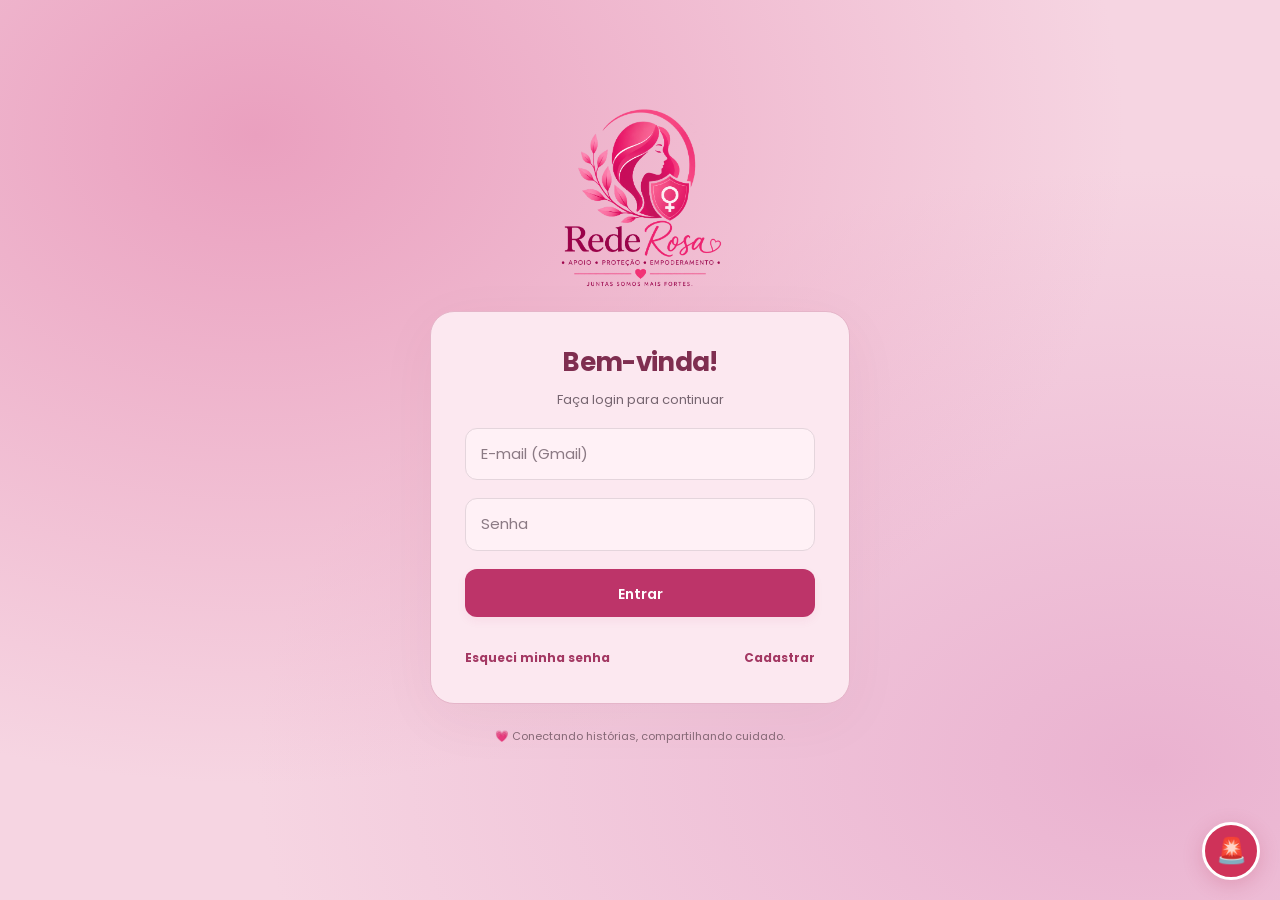
<file: index.html>
<!DOCTYPE html>
<html lang="pt-BR">

<head>

<meta charset="UTF-8">
<meta name="viewport" content="width=device-width, initial-scale=1.0">

<title>Login - Rede Rosa</title>

<link rel="stylesheet" href="css/style.css">

<link href="https://fonts.googleapis.com/css2?family=Poppins:wght@400;600;700&display=swap" rel="stylesheet">

<style>

/* =========================
   RESET
========================= */

* {
    box-sizing: border-box;
    margin: 0;
    padding: 0;
}

/* =========================
   BODY
========================= */

.login-body {
    min-height: 100vh;
    min-height: 100dvh;

    font-family: 'Poppins', sans-serif;

    background: linear-gradient(
        135deg,
        #ffe6eb,
        #ffd6e0
    );

    display: flex;
    justify-content: center;
    align-items: center;

    padding: 20px;
}

/* =========================
   CONTAINER
========================= */

.login-container {
    width: 100%;
    max-width: 380px;

    text-align: center;
}

/* =========================
   LOGO
========================= */

.logo-svg {
    display: flex;
    justify-content: center;
    align-items: center;

    margin-bottom: 15px;
}

.logo-svg svg {
    width: 90px;
    height: 90px;
    max-width: 100%;
}

/* =========================
   CAIXA DE LOGIN
========================= */

.login-box {
    width: 100%;

    background: #fff;

    padding: 30px 25px;

    border-radius: 15px;

    box-shadow:
        0 5px 20px rgba(0, 0, 0, 0.1);
}

/* =========================
   TÍTULO
========================= */

.login-box h2 {
    color: #ff4d6d;

    margin-bottom: 5px;

    font-size: 25px;
    font-weight: 700;
}

/* =========================
   TEXTO
========================= */

.login-box p {
    color: #777;

    font-size: 14px;

    margin-bottom: 5px;
}

/* =========================
   FORMULÁRIO
========================= */

.login-box form {
    width: 100%;
}

/* =========================
   INPUTS
========================= */

.login-input {
    display: block;

    width: 100%;
    height: 46px;

    padding: 12px 14px;

    margin-top: 12px;

    border: 1px solid #ddd;
    border-radius: 8px;

    font-family: 'Poppins', sans-serif;
    font-size: 14px;

    outline: none;

    transition: 0.2s;
}

.login-input:focus {
    border-color: #ff4d6d;

    box-shadow:
        0 0 0 3px rgba(255, 77, 109, 0.12);
}

.login-input::placeholder {
    color: #aaa;
}

/* =========================
   BOTÃO LOGIN
========================= */

.btn-login {
    display: block;

    width: 100%;
    height: 46px;

    padding: 10px 15px;

    margin-top: 15px;

    background: #ff4d6d;

    color: white;

    border: none;
    border-radius: 8px;

    font-family: 'Poppins', sans-serif;
    font-size: 15px;
    font-weight: 600;

    cursor: pointer;

    transition:
        background 0.2s,
        transform 0.1s;
}

.btn-login:hover {
    background: #e6004c;
}

.btn-login:active {
    transform: scale(0.98);
}

/* =========================
   LINKS
========================= */

.login-links {
    margin-top: 15px;

    display: flex;
    justify-content: space-between;
    align-items: center;

    gap: 10px;
}

.login-links a {
    font-size: 12px;

    color: #ff4d6d;

    text-decoration: none;

    transition: 0.2s;
}

.login-links a:hover {
    text-decoration: underline;
}

/* =========================
   RODAPÉ
========================= */

.login-footer {
    margin-top: 15px;

    font-size: 12px;

    color: #999;

    line-height: 1.5;
}

/* =========================
   BOTÃO SOS
========================= */

.sos-btn {
    position: fixed;

    right: 25px;
    bottom: 25px;

    width: 58px;
    height: 58px;

    border: none;
    border-radius: 50%;

    background: #e60000;

    color: white;

    font-size: 25px;

    cursor: pointer;

    box-shadow:
        0 4px 12px rgba(0, 0, 0, 0.25);

    z-index: 1000;

    transition:
        transform 0.2s,
        background 0.2s;
}

.sos-btn:hover {
    background: #c90000;
    transform: scale(1.05);
}

/* =========================
   CELULARES
========================= */

@media (max-width: 480px) {

    .login-body {
        padding: 15px;
    }

    .login-container {
        max-width: 100%;
    }

    .logo-svg {
        margin-bottom: 10px;
    }

    .logo-svg svg {
        width: 75px;
        height: 75px;
    }

    .login-box {
        padding: 25px 18px;

        border-radius: 13px;
    }

    .login-box h2 {
        font-size: 22px;
    }

    .login-box p {
        font-size: 13px;
    }

    .login-input,
    .btn-login {
        height: 45px;
    }

    .login-links a {
        font-size: 11px;
    }

    .login-footer {
        font-size: 11px;

        padding: 0 10px;
    }

    .sos-btn {
        width: 52px;
        height: 52px;

        right: 15px;
        bottom: 15px;

        font-size: 22px;
    }
}

/* =========================
   CELULARES MUITO PEQUENOS
========================= */

@media (max-width: 360px) {

    .login-body {
        padding: 10px;
    }

    .login-box {
        padding: 22px 15px;
    }

    .login-box h2 {
        font-size: 20px;
    }

    .login-links {
        flex-direction: column;
        gap: 8px;
    }

    .login-links a {
        font-size: 12px;
    }

    .sos-btn {
        width: 48px;
        height: 48px;

        right: 12px;
        bottom: 12px;

        font-size: 20px;
    }
}

/* =========================
   TELAS BAIXAS
========================= */

@media (max-height: 650px) {

    .login-body {
        align-items: flex-start;

        padding-top: 20px;
        padding-bottom: 20px;

        overflow-y: auto;
    }

    .logo-svg svg {
        width: 65px;
        height: 65px;
    }

    .logo-svg {
        margin-bottom: 8px;
    }

    .login-box {
        padding: 20px;
    }

    .login-footer {
        margin-top: 10px;
    }
}

</style>

    <link rel="stylesheet" href="css/refresh.css">
</head>

<body class="login-body rr-app">

<div class="login-container">

    <!-- LOGO -->
    <div class="logo-svg rr-auth-brand"><img class="rr-logo" src="assets/logo-rede-rosa-transparente.png" width="1238" height="1271" alt="Rede Rosa — apoio, proteção e empoderamento"></div>


    <!-- CAIXA DE LOGIN -->

    <div class="login-box">

        <h2 id="saudacaoLogin">Bem-vinda!</h2>

        <p>Faça login para continuar</p>

        <form onsubmit="entrar(event)">

            <input
                id="email"
                class="login-input"
                type="email"
                aria-label="E-mail (Gmail)" placeholder="E-mail (Gmail)"
                autocomplete="email"
                required
            >

            <input
                id="senha"
                class="login-input"
                type="password"
                aria-label="Senha" placeholder="Senha"
                autocomplete="current-password"
                required
            >

            <button
                type="submit"
                class="btn-login"
            >
                Entrar
            </button>

        </form>


        <!-- LINKS -->

        <div class="login-links">

            <a href="recuperar-senha.html">
                Esqueci minha senha
            </a>

            <a href="cadastro.html">
                Cadastrar
            </a>

        </div>

    </div>


    <!-- RODAPÉ -->

    <div class="login-footer">
        💗 Conectando histórias, compartilhando cuidado.
    </div>

</div>


<!-- BOTÃO SOS -->

<button
    class="sos-btn"
    onclick="abrirSOS()"
    aria-label="Abrir SOS"
>
    🚨
</button>


<script src="js/usuario.js"></script>
<script src="js/api.js"></script>
<script>

function personalizarSaudacaoLogin() {
    const usuario = RedeRosaUsuario.ler();
    document.getElementById("saudacaoLogin").textContent = usuario?.nome
        ? `Bem-vinda, ${usuario.nome}!`
        : "Bem-vinda!";
}

personalizarSaudacaoLogin();
window.addEventListener("pageshow", personalizarSaudacaoLogin);

async function entrar(event) {
    event.preventDefault();
    const botao = event.target.querySelector('button[type="submit"]');
    if (botao.disabled) return;
    botao.disabled = true; botao.textContent = "Entrando…";
    try {
        const dados = await RedeRosaAPI.request("/login", {
            method: "POST", autenticada: false,
            body: { email: document.getElementById("email").value.trim(), senha: document.getElementById("senha").value }
        });
        const usuario = RedeRosaUsuario.normalizar(dados);
        if (!usuario?.id || !usuario.token) throw new Error("O servidor não confirmou seu acesso. Tente novamente.");
        localStorage.setItem("usuario", JSON.stringify(usuario));
        const voltar = new URLSearchParams(location.search).get("voltar");
        window.location.href = ["checkin.html", "chat.html"].includes(voltar) ? voltar : "home.html";
    } catch (erro) {
        alert(erro.message);
    } finally { botao.disabled = false; botao.textContent = "Entrar"; }
}

function abrirSOS() {

    window.location.href = "sos.html";

}

</script>

</body>

</html>
</file>
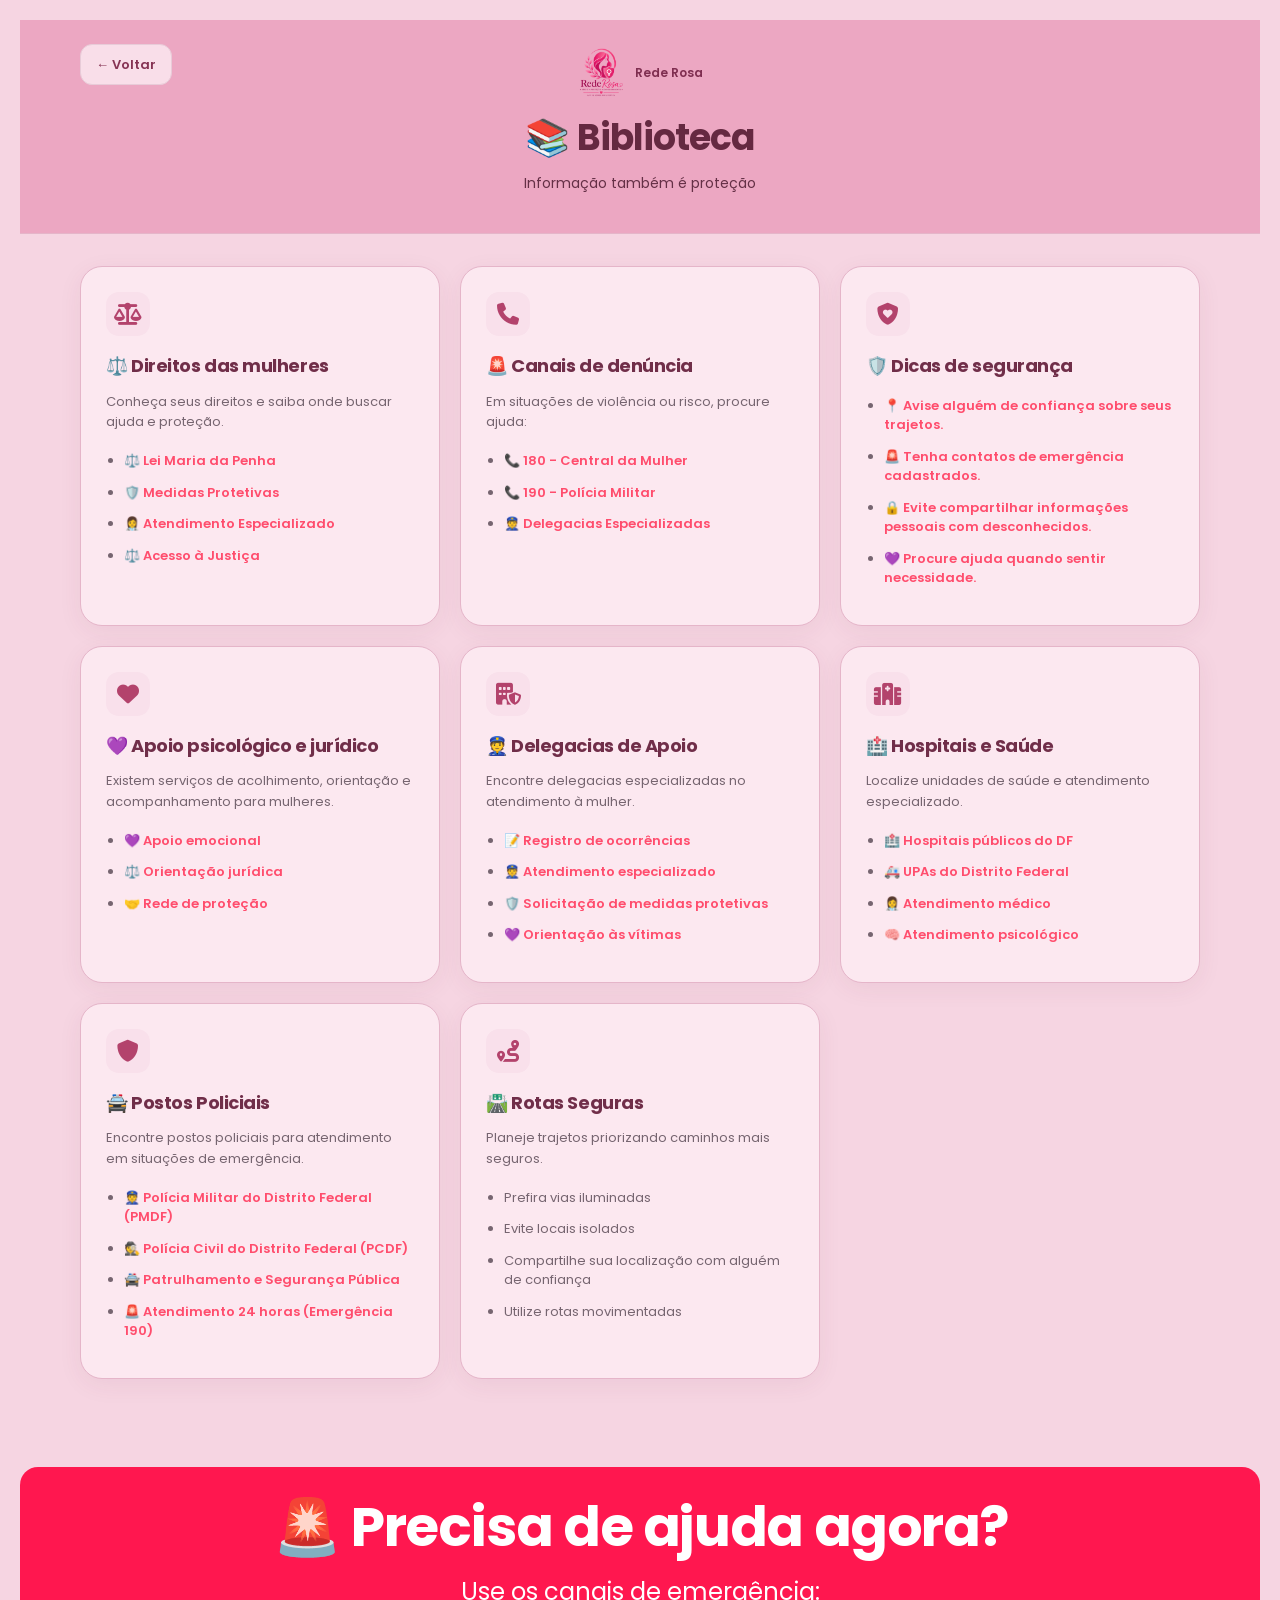
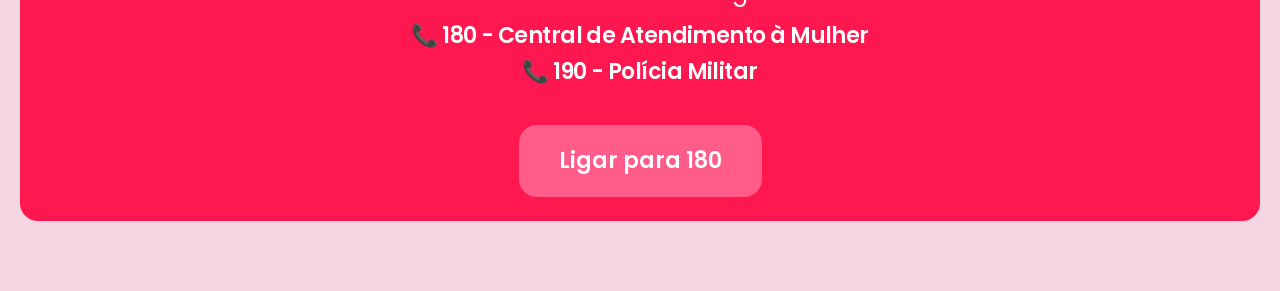
<file: biblioteca.html>
<!DOCTYPE html>
<html lang="pt-BR">

<head>

<meta charset="UTF-8">
<meta name="viewport" content="width=device-width, initial-scale=1.0">

<title>Biblioteca - Rede Rosa</title>

<link rel="stylesheet" href="css/style.css">

<link href="https://fonts.googleapis.com/css2?family=Poppins:wght@400;600;700&display=swap" rel="stylesheet">

<link rel="stylesheet"
href="https://cdnjs.cloudflare.com/ajax/libs/font-awesome/6.5.1/css/all.min.css">

    <link rel="stylesheet" href="css/refresh.css">
</head>

<body class="biblioteca-body rr-app">
    <a class="rr-skip" href="#conteudo">Pular para o conteúdo</a>

<header class="biblioteca-header">
<a class="rr-page-brand" href="home.html" aria-label="Rede Rosa — voltar ao início"><img class="rr-logo" src="assets/logo-rede-rosa-transparente.png" width="1238" height="1271" alt=""><span>Rede Rosa</span></a>

<a href="home.html" class="voltar">
← Voltar
</a>

<h1>📚 Biblioteca</h1>

<p>Informação também é proteção</p>

</header>

<main id="conteudo" class="biblioteca-container">

<!-- Direitos -->
<div class="biblioteca-card">

<i class="fa-solid fa-scale-balanced"></i>

<h2>⚖️ Direitos das mulheres</h2>

<p>
Conheça seus direitos e saiba onde buscar ajuda e proteção.
</p>

<ul>

    <li>
        <a href="https://www.planalto.gov.br/ccivil_03/_ato2004-2006/2006/lei/l11340.htm"
           target="_blank"
           style="color:#ff4d6d; text-decoration:none; font-weight:600;">
            ⚖️ Lei Maria da Penha
        </a>
    </li>
    
    <li>
        <a href="https://www.cnj.jus.br/programas-e-acoes/violencia-contra-a-mulher/"
           target="_blank"
           style="color:#ff4d6d; text-decoration:none; font-weight:600;">
            🛡️ Medidas Protetivas
        </a>
    </li>
    
    <li>
        <a href="https://www.gov.br/mulheres"
           target="_blank"
           style="color:#ff4d6d; text-decoration:none; font-weight:600;">
            👩‍⚕️ Atendimento Especializado
        </a>
    </li>
    
    <li>
        <a href="https://www.dpu.def.br"
           target="_blank"
           style="color:#ff4d6d; text-decoration:none; font-weight:600;">
            ⚖️ Acesso à Justiça
        </a>
    </li>
    
    </ul>

</div>

<!-- Canais -->
<div class="biblioteca-card">

<i class="fa-solid fa-phone"></i>

<h2>🚨 Canais de denúncia</h2>

<p>
Em situações de violência ou risco, procure ajuda:
</p>

<ul>

    <li>
    <a href="https://www.gov.br/mulheres/pt-br/ligue180"
    target="_blank"
    style="color:#ff4d6d; text-decoration:none; font-weight:600;">
    📞 180 - Central da Mulher
    </a>
    </li>
    
    <li>
    <a href="https://www.gov.br/pt-br/servicos/registrar-boletim-de-ocorrencia"
    target="_blank"
    style="color:#ff4d6d; text-decoration:none; font-weight:600;">
    📞 190 - Polícia Militar
    </a>
    </li>
    
    <li>
    <a href="https://www.gov.br/mulheres/pt-br/ligue180"
    target="_blank"
    style="color:#ff4d6d; text-decoration:none; font-weight:600;">
    👮 Delegacias Especializadas
    </a>
    </li>
    
    </ul>

</div>

<!-- Dicas -->
<div class="biblioteca-card">

<i class="fa-solid fa-shield-heart"></i>

<h2>🛡️ Dicas de segurança</h2>

<ul>

    <li>
    <a href="https://www.gov.br/mulheres/pt-br/central-de-conteudos/publicacoes"
    target="_blank"
    style="color:#ff4d6d; text-decoration:none; font-weight:600;">
    📍 Avise alguém de confiança sobre seus trajetos.
    </a>
    </li>
    
    <li>
        <a href="sos.html"
        style="color:#ff4d6d; text-decoration:none; font-weight:600;">
        🚨 Tenha contatos de emergência cadastrados.
        </a>
        </li>
    
    <li>
    <a href="https://www.gov.br/pf/pt-br/assuntos/combate-a-crimes-ciberneticos/cartilhas-de-seguranca-da-informacao"
    target="_blank"
    style="color:#ff4d6d; text-decoration:none; font-weight:600;">
    🔒 Evite compartilhar informações pessoais com desconhecidos.
    </a>
    </li>
    
    <li>
    <a href="https://www.gov.br/mulheres/pt-br/central-de-conteudos/publicacoes"
    target="_blank"
    style="color:#ff4d6d; text-decoration:none; font-weight:600;">
    💜 Procure ajuda quando sentir necessidade.
    </a>
    </li>
    
    </ul>

</div>

<!-- Apoio -->
<div class="biblioteca-card">

<i class="fa-solid fa-heart"></i>

<h2>💜 Apoio psicológico e jurídico</h2>

<p>
Existem serviços de acolhimento, orientação e acompanhamento para mulheres.
</p>

<ul>

    <li>
    <a href="https://www.gov.br/mulheres"
    target="_blank"
    style="color:#ff4d6d; text-decoration:none; font-weight:600;">
    💜 Apoio emocional
    </a>
    </li>
    
    <li>
    <a href="https://www.dpu.def.br"
    target="_blank"
    style="color:#ff4d6d; text-decoration:none; font-weight:600;">
    ⚖️ Orientação jurídica
    </a>
    </li>
    
    <li>
    <a href="https://www.gov.br/mulheres"
    target="_blank"
    style="color:#ff4d6d; text-decoration:none; font-weight:600;">
    🤝 Rede de proteção
    </a>
    </li>
    
    </ul>

</div>

<!-- Delegacias -->
<div class="biblioteca-card">

<i class="fa-solid fa-building-shield"></i>

<h2>👮 Delegacias de Apoio</h2>

<p>
Encontre delegacias especializadas no atendimento à mulher.
</p>

<ul>

    <li>
        <a href="ocorrencias.html"
        style="color:#ff4d6d; text-decoration:none; font-weight:600;">
        📝 Registro de ocorrências
        </a>
        </li>
    
    <li>
    <a href="https://www.observamulher.df.gov.br/rede-de-enfrentamento/"
    target="_blank"
    style="color:#ff4d6d; text-decoration:none; font-weight:600;">
    👮 Atendimento especializado
    </a>
    </li>
    
    <li>
    <a href="https://www.tjdft.jus.br/informacoes/cidadania/nucleo-judiciario-da-mulher/o-nucleo-judiciario-da-mulher/como-pedir-medidas-protetivas-de-urgencia"
    target="_blank"
    style="color:#ff4d6d; text-decoration:none; font-weight:600;">
    🛡️ Solicitação de medidas protetivas
    </a>
    </li>
    
    <li>
    <a href="https://www.mulher.df.gov.br/ceams"
    target="_blank"
    style="color:#ff4d6d; text-decoration:none; font-weight:600;">
    💜 Orientação às vítimas
    </a>
    </li>
    
    </ul>

</div>

<!-- Hospitais -->
<div class="biblioteca-card">

<i class="fa-solid fa-hospital"></i>

<h2>🏥 Hospitais e Saúde</h2>

<p>
Localize unidades de saúde e atendimento especializado.
</p>

<ul>

    <li>
    <a href="https://www.saude.df.gov.br/atendimento-2"
    target="_blank"
    style="color:#ff4d6d; text-decoration:none; font-weight:600;">
    🏥 Hospitais públicos do DF
    </a>
    </li>
    
    <li>
    <a href="https://saude.df.gov.br/upa-24h"
    target="_blank"
    style="color:#ff4d6d; text-decoration:none; font-weight:600;">
    🚑 UPAs do Distrito Federal
    </a>
    </li>
    
    <li>
    <a href="https://www.saude.df.gov.br/atendimento-2"
    target="_blank"
    style="color:#ff4d6d; text-decoration:none; font-weight:600;">
    👩‍⚕️ Atendimento médico
    </a>
    </li>
    
    <li>
    <a href="https://www.saude.df.gov.br/saude-mental"
    target="_blank"
    style="color:#ff4d6d; text-decoration:none; font-weight:600;">
    🧠 Atendimento psicológico
    </a>
    </li>
    
    </ul>

</div>

<!-- Postos Policiais -->
<div class="biblioteca-card">

<i class="fa-solid fa-shield"></i>

<h2>🚔 Postos Policiais</h2>

<p>
Encontre postos policiais para atendimento em situações de emergência.
</p>

<ul>

    <li>
    <a href="https://portal.pm.df.gov.br/"
    target="_blank"
    style="color:#ff4d6d; text-decoration:none; font-weight:600;">
    👮 Polícia Militar do Distrito Federal (PMDF)
    </a>
    </li>
    
    <li>
    <a href="https://www.pcdf.df.gov.br/"
    target="_blank"
    style="color:#ff4d6d; text-decoration:none; font-weight:600;">
    🕵️ Polícia Civil do Distrito Federal (PCDF)
    </a>
    </li>
    
    <li>
    <a href="https://ssp.df.gov.br/"
    target="_blank"
    style="color:#ff4d6d; text-decoration:none; font-weight:600;">
    🚔 Patrulhamento e Segurança Pública
    </a>
    </li>
    
    <li>
    <a href="https://portal.pm.df.gov.br/atendimentos-emergenciais/"
    target="_blank"
    style="color:#ff4d6d; text-decoration:none; font-weight:600;">
    🚨 Atendimento 24 horas (Emergência 190)
    </a>
    </li>
    
    </ul>

</div>

<!-- Rotas -->
<div class="biblioteca-card">

<i class="fa-solid fa-route"></i>

<h2>🛣️ Rotas Seguras</h2>

<p>
Planeje trajetos priorizando caminhos mais seguros.
</p>

<ul>
<li>Prefira vias iluminadas</li>
<li>Evite locais isolados</li>
<li>Compartilhe sua localização com alguém de confiança</li>
<li>Utilize rotas movimentadas</li>
</ul>

</div>

</main>

<div class="biblioteca-emergencia">

<h2>🚨 Precisa de ajuda agora?</h2>

<p>Use os canais de emergência:</p>

<h3>📞 180 - Central de Atendimento à Mulher</h3>

<h3>📞 190 - Polícia Militar</h3>

<a href="tel:180" class="botao-emergencia">
Ligar para 180
</a>

</div>

</body>
</html>
</file>
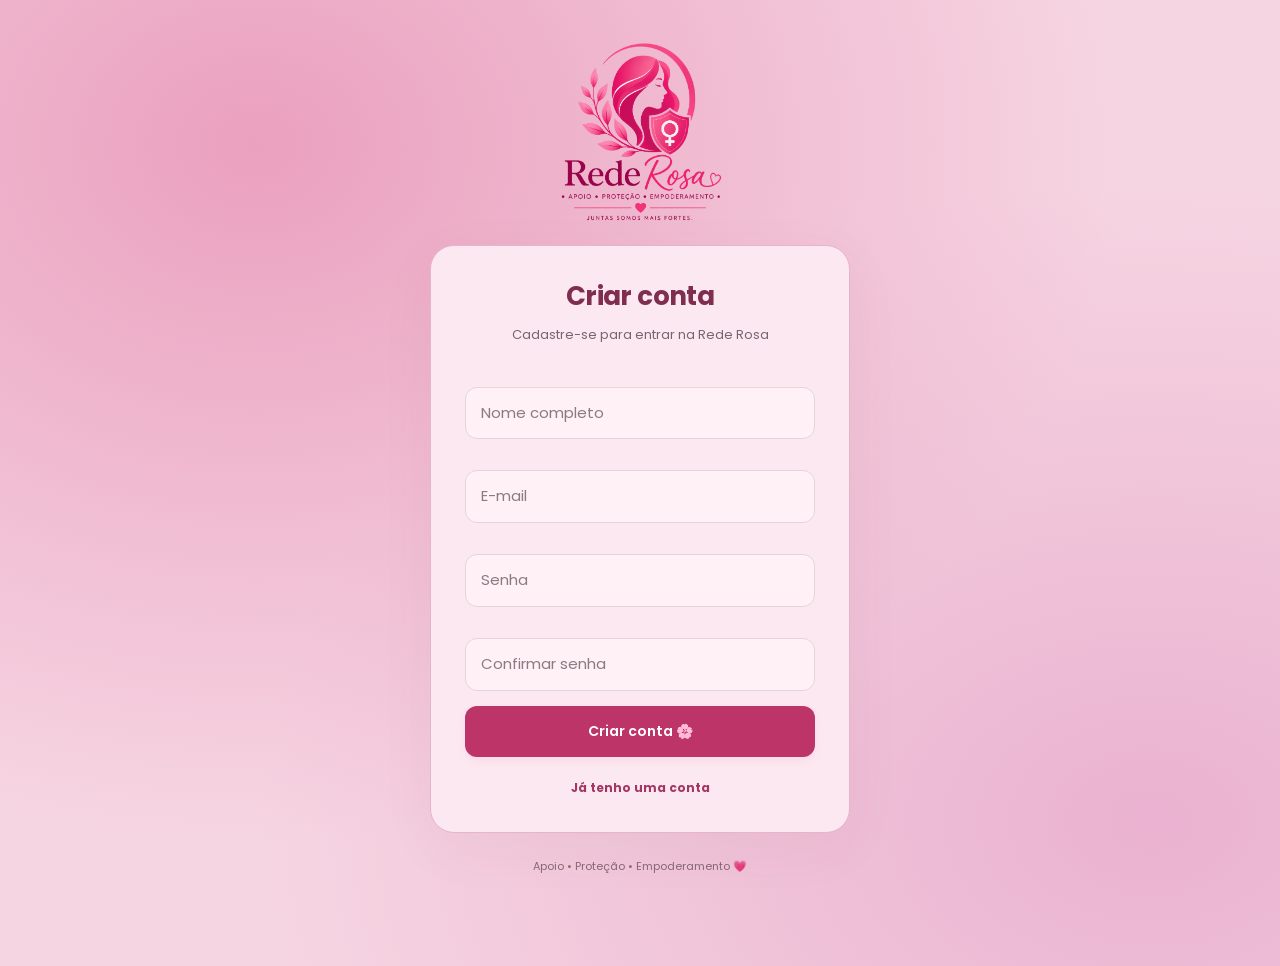
<file: cadastro.html>
<!DOCTYPE html>
<html lang="pt-BR">

<head>

<meta charset="UTF-8">

<meta name="viewport" content="width=device-width, initial-scale=1.0">

<title>Rede Rosa - Cadastro</title>


<link rel="stylesheet" href="css/style.css">


<link href="https://fonts.googleapis.com/css2?family=Poppins:wght@400;600;700&display=swap" rel="stylesheet">


    <link rel="stylesheet" href="css/refresh.css">
</head>


<body class="cadastro-body rr-app">



<div class="cadastro-container">



<div class="cadastro-logo rr-auth-brand"><img class="rr-logo" src="assets/logo-rede-rosa-transparente.png" width="1238" height="1271" alt="Rede Rosa — apoio, proteção e empoderamento"></div>





<div class="cadastro-box">


<h2>Criar conta</h2>


<p>
Cadastre-se para entrar na Rede Rosa
</p>





<form onsubmit="cadastrar(event)">





<input

id="nome"

class="cadastro-input"

type="text"

aria-label="Nome completo" placeholder="Nome completo"

required>





<input

id="email"

class="cadastro-input"

type="email"

aria-label="E-mail" placeholder="E-mail"

required>





<input

id="senha"

class="cadastro-input"

type="password"

aria-label="Senha" placeholder="Senha"

required>





<input

id="confirmar"

class="cadastro-input"

type="password"

aria-label="Confirmar senha" placeholder="Confirmar senha"

required>





<button 
type="submit"
class="cadastro-btn">

Criar conta 🌸

</button>





</form>






<div class="cadastro-links">


<a href="index.html">

Já tenho uma conta

</a>


</div>




</div>






<div class="cadastro-footer">

Apoio • Proteção • Empoderamento 💗

</div>




</div>










<script src="js/api.js"></script>

<script>

async function cadastrar(event) {

    event.preventDefault();

    const nome = document.getElementById("nome").value.trim();
    const email = document.getElementById("email").value.trim();
    const senha = document.getElementById("senha").value;
    const confirmar = document.getElementById("confirmar").value;

    const botao = event.target.querySelector('button[type="submit"]');

    if (senha !== confirmar) {
        alert("As senhas não são iguais!");
        return;
    }

    if (!nome || !email || !senha) {
        alert("Preencha todos os campos!");
        return;
    }

    if (botao.disabled) return;

    botao.disabled = true;
    botao.textContent = "Cadastrando...";

    try {

        await RedeRosaAPI.request("/usuarias/cadastro", {
            method: "POST",
            autenticada: false,
            body: {
                nome: nome,
                email: email,
                senha: senha
            }
        });

        alert("Cadastro realizado com sucesso 🌸");

        window.location.href = "index.html";

    } catch (erro) {

        alert(erro.message);

    } finally {

        botao.disabled = false;
        botao.textContent = "Criar conta 🌸";

    }
}

</script>

</body>

</html>
</file>
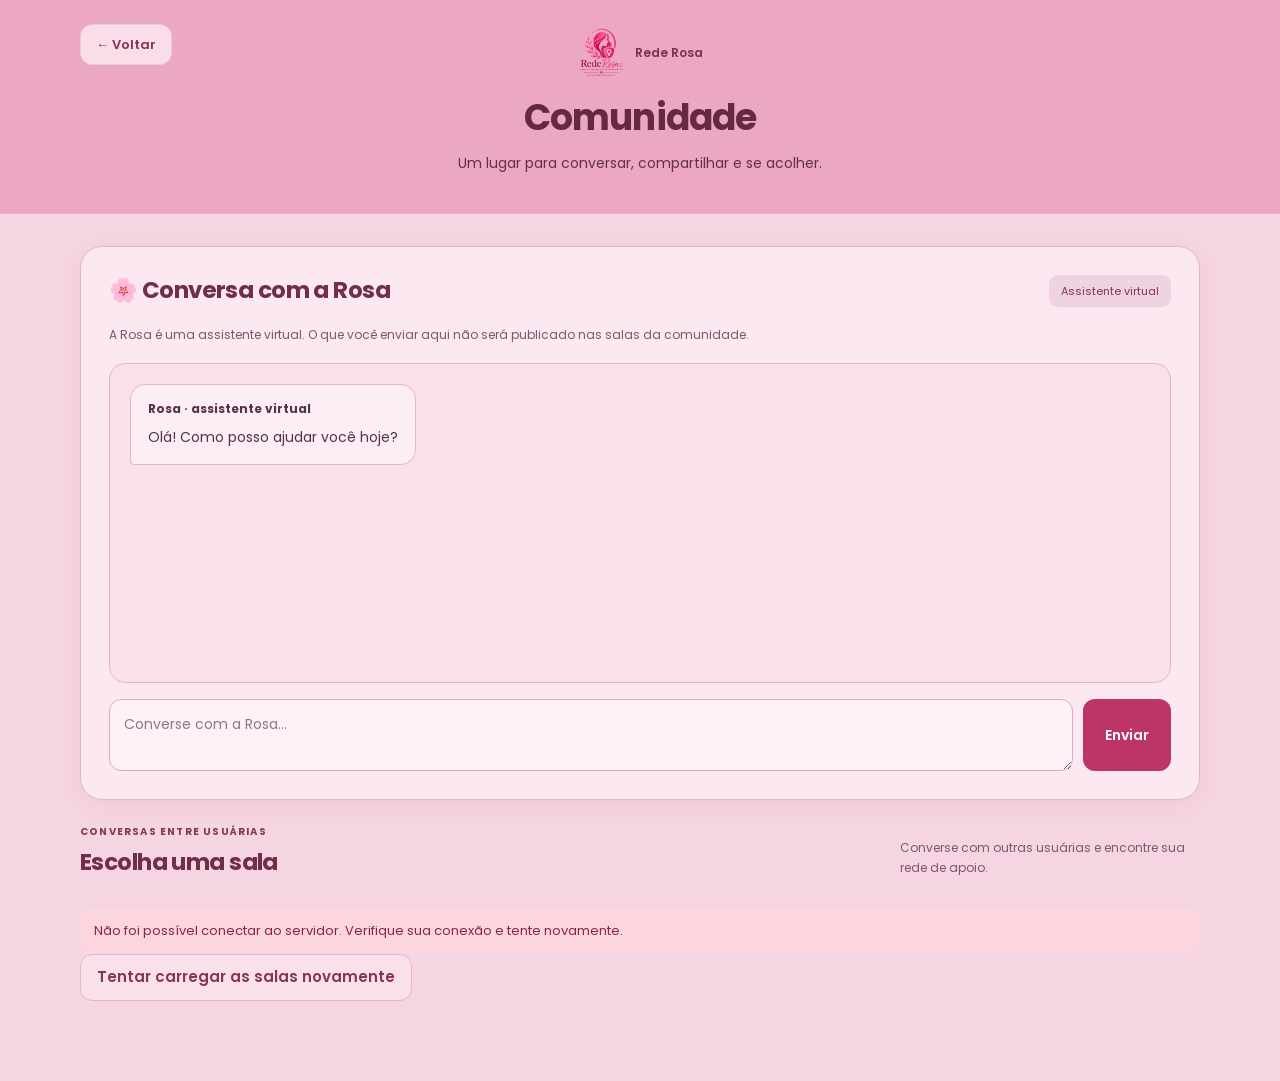
<file: chat.html>
<!DOCTYPE html>
<html lang="pt-BR">
<head>
<meta charset="UTF-8"><meta name="viewport" content="width=device-width,initial-scale=1"><meta name="theme-color" content="#bd3469">
<title>Comunidade • Rede Rosa</title>
<link rel="stylesheet" href="css/style.css"><link rel="stylesheet" href="css/refresh.css"><link rel="stylesheet" href="css/comunidade.css?v=2">
<link href="https://fonts.googleapis.com/css2?family=Poppins:wght@400;500;600;700&display=swap" rel="stylesheet">
<script src="js/usuario.js" defer></script><script src="js/api.js" defer></script><script src="js/comunidade.js?v=2" defer></script>
</head>
<body class="comunidade-body rr-app rr-comunidade">
<a class="rr-skip" href="#conteudo">Pular para o conteúdo</a>
<header class="comunidade-header"><a class="rr-page-brand" href="home.html"><img class="rr-logo" src="assets/logo-rede-rosa-transparente.png" width="1238" height="1271" alt="Logo Rede Rosa"><span>Rede Rosa</span></a><a href="home.html" class="voltar">← Voltar</a><h1>Comunidade</h1><p>Um lugar para conversar, compartilhar e se acolher.</p></header>
<main id="conteudo" class="comunidade-container">
<section class="chat-card rosa-area" aria-labelledby="tituloRosa"><div class="cabecalho-rosa"><h2 id="tituloRosa">🌸 Conversa com a Rosa</h2><span class="selo-pessoas">Assistente virtual</span></div><p>A Rosa é uma assistente virtual. O que você enviar aqui não será publicado nas salas da comunidade.</p><div id="mensagensRosa" class="mensagens mensagens-rosa" role="log" aria-live="polite"><article class="mensagem outra"><strong>Rosa · assistente virtual</strong><p>Olá! Como posso ajudar você hoje?</p></article></div><form id="formRosa" class="form-mensagem"><label for="textoRosa" class="sr-only">Mensagem para a assistente Rosa</label><textarea id="textoRosa" maxlength="2000" rows="2" placeholder="Converse com a Rosa…" required></textarea><button id="enviarRosa" type="submit">Enviar</button></form><p id="avisoRosa" class="aviso-conversa" role="status" aria-live="polite"></p></section>
<section class="salas-comunidade" aria-labelledby="tituloSalas"><div class="titulo-salas"><div><p class="comunidade-eyebrow">CONVERSAS ENTRE USUÁRIAS</p><h2 id="tituloSalas">Escolha uma sala</h2></div><p>Converse com outras usuárias e encontre sua rede de apoio.</p></div><div id="listaSalas" class="lista-salas" role="group" aria-label="Salas de conversa"><p>Carregando as salas…</p></div><p id="erroSalas" class="aviso-conversa erro" role="status" aria-live="polite"></p><button id="recarregarSalas" class="botao-secundario" type="button" hidden>Tentar carregar as salas novamente</button></section>
<section id="painelComunidade" class="chat-card conversa-comunidade" aria-labelledby="tituloConversa" hidden>
<div class="cabecalho-conversa"><div><p class="comunidade-eyebrow">VOCÊ ESTÁ NA SALA</p><h2 id="tituloConversa">Apoio emocional</h2><p id="descricaoSala">Um espaço para conversar, ouvir e acolher.</p></div><div class="acoes-cabecalho-sala"><span class="selo-pessoas">Entre usuárias</span><button id="fecharConversa" class="botao-secundario" type="button">Fechar conversa</button></div></div>
<div id="acessoComunidade" class="acesso-comunidade" hidden><h3>Entre para participar da conversa</h3><p>As salas são compartilhadas com outras usuárias cadastradas. As mensagens ficam salvas para você continuar depois.</p><a href="index.html?voltar=chat.html" class="entrar-comunidade">Entrar na minha conta</a></div>
<div id="areaConversa"><div class="linha-atualizacao"><span id="conexaoSala" class="conexao-sala" role="status" aria-live="polite">Carregando a conversa…</span><button id="atualizarSala" type="button">Atualizar</button></div><button id="carregarAnteriores" class="historico-anterior" type="button" hidden>Carregar mensagens anteriores</button><div id="mensagens" class="mensagens" role="log" aria-label="Mensagens da sala" aria-live="polite" aria-relevant="additions" tabindex="0"><p class="conversa-vazia">Aguarde enquanto carregamos as mensagens.</p></div><button id="novasMensagens" class="novas-mensagens" type="button" hidden>Novas mensagens ↓</button>
<form id="formMensagem" class="form-mensagem"><label for="texto" class="sr-only">Mensagem para a sala</label><textarea id="texto" rows="2" maxlength="2000" placeholder="Escreva para as outras usuárias…" aria-describedby="ajudaMensagem contadorMensagem" required disabled></textarea><button id="enviarMensagem" type="submit" disabled>Enviar →</button><div class="rodape-editor"><span id="ajudaMensagem">Enter envia · Shift + Enter quebra a linha</span><span id="contadorMensagem">0 / 2.000</span></div></form></div>
<p id="avisoConversa" class="aviso-conversa" role="status" aria-live="polite"></p><p class="combinado-sala">Seu primeiro nome aparece nas mensagens. Converse com respeito e compartilhe apenas o que você se sentir à vontade para contar.</p>
</section>

</main>
<dialog id="dialogDenuncia" class="dialog-denuncia" aria-labelledby="tituloDenuncia"><form id="formDenuncia"><h2 id="tituloDenuncia">Denunciar mensagem</h2><p id="resumoDenuncia"></p><label for="motivoDenuncia">O que aconteceu?</label><textarea id="motivoDenuncia" rows="4" maxlength="500" placeholder="Descreva o motivo da denúncia" required></textarea><p id="avisoDenuncia" class="aviso-conversa" role="status" aria-live="polite"></p><div class="acoes-denuncia"><button id="cancelarDenuncia" class="botao-secundario" type="button">Cancelar</button><button id="enviarDenuncia" type="submit">Registrar denúncia</button></div></form></dialog>
</body></html>
</file>
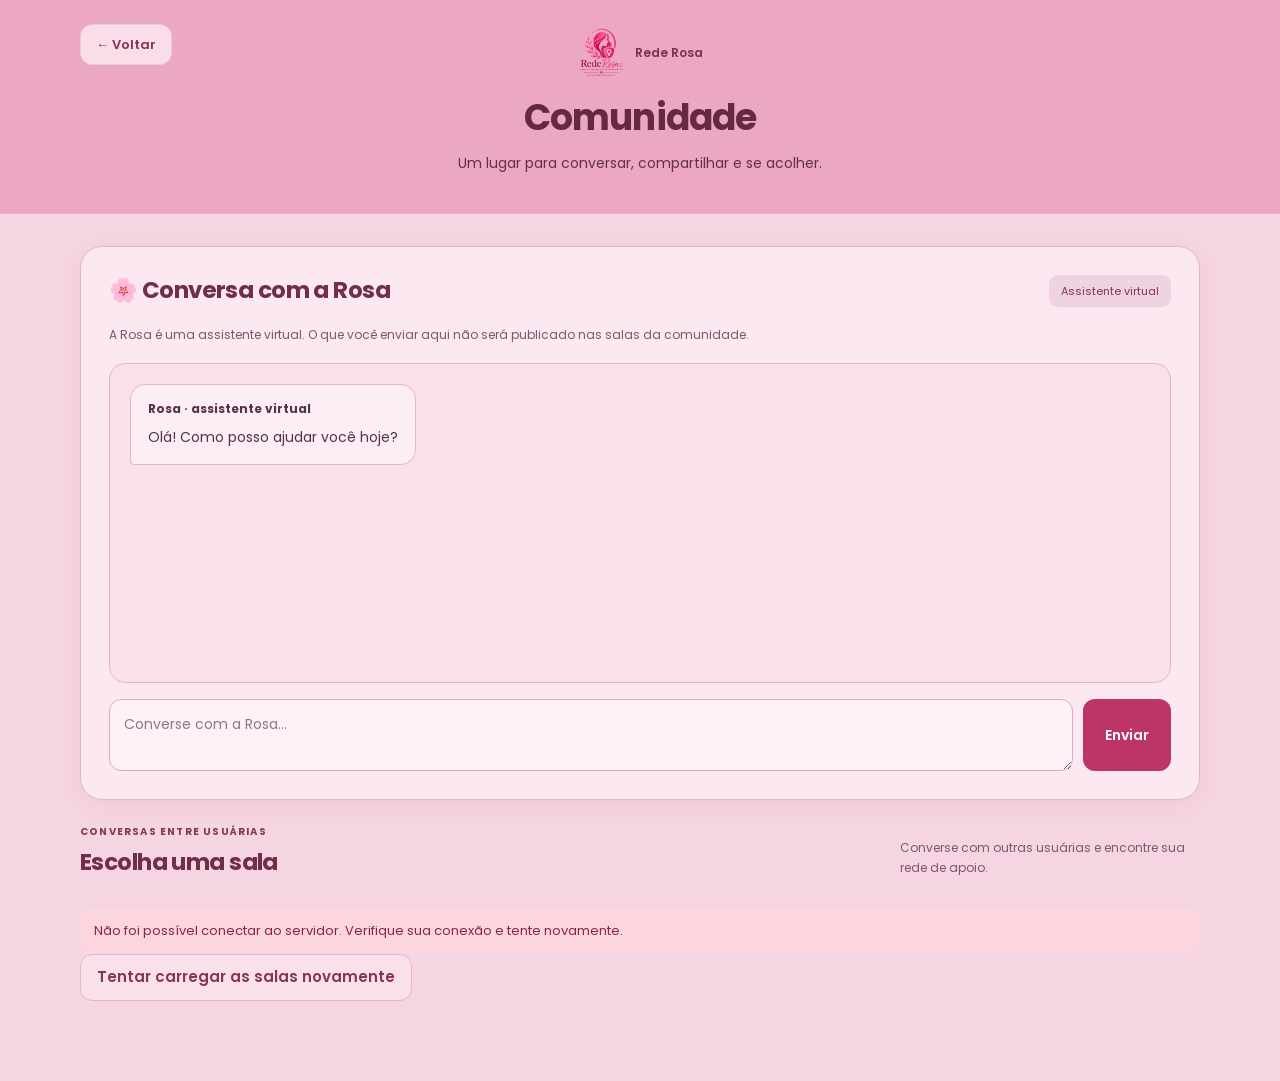
<file: comunidade.html>
<!DOCTYPE html>
<html lang="pt-BR"><head><meta charset="UTF-8"><meta name="viewport" content="width=device-width,initial-scale=1"><meta http-equiv="refresh" content="0;url=chat.html"><title>Comunidade • Rede Rosa</title></head><body><p><a href="chat.html">Abrir as salas da Comunidade Rede Rosa</a></p></body></html>
</file>
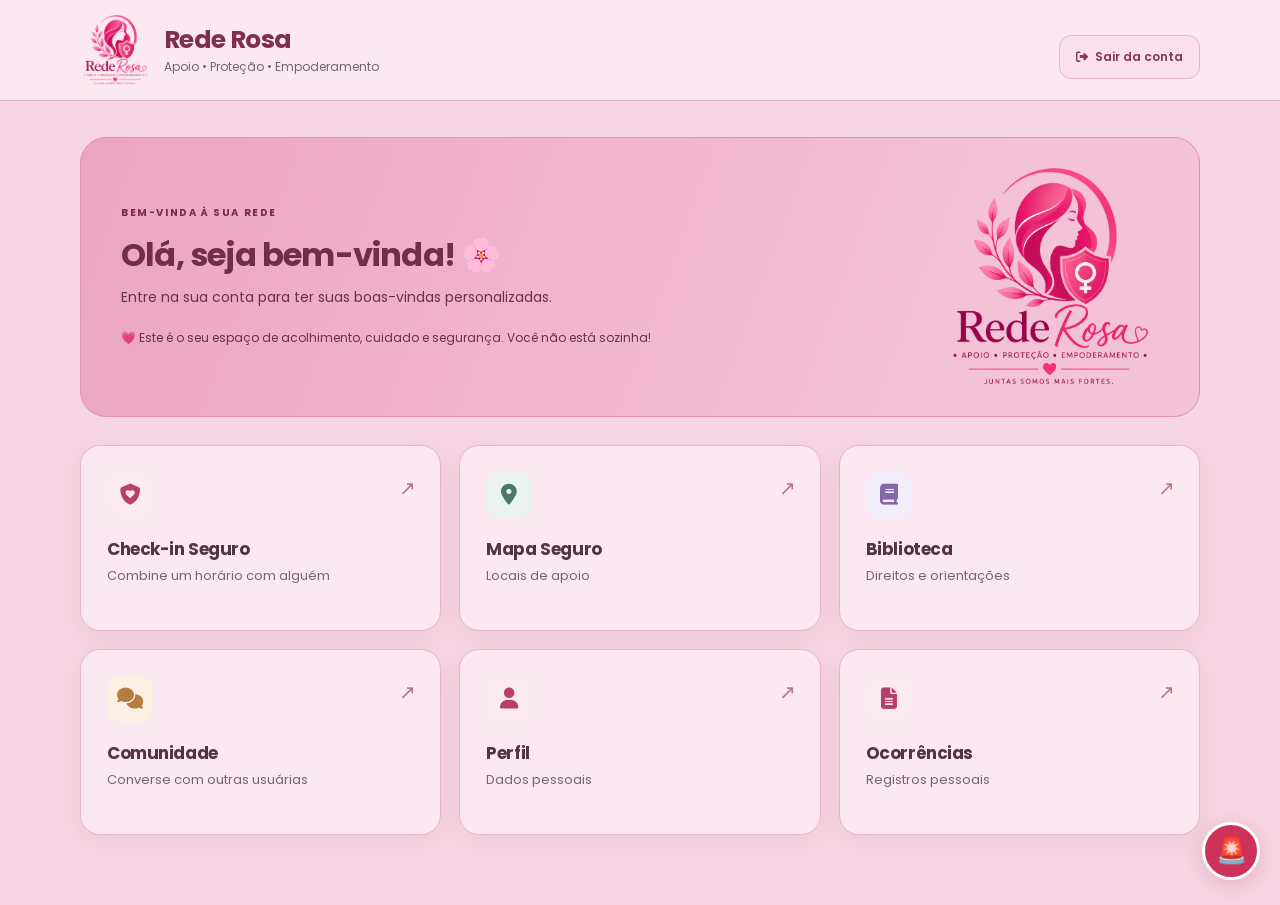
<file: home.html>
<!DOCTYPE html>
<html lang="pt-BR">

<head>
    <meta charset="UTF-8">
    <meta name="viewport" content="width=device-width, initial-scale=1.0">

    <title>Rede Rosa - Início</title>

    <link rel="stylesheet" href="css/style.css">

    <link href="https://fonts.googleapis.com/css2?family=Poppins:wght@300;400;500;600;700&display=swap"
        rel="stylesheet">

    <link rel="stylesheet"
        href="https://cdnjs.cloudflare.com/ajax/libs/font-awesome/6.5.1/css/all.min.css">
    <link rel="stylesheet" href="css/refresh.css">
</head>

<body class="home-body rr-app">
    <a class="rr-skip" href="#conteudo">Pular para o conteúdo</a>

    <!-- CABEÇALHO -->
    <header class="topo">
        <div class="rr-home-brand">
            <a class="rr-home-logo" href="home.html" aria-label="Rede Rosa — início"><img class="rr-logo" src="assets/logo-rede-rosa-transparente.png" width="1238" height="1271" alt=""></a>
            <div class="rr-brand-copy">
                <h1>Rede Rosa</h1>
                <p>Apoio • Proteção • Empoderamento</p>
            </div>
        </div>
        
<!-- BOTÃO SAIR DA CONTA -->
<div class="area-sair">
    <button
        type="button"
        class="btn-sair"
        onclick="sairDaConta()">

        <i class="fa-solid fa-right-from-bracket"></i>
        Sair da conta

    </button>
</div>

    </header>

    <!-- MENSAGEM DE BOAS-VINDAS PERSONALIZADA -->
    <section class="boas-vindas">
<div class="rr-welcome-copy">

        <h2 id="mensagemBoasVindas">
            Olá, seja bem-vinda! 🌸
        </h2>

        <p id="mensagemAcolhimento">
            Como podemos ajudar você hoje?
        </p>

        <p class="mensagem-carinho">
            💗 Este é o seu espaço de acolhimento, cuidado e segurança.
            Você não está sozinha!
        </p>

    </div>
<img class="rr-logo rr-welcome-logo" src="assets/logo-rede-rosa-transparente.png" width="1238" height="1271" alt="Rede Rosa — apoio, proteção e empoderamento">
</section>

    <!-- MENU PRINCIPAL -->
    <main id="conteudo" class="cards">

        <!-- CHECK-IN -->
        <a href="checkin.html" class="card">
            <i class="fa-solid fa-shield-heart"></i>
            <h3>Check-in Seguro</h3>
            <p>Combine um horário com alguém</p>
        </a>

        <!-- MAPA -->
        <a href="mapa.html" class="card">
            <i class="fa-solid fa-location-dot"></i>
            <h3>Mapa Seguro</h3>
            <p>Locais de apoio</p>
        </a>

        <!-- BIBLIOTECA -->
        <a href="biblioteca.html" class="card">
            <i class="fa-solid fa-book"></i>
            <h3>Biblioteca</h3>
            <p>Direitos e orientações</p>
        </a>

        <!-- COMUNIDADE -->
        <a href="chat.html" class="card">
            <i class="fa-solid fa-comments"></i>
            <h3>Comunidade</h3>
            <p>Converse com outras usuárias</p>
        </a>

        <!-- PERFIL -->
        <a href="perfil.html" class="card">
            <i class="fa-solid fa-user"></i>
            <h3>Perfil</h3>
            <p>Dados pessoais</p>
        </a>

        <!-- OCORRÊNCIAS -->
        <a href="ocorrencias.html" class="card">
            <i class="fa-solid fa-file-lines"></i>
            <h3>Ocorrências</h3>
            <p>Registros pessoais</p>
        </a>

    </main>

    <!-- BOTÃO SOS -->
    <button
        type="button"
        class="sos-btn"
        onclick="abrirSOS()"
        aria-label="Abrir SOS">

        🚨

    </button>

    <script src="js/usuario.js"></script>
    <script>
        // ========================================
        // BOAS-VINDAS PERSONALIZADAS
        // ========================================

        function personalizarBoasVindas() {
            const usuario = RedeRosaUsuario.ler();
            const titulo = document.getElementById("mensagemBoasVindas");
            const mensagem = document.getElementById("mensagemAcolhimento");
            titulo.textContent = usuario?.nome
                ? `Olá, ${usuario.nome}! 🌸`
                : "Olá, seja bem-vinda! 🌸";
            mensagem.textContent = usuario?.nome
                ? "Seja bem-vinda à sua rede de cuidado e proteção. Como podemos ajudar hoje?"
                : usuario
                    ? "Adicione seu nome no Perfil para personalizar suas boas-vindas."
                    : "Entre na sua conta para ter suas boas-vindas personalizadas.";
        }

        window.addEventListener("pageshow", personalizarBoasVindas);
        window.addEventListener("storage", event => {
            if (event.key === "usuario" || event.key === null) personalizarBoasVindas();
        });

        // ========================================
        // CHECK-IN SEGURO
        // ========================================

        // ========================================
        // BOTÃO SOS
        // ========================================

        function abrirSOS() {
            window.location.href = "sos.html";
        }


        // ========================================
        // INICIALIZAÇÃO DA PÁGINA
        // ========================================

        personalizarBoasVindas();


        function sairDaConta() {
    const confirmarSaida = confirm(
        "Deseja realmente sair da sua conta? 💗"
    );

    if (!confirmarSaida) {
        return;
    }

    // Remove os dados de login da usuária.
    localStorage.removeItem("usuario");

    // Retorna à tela de login.
    window.location.href = "index.html";
}

    </script>

</body>
</html>
</file>
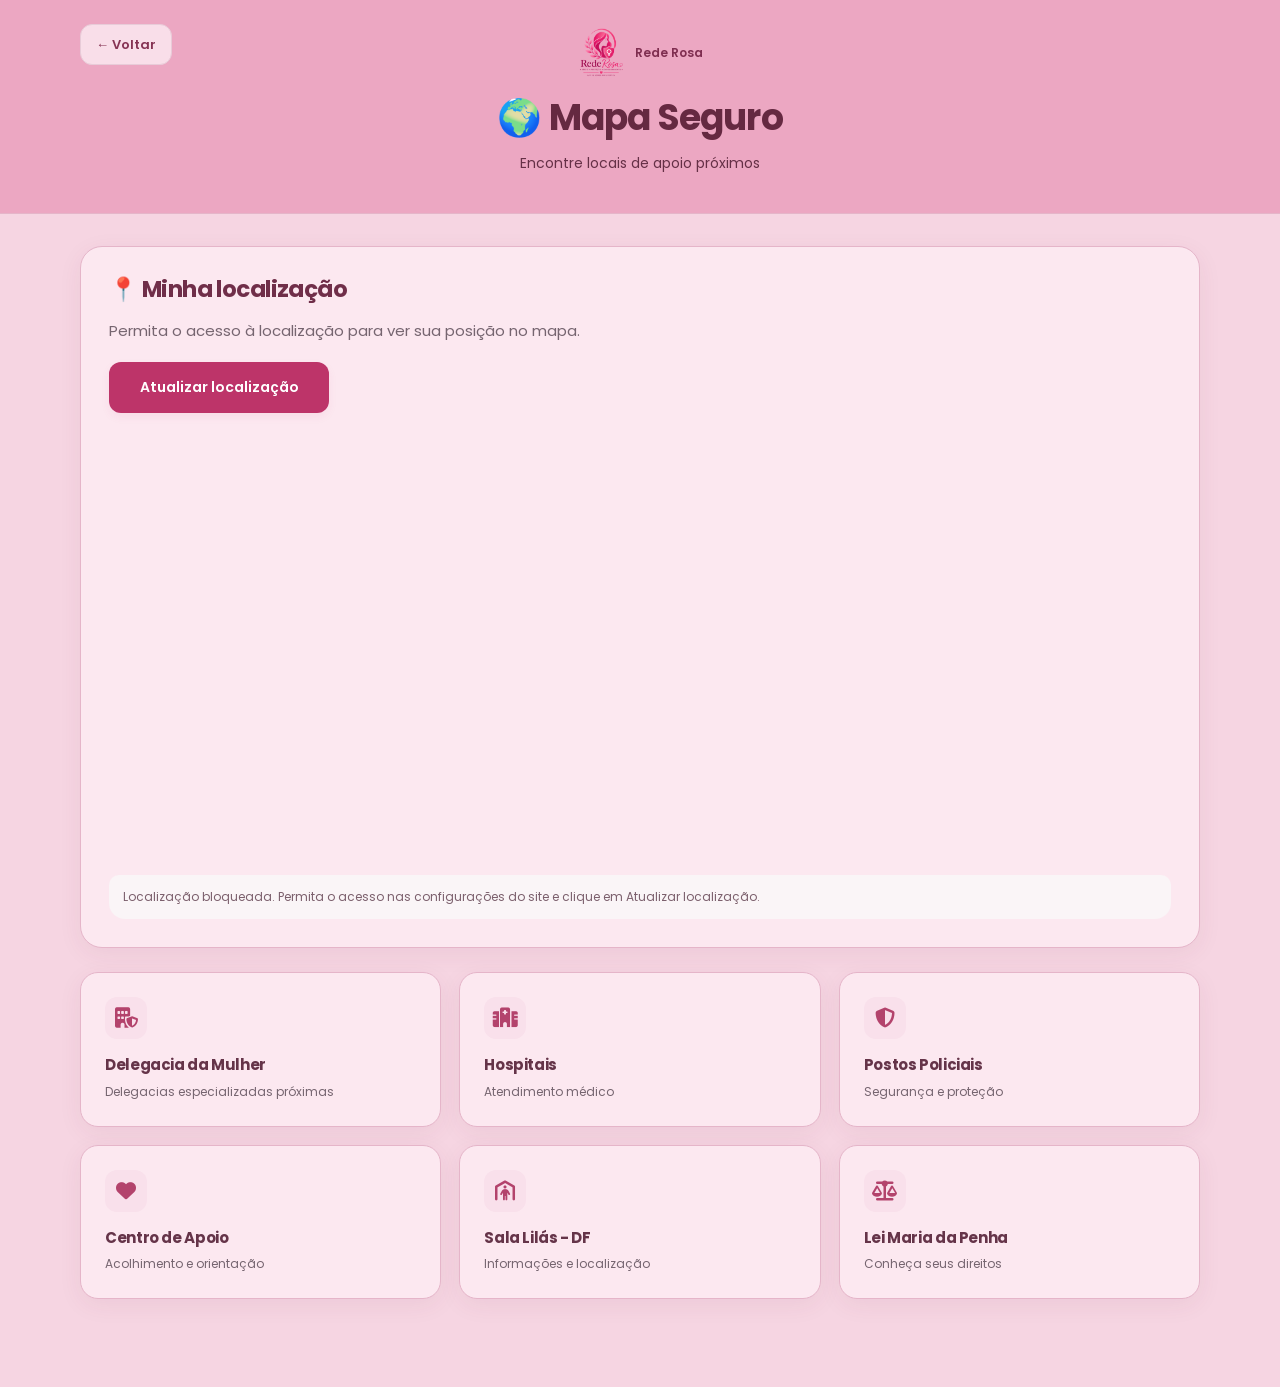
<file: mapa.html>
<!DOCTYPE html>
<html lang="pt-BR">

<head>

<meta charset="UTF-8">

<meta name="viewport" content="width=device-width, initial-scale=1.0">

<title>Mapa Seguro - Rede Rosa</title>

<link rel="stylesheet" href="css/style.css">

<link href="https://fonts.googleapis.com/css2?family=Poppins:wght@400;600;700&display=swap" rel="stylesheet">

<link rel="stylesheet"
href="https://cdnjs.cloudflare.com/ajax/libs/font-awesome/6.5.1/css/all.min.css">

    <link rel="stylesheet" href="css/refresh.css">
</head>

<body class="mapa-body rr-app">
    <a class="rr-skip" href="#conteudo">Pular para o conteúdo</a>

<header class="mapa-header">
<a class="rr-page-brand" href="home.html" aria-label="Rede Rosa — voltar ao início"><img class="rr-logo" src="assets/logo-rede-rosa-transparente.png" width="1238" height="1271" alt=""><span>Rede Rosa</span></a>

<a href="home.html" class="voltar">
← Voltar
</a>

<h1>🌍 Mapa Seguro</h1>

<p>
Encontre locais de apoio próximos
</p>

</header>

<main id="conteudo" class="mapa-container">

<div class="mapa-card">

<h2>📍 Minha localização</h2>

<p>
Permita o acesso à localização para ver sua posição no mapa.
</p>

<button
class="mapa-btn"
id="botaoLocalizacao"
type="button"
onclick="minhaLocalizacao()">

Encontrar localização

</button>

<div id="mapa">
<iframe id="mapaLocalizacao" title="Mapa Seguro: localização atual" width="100%" height="350"
    style="display:block;border:0;border-radius:14px" loading="lazy" referrerpolicy="no-referrer"
    src="https://www.openstreetmap.org/export/embed.html?bbox=-74,-34,-34,6&amp;layer=mapnik"></iframe>
<p id="statusMapa" role="status" aria-live="polite">Visão geral do Brasil. Permita a localização para mostrar sua posição.</p>
</div>

</div>

<section id="painelRota" class="mapa-card" hidden aria-labelledby="tituloRota">
<h2 id="tituloRota">Traçar rota</h2>
<p>O ponto de partida será sua localização no Google Maps. Permita o acesso quando solicitado e confirme a unidade de destino antes de sair.</p>
<form id="formularioRota">
<label for="destinoRota">Nome do local ou endereço de destino</label>
<input id="destinoRota" name="destino" required maxlength="300" aria-label="Ex.: Delegacia da Mulher, sua cidade ou endereço" placeholder="Ex.: Delegacia da Mulher, sua cidade ou endereço"
 style="display:block;box-sizing:border-box;width:100%;padding:14px;margin:10px 0 16px;border:1px solid #f5a5c5;border-radius:12px;font:inherit">
<label for="transporteRota">Como você vai?</label>
<select id="transporteRota" style="display:block;width:100%;padding:12px;margin:10px 0 16px;border-radius:12px;font:inherit">
<option value="driving">De carro</option><option value="walking">A pé</option><option value="transit">Transporte público</option><option value="bicycling">De bicicleta</option>
</select>
<button class="mapa-btn" type="submit">Abrir rota no Google Maps</button>
</form>
</section>

<section class="locais">

<div class="local-card" onclick="abrirLocal('Delegacia da Mulher')">

<i class="fa-solid fa-building-shield"></i>

<h3>Delegacia da Mulher</h3>

<p>
Delegacias especializadas próximas
</p>

</div>

<div class="local-card" onclick="abrirLocal('Hospital')">

<i class="fa-solid fa-hospital"></i>

<h3>Hospitais</h3>

<p>
Atendimento médico
</p>

</div>

<div class="local-card" onclick="abrirLocal('Posto Policial')">

<i class="fa-solid fa-shield-halved"></i>

<h3>Postos Policiais</h3>

<p>
Segurança e proteção
</p>

</div>

<div class="local-card" onclick="abrirLocal('Centro de Apoio à Mulher')">

<i class="fa-solid fa-heart"></i>

<h3>Centro de Apoio</h3>

<p>
Acolhimento e orientação
</p>

</div>

<div class="local-card" onclick="mostrarSalaLilas()">

    <i class="fa-solid fa-person-shelter"></i>
    
    <h3>Sala Lilás - DF</h3>
    
    <p>
    Informações e localização
    </p>
    
    </div>

    <div class="local-card" onclick="mostrarLeiMariaPenha()">

        <i class="fa-solid fa-scale-balanced"></i>
    
        <h3>Lei Maria da Penha</h3>
    
        <p>
            Conheça seus direitos
        </p>
    
    </div>
</section>

</main>

<script>

function minhaLocalizacao() {
    const status = document.getElementById("statusMapa");
    const botao = document.getElementById("botaoLocalizacao");
    if (!window.isSecureContext) {
        status.textContent = "Abra pelo Live Server (localhost) ou por HTTPS para acessar sua localização.";
        return;
    }
    if (!navigator.geolocation) {
        status.textContent = "Seu navegador não oferece acesso à localização.";
        return;
    }
    botao.disabled = true;
    botao.textContent = "Buscando localização…";
    status.textContent = "Aguardando sua localização. Permita o acesso quando o navegador solicitar.";
    function finalizar() {
        botao.disabled = false;
        botao.textContent = "Atualizar localização";
    }
    navigator.geolocation.getCurrentPosition(pos => {
        const { latitude, longitude, accuracy } = pos.coords;
        const margem = 0.005;
        const limites = [longitude - margem, latitude - margem, longitude + margem, latitude + margem].join(",");
        document.getElementById("mapaLocalizacao").src =
            'https://www.openstreetmap.org/export/embed.html?bbox=' + encodeURIComponent(limites) +
            '&layer=mapnik&marker=' + latitude + ',' + longitude;
        status.textContent = 'Sua posição: ' + latitude.toFixed(6) + ', ' + longitude.toFixed(6) +
            '. Precisão aproximada: ' + Math.round(accuracy) + ' m.';
        finalizar();
    }, erro => {
        const mensagens = {
            1: "Localização bloqueada. Permita o acesso nas configurações do site e clique em Atualizar localização.",
            2: "Localização indisponível. Ative a localização do dispositivo e tente novamente.",
            3: "A busca demorou para responder. Tente atualizar a localização."
        };
        status.textContent = mensagens[erro.code] || "Não foi possível acessar sua localização.";
        finalizar();
    }, { enableHighAccuracy: true, timeout: 20000, maximumAge: 0 });
}

minhaLocalizacao();

document.querySelectorAll('.local-card[onclick]').forEach(card => {
    card.setAttribute("role", "button");
    card.tabIndex = 0;
    card.addEventListener("keydown", event => {
        if (event.key === "Enter" || event.key === " ") {
            event.preventDefault();
            card.click();
        }
    });
});

function abrirLocal(tipo) {
    const painel = document.getElementById("painelRota");
    const destino = document.getElementById("destinoRota");
    painel.hidden = false;
    destino.value = tipo;
    painel.scrollIntoView({ behavior: "smooth", block: "center" });
    destino.focus({ preventScroll: true });
}

document.getElementById("formularioRota").addEventListener("submit", function(event) {
    event.preventDefault();
    const destino = document.getElementById("destinoRota");
    if (!destino.value.trim()) {
        destino.value = "";
        destino.reportValidity();
        return;
    }
    const parametros = new URLSearchParams({
        api: "1",
        destination: destino.value.trim(),
        travelmode: document.getElementById("transporteRota").value
    });
    // Sem origin, o Google Maps usa a localização atual quando disponível.
    window.open("https://www.google.com/maps/dir/?" + parametros.toString(), "_blank", "noopener,noreferrer");
});

function abrirSalaLilas(){

    let link =
    "https://www.google.com/maps/search/" +
    encodeURIComponent("Sala Lilás Brasília Distrito Federal");

    window.open(link,"_blank");

}

function mostrarSalaLilas(){

document.getElementById("modalSalaLilas").style.display="flex";

}

function fecharSalaLilas(){

document.getElementById("modalSalaLilas").style.display="none";

}

document.addEventListener("keydown", function(event) {
    if (event.key === "Escape") {
        fecharSalaLilas();
        fecharLeiMariaPenha();
    }
});

window.onclick = function(event){

let modal = document.getElementById("modalSalaLilas");

if(event.target == modal){

    modal.style.display="none";

}

}
function mostrarLeiMariaPenha(){
    document.getElementById("modalLei").style.display="flex";
}

function fecharLeiMariaPenha(){
    document.getElementById("modalLei").style.display="none";
}
</script>
<!-- Modal Sala Lilás -->

<div id="modalSalaLilas" class="modal">

    <div class="modal-conteudo">

        <button type="button" class="fechar" aria-label="Fechar janela" onclick="fecharSalaLilas()">&times;</button>

        <h2>🌸 Sala Lilás - Distrito Federal</h2>

        <p>
            As Salas Lilás são espaços de acolhimento e atendimento especializado às mulheres em situação de violência.
        </p>

        <hr>

        <h3>📍 Centro Integrado de Operações de Brasília (CIOB)</h3>

        <p>
            Setor de Diversões Norte (SDN), Conjunto A, Edifício Sede.
        </p>

        <button class="mapa-btn"
        onclick="window.open('https://maps.google.com/?q=Centro+Integrado+de+Operações+de+Brasília+CIOB','_blank')">

        🗺️ Abrir no Google Maps

        </button>

        <hr>

        <h3>📍 Aeroporto Internacional de Brasília</h3>

        <p>
            Lago Sul - 2º piso (mezanino), dentro do posto da Polícia Militar.
        </p>

        <button class="mapa-btn"
        onclick="window.open('https://maps.google.com/?q=Aeroporto+Internacional+de+Brasília','_blank')">

        🗺️ Abrir no Google Maps

        </button>

        <hr>

        <h3>📍 27º Batalhão da Polícia Militar</h3>

        <p>
            Recanto das Emas - Distrito Federal.
        </p>

        <button class="mapa-btn"
        onclick="window.open('https://maps.google.com/?q=27+Batalhão+PM+Recanto+das+Emas','_blank')">

        🗺️ Abrir no Google Maps

        </button>

    </div>
</div>


<!-- Modal Lei Maria da Penha -->

<div id="modalLei" class="modal">

    <div class="modal-conteudo">

        <button type="button" class="fechar" aria-label="Fechar janela" onclick="fecharLeiMariaPenha()">&times;</button>

        <h2>⚖️ Lei Maria da Penha</h2>

        <p>
            A Lei nº 11.340/2006 protege mulheres em situação de violência doméstica e familiar.
        </p>

        <hr>

        <h3>Você tem direito a:</h3>

        <ul>
            <li>✔ Medidas protetivas de urgência.</li>
            <li>✔ Atendimento psicológico e social.</li>
            <li>✔ Atendimento na Delegacia Especializada.</li>
            <li>✔ Atendimento gratuito pela Defensoria Pública.</li>
            <li>✔ Proteção policial quando houver risco.</li>
            <li>✔ Afastamento do agressor do lar.</li>
        </ul>

        <hr>

        <h3>Telefones importantes</h3>

        <p>
            📞 180 - Central de Atendimento à Mulher<br>
            🚓 190 - Polícia Militar<br>
            👮 197 - Polícia Civil
        </p>
        <hr>

        <button class="mapa-btn"
        onclick="window.open('https://www.planalto.gov.br/ccivil_03/_ato2004-2006/2006/lei/l11340.htm','_blank')">
        
        📖 Ler a Lei Maria da Penha
        
        </button>
    </div>

</div>

</body>
</html>
</file>
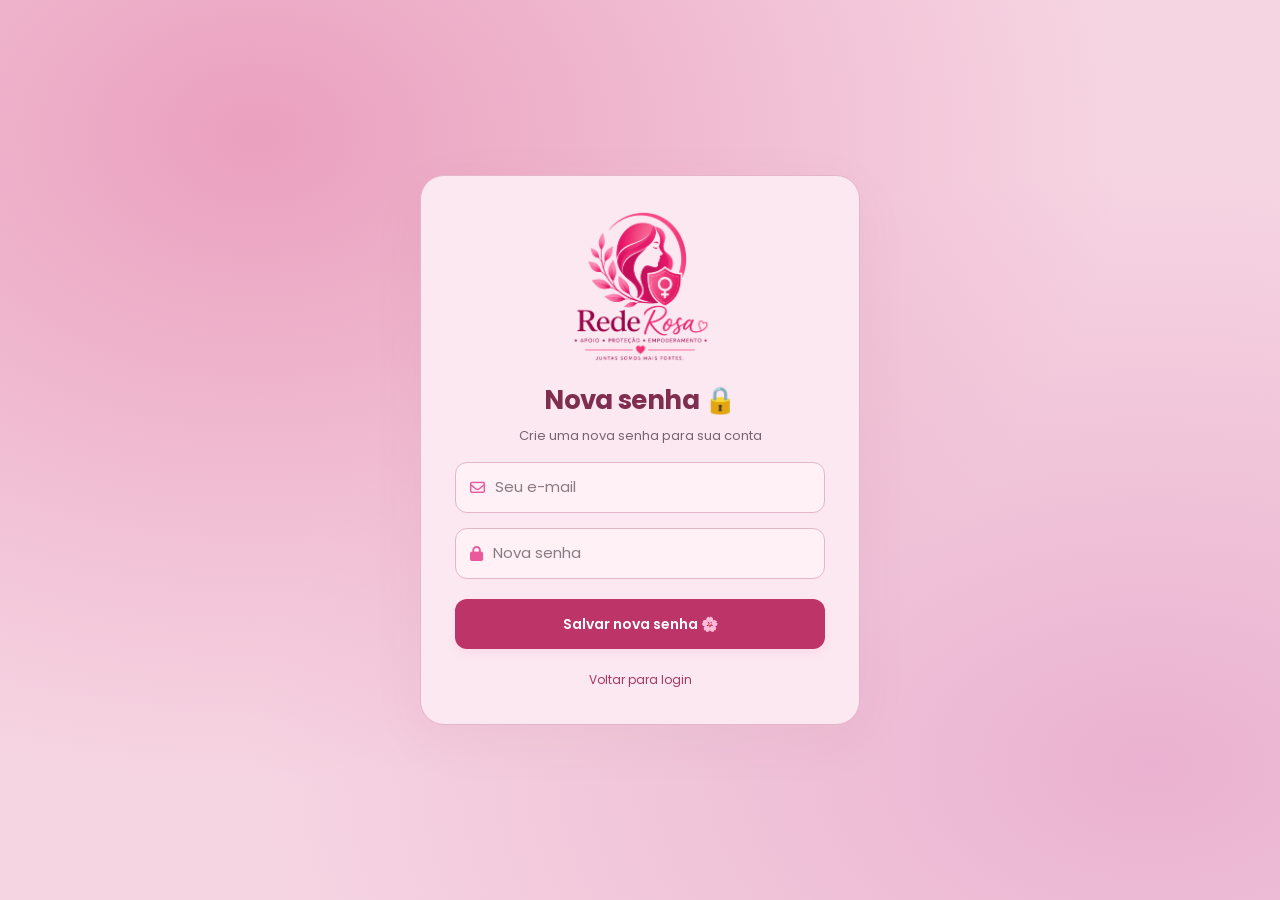
<file: nova-senha.html>
<!DOCTYPE html>
<html lang="pt-BR">

<head>

<meta charset="UTF-8">

<meta name="viewport" content="width=device-width, initial-scale=1.0">


<title>Nova senha - Rede Rosa</title>


<link rel="stylesheet" href="css/style.css">


<link href="https://fonts.googleapis.com/css2?family=Poppins:wght@400;600;700&display=swap" rel="stylesheet">


<link rel="stylesheet"
href="https://cdnjs.cloudflare.com/ajax/libs/font-awesome/6.5.1/css/all.min.css">


    <link rel="stylesheet" href="css/refresh.css">
</head>



<body class="perfil-body rr-app rr-auth">



<div class="overlay">



<div class="login-card recuperar-card">



<div class="rr-auth-brand rr-auth-brand-inside"><img class="rr-logo" src="assets/logo-rede-rosa-transparente.png" width="1238" height="1271" alt="Rede Rosa — apoio, proteção e empoderamento"></div>



<h2>
Nova senha 🔒
</h2>



<p>
Crie uma nova senha para sua conta
</p>





<div class="input-box">


<i class="fa-regular fa-envelope"></i>


<input 
id="email"
type="email"
aria-label="Seu e-mail" placeholder="Seu e-mail">



</div>






<div class="input-box">


<i class="fa-solid fa-lock"></i>


<input 
id="senha"
type="password"
aria-label="Nova senha" placeholder="Nova senha">



</div>







<button class="btn-login"
onclick="trocarSenha()">



Salvar nova senha 🌸



</button>







<div class="links">


<a href="index.html">

Voltar para login

</a>


</div>





</div>





</div>








<script>


function trocarSenha(){



let email =
document.getElementById("email").value;



let senha =
document.getElementById("senha").value;





if(email=="" || senha==""){


alert("Preencha todos os campos");


return;


}






fetch("http://localhost:8080/recuperar-senha",
{


method:"PUT",


headers:{


"Content-Type":"application/json"


},


body:JSON.stringify({

email:email,

senha:senha

})


})



.then(res=>res.text())



.then(msg=>{


alert(msg);



window.location.href="index.html";



})



.catch(()=>{


alert("Erro ao conectar");


});





}



</script>




</body>


</html>
</file>
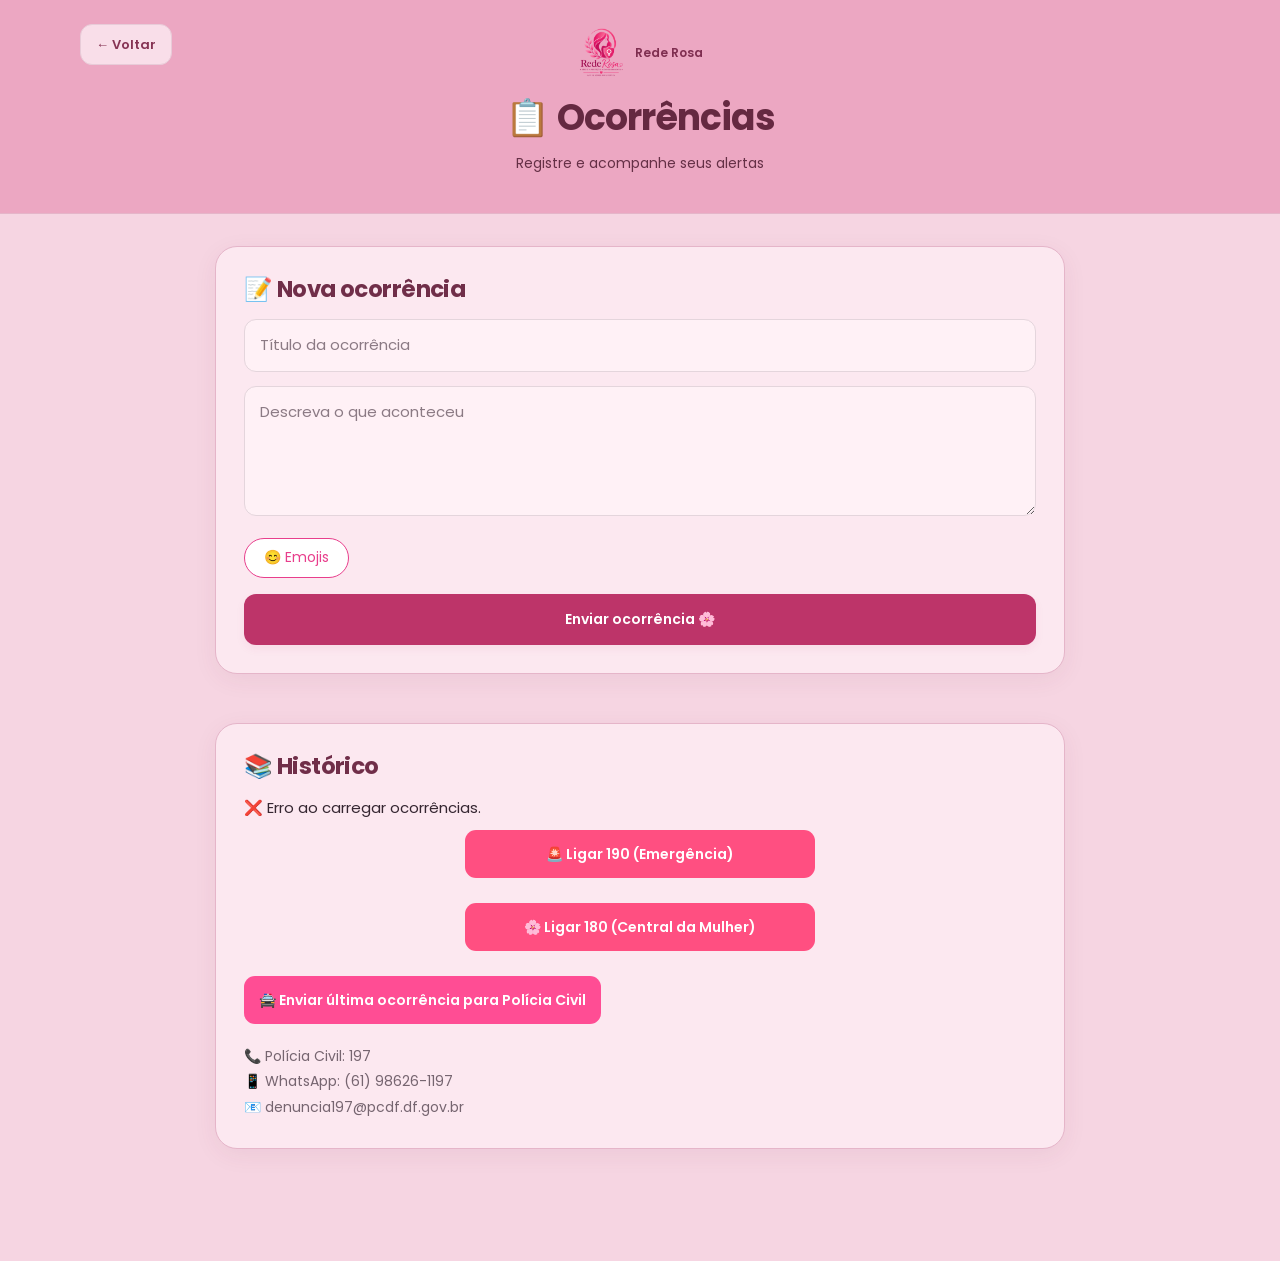
<file: ocorrencias.html>
<!DOCTYPE html>
<html lang="pt-BR">

<head>

    <meta charset="UTF-8">

    <meta
        name="viewport"
        content="width=device-width, initial-scale=1.0"
    >

    <meta
        name="theme-color"
        content="#e83e8c"
    >

    <title>Ocorrências - Rede Rosa</title>


    <link
        rel="stylesheet"
        href="css/style.css"
    >


    <link
        href="https://fonts.googleapis.com/css2?family=Poppins:wght@400;500;600;700&display=swap"
        rel="stylesheet"
    >



    <style>

        /* =====================================================
           CONFIGURAÇÕES GERAIS
        ===================================================== */

        * {
            box-sizing: border-box;
        }


        html {
            width: 100%;
            overflow-x: hidden;
        }


        body {
            width: 100%;
            max-width: 100%;
            margin: 0;
            overflow-x: hidden;
            font-family: 'Poppins', sans-serif;
        }


        button,
        input,
        textarea {
            font-family: 'Poppins', sans-serif;
        }



        /* =====================================================
           CABEÇALHO
        ===================================================== */

        .ocorrencia-header {
            width: 100%;
            padding: 25px 20px;
            text-align: center;
        }


        .ocorrencia-header h1 {
            margin: 10px 0 5px;
            font-size: clamp(24px, 6vw, 36px);
        }


        .ocorrencia-header p {
            margin: 0;
            font-size: 15px;
        }


        .voltar {
            display: inline-block;
            text-decoration: none;
        }



        /* =====================================================
           CONTAINER PRINCIPAL
        ===================================================== */

        .ocorrencia-container {

            width: 100%;

            max-width: 850px;

            margin: 0 auto;

            padding:
                0 20px 40px;

        }



        /* =====================================================
           CARDS
        ===================================================== */

        .ocorrencia-card {

            width: 100%;

            padding: 25px;

            margin-bottom: 20px;

            border-radius: 20px;

            overflow: visible;

        }


        .ocorrencia-card h2 {

            margin-top: 0;

            margin-bottom: 20px;

            font-size:
                clamp(20px, 5vw, 26px);

        }



        /* =====================================================
           CAMPOS
        ===================================================== */

        .ocorrencia-card input,
        .ocorrencia-card textarea {

            width: 100%;

            max-width: 100%;

            padding: 14px 16px;

            margin-bottom: 14px;

            border-radius: 12px;

            border: 1px solid #ddd;

            outline: none;

            font-size: 16px;

            background: white;

            color: #333;

        }


        .ocorrencia-card input:focus,
        .ocorrencia-card textarea:focus {

            border-color: #e83e8c;

            box-shadow:
                0 0 0 2px
                rgba(232, 62, 140, 0.10);

        }


        .ocorrencia-card textarea {

            min-height: 150px;

            resize: vertical;

            line-height: 1.5;

        }



        /* =====================================================
           SELETOR DE EMOJIS
        ===================================================== */

        .emoji-container {

            position: relative;

            width: 100%;

            margin:
                0 0 16px;

        }


        /* Botão principal */

        .emoji-toggle {

            width: auto !important;

            min-width: 105px !important;

            min-height: 40px !important;

            padding:
                7px 14px !important;

            margin: 0 !important;

            background: white !important;

            color: #e83e8c !important;

            border:
                1px solid #e83e8c !important;

            border-radius: 20px !important;

            font-size: 14px !important;

            font-weight: 600;

            cursor: pointer;

            display: inline-flex !important;

            align-items: center;

            justify-content: center;

            box-shadow: none !important;

        }


        .emoji-toggle:hover {

            background:
                #fff0f6 !important;

            transform: none !important;

        }



        /* =====================================================
           PAINEL DE EMOJIS
        ===================================================== */

        .emoji-list {

            display: none;

            width: 100%;

            max-width: 360px;

            margin-top: 8px;

            padding: 9px;

            background: white;

            border:
                1px solid #eeeeee;

            border-radius: 14px;

            box-shadow:
                0 5px 18px
                rgba(0, 0, 0, 0.12);

            grid-template-columns:
                repeat(6, 1fr);

            gap: 5px;

            z-index: 20;

        }


        .emoji-list.aberto {

            display: grid;

        }


        /* Botão individual */

        .emoji-list button {

            width: 100% !important;

            min-width: 0 !important;

            max-width: none !important;

            height: 42px !important;

            min-height: 42px !important;

            padding: 0 !important;

            margin: 0 !important;

            background: white !important;

            color: #333 !important;

            border: none !important;

            border-radius: 9px !important;

            font-family:
                sans-serif !important;

            font-size: 21px !important;

            cursor: pointer;

            display: flex !important;

            align-items: center;

            justify-content: center;

            box-shadow: none !important;

            transition:
                background 0.15s,
                transform 0.15s;

        }


        .emoji-list button:hover {

            background:
                #fff0f6 !important;

            transform:
                scale(1.08) !important;

        }


        .emoji-list button:active {

            transform:
                scale(0.92) !important;

        }



        /* =====================================================
           BOTÃO ENVIAR OCORRÊNCIA
        ===================================================== */

        #btnSalvar {

            width: 100% !important;

            min-height: 50px;

            padding:
                12px 18px;

            border: none;

            border-radius: 12px;

            font-size: 15px;

            font-weight: 600;

            cursor: pointer;

        }


        #btnSalvar:disabled {

            opacity: 0.6;

            cursor: not-allowed;

        }



        /* =====================================================
           HISTÓRICO
        ===================================================== */

        #lista {

            width: 100%;

            overflow: visible;

        }


        .registro {

            width: 100%;

            margin-bottom: 15px;

            padding: 18px;

            background:
                #fff7fa;

            border:
                1px solid #f5d5e2;

            border-radius: 15px;

            overflow: hidden;

        }


        .registro h3 {

            margin:
                0 0 8px;

            font-size: 18px;

            overflow-wrap:
                anywhere;

            word-break:
                break-word;

        }


        .registro p {

            margin:
                7px 0;

            line-height: 1.5;

            overflow-wrap:
                anywhere;

            word-break:
                break-word;

            white-space:
                pre-wrap;

        }



        /* =====================================================
           BOTÕES DAS OCORRÊNCIAS
        ===================================================== */

        .registro button {

            width: 100%;

            min-height: 44px;

            margin:
                8px 0 0;

            padding:
                10px 12px;

            border: none;

            border-radius: 9px;

            cursor: pointer;

            font-size: 14px;

            font-weight: 600;

        }



        /* =====================================================
           BOTÕES DE EMERGÊNCIA
        ===================================================== */

        .emergencia-link,
        .ocorrencia-card .botao {

            width: 100%;

            min-height: 48px;

            margin-top: 10px;

            padding:
                12px 15px;

            border-radius: 11px;

            display: flex;

            align-items: center;

            justify-content: center;

            text-align: center;

            text-decoration: none;

            font-size: 14px;

            font-weight: 600;

            cursor: pointer;

        }



        /* =====================================================
           CONTATOS
        ===================================================== */

        .ocorrencia-card > p:last-child {

            margin-top: 20px;

            line-height: 1.8;

            font-size: 14px;

            overflow-wrap:
                anywhere;

        }



        /* =====================================================
           TABLET
        ===================================================== */

        @media (min-width: 601px) {

            .ocorrencia-container {

                padding:
                    0 30px 50px;

            }


            .ocorrencia-card {

                padding: 30px;

            }


            .registro button {

                width: auto;

                margin-right: 7px;

            }


            .emergencia-link,
            .ocorrencia-card .botao {

                width: auto;

            }

        }



        /* =====================================================
           CELULAR
        ===================================================== */

        @media (max-width: 600px) {

            .ocorrencia-header {

                padding:
                    18px 15px;

            }


            .ocorrencia-header h1 {

                font-size: 25px;

            }


            .ocorrencia-header p {

                font-size: 13px;

            }


            .ocorrencia-container {

                padding:
                    0 12px 30px;

            }


            .ocorrencia-card {

                padding:
                    18px 15px;

                border-radius: 16px;

            }


            .ocorrencia-card h2 {

                font-size: 20px;

                margin-bottom: 16px;

            }


            .ocorrencia-card input,
            .ocorrencia-card textarea {

                font-size: 16px;

            }


            .ocorrencia-card textarea {

                min-height: 130px;

            }


            .emoji-list {

                max-width: 100%;

                grid-template-columns:
                    repeat(6, 1fr);

                padding: 7px;

            }


            .emoji-list button {

                height: 40px !important;

                min-height: 40px !important;

                font-size: 20px !important;

            }


            .registro {

                padding:
                    15px;

            }


            .registro button {

                font-size: 13px;

            }

        }



        /* =====================================================
           CELULARES MUITO PEQUENOS
        ===================================================== */

        @media (max-width: 360px) {

            .ocorrencia-container {

                padding-left: 8px;

                padding-right: 8px;

            }


            .ocorrencia-card {

                padding:
                    15px 12px;

            }


            .emoji-list {

                grid-template-columns:
                    repeat(5, 1fr);

            }


            .emoji-list button {

                font-size: 19px !important;

            }

        }



        /* =====================================================
           ACESSIBILIDADE
        ===================================================== */

        button,
        a {

            -webkit-tap-highlight-color:
                transparent;

        }


        button:focus-visible,
        a:focus-visible,
        input:focus-visible,
        textarea:focus-visible {

            outline:
                3px solid
                rgba(232, 62, 140, 0.30);

            outline-offset: 2px;

        }

    </style>

    <link rel="stylesheet" href="css/refresh.css">
</head>



<body class="ocorrencia-body rr-app">
    <a class="rr-skip" href="#conteudo">Pular para o conteúdo</a>



<!-- =====================================================
     CABEÇALHO
===================================================== -->

<header class="ocorrencia-header">
<a class="rr-page-brand" href="home.html" aria-label="Rede Rosa — voltar ao início"><img class="rr-logo" src="assets/logo-rede-rosa-transparente.png" width="1238" height="1271" alt=""><span>Rede Rosa</span></a>


    <a
        href="home.html"
        class="voltar"
    >
        ← Voltar
    </a>


    <h1>
        📋 Ocorrências
    </h1>


    <p>
        Registre e acompanhe seus alertas
    </p>


</header>



<!-- =====================================================
     CONTEÚDO
===================================================== -->

<main id="conteudo" class="ocorrencia-container">



    <!-- =================================================
         NOVA OCORRÊNCIA
    ================================================== -->

    <section class="ocorrencia-card">


        <h2>
            📝 Nova ocorrência
        </h2>



        <input
            id="titulo"
            type="text"
            aria-label="Título da ocorrência" placeholder="Título da ocorrência"
            autocomplete="off"
        >



        <textarea
            id="descricao"
            aria-label="Descreva o que aconteceu" placeholder="Descreva o que aconteceu"
        ></textarea>



        <!-- =============================================
             EMOJIS
        ============================================== -->

        <div class="emoji-container">


            <button
                type="button"
                class="emoji-toggle"
                id="emojiToggle"
            >
                😊 Emojis
            </button>



            <div
                id="emoji-list"
                class="emoji-list"
            >


                <button
                    type="button"
                    data-emoji="😊"
                    aria-label="Feliz"
                >
                    😊
                </button>


                <button
                    type="button"
                    data-emoji="😢"
                    aria-label="Triste"
                >
                    😢
                </button>


                <button
                    type="button"
                    data-emoji="😭"
                    aria-label="Chorando"
                >
                    😭
                </button>


                <button
                    type="button"
                    data-emoji="😡"
                    aria-label="Raiva"
                >
                    😡
                </button>


                <button
                    type="button"
                    data-emoji="😨"
                    aria-label="Medo"
                >
                    😨
                </button>


                <button
                    type="button"
                    data-emoji="😰"
                    aria-label="Preocupada"
                >
                    😰
                </button>


                <button
                    type="button"
                    data-emoji="😔"
                    aria-label="Desanimada"
                >
                    😔
                </button>


                <button
                    type="button"
                    data-emoji="❤️"
                    aria-label="Coração"
                >
                    ❤️
                </button>


                <button
                    type="button"
                    data-emoji="💔"
                    aria-label="Coração partido"
                >
                    💔
                </button>


                <button
                    type="button"
                    data-emoji="🚨"
                    aria-label="Emergência"
                >
                    🚨
                </button>


                <button
                    type="button"
                    data-emoji="🆘"
                    aria-label="SOS"
                >
                    🆘
                </button>


                <button
                    type="button"
                    data-emoji="⚠️"
                    aria-label="Atenção"
                >
                    ⚠️
                </button>


                <button
                    type="button"
                    data-emoji="👮‍♀️"
                    aria-label="Polícia"
                >
                    👮‍♀️
                </button>


                <button
                    type="button"
                    data-emoji="🌸"
                    aria-label="Flor"
                >
                    🌸
                </button>


                <button
                    type="button"
                    data-emoji="🙏"
                    aria-label="Ajuda"
                >
                    🙏
                </button>


                <button
                    type="button"
                    data-emoji="💪"
                    aria-label="Força"
                >
                    💪
                </button>


                <button
                    type="button"
                    data-emoji="🏠"
                    aria-label="Casa"
                >
                    🏠
                </button>


                <button
                    type="button"
                    data-emoji="📞"
                    aria-label="Telefone"
                >
                    📞
                </button>


            </div>

        </div>



        <!-- =============================================
             SALVAR
        ============================================== -->

        <button
            type="button"
            id="btnSalvar"
        >
            Enviar ocorrência 🌸
        </button>


    </section>



    <!-- =================================================
         HISTÓRICO
    ================================================== -->

    <section class="ocorrencia-card">


        <h2>
            📚 Histórico
        </h2>


        <div id="lista">

            <p>
                Carregando ocorrências...
            </p>

        </div>



        <!-- 190 -->

        <a
            href="tel:190"
            class="botao emergencia-link"
        >
            🚨 Ligar 190 (Emergência)
        </a>



        <!-- 180 -->

        <a
            href="tel:180"
            class="botao emergencia-link"
        >
            🌸 Ligar 180 (Central da Mulher)
        </a>



        <!-- ÚLTIMA OCORRÊNCIA -->

        <button
            type="button"
            onclick="enviarPolicia()"
            class="botao"
        >
            🚔 Enviar última ocorrência para Polícia Civil
        </button>



        <p>

            📞 Polícia Civil: 197

            <br>

            📱 WhatsApp: (61) 98626-1197

            <br>

            📧 denuncia197@pcdf.df.gov.br

        </p>


    </section>


</main>



<script>


// =====================================================
// CONFIGURAÇÕES
// =====================================================

const API_URL =
    "http://localhost:8080/ocorrencias";


const NUMERO_POLICIA =
    "5561986261197";


let ocorrencias = [];



// =====================================================
// ELEMENTOS DOS EMOJIS
// =====================================================

const emojiToggle =
    document.getElementById(
        "emojiToggle"
    );


const emojiList =
    document.getElementById(
        "emoji-list"
    );



// =====================================================
// ABRIR / FECHAR EMOJIS
// =====================================================

emojiToggle.addEventListener(
    "click",
    function (event) {


        event.stopPropagation();


        emojiList.classList.toggle(
            "aberto"
        );

    }
);



// =====================================================
// SELECIONAR EMOJI
// =====================================================

const botoesEmoji =
    document.querySelectorAll(
        "#emoji-list button"
    );


botoesEmoji.forEach(
    function (botao) {


        botao.addEventListener(
            "click",
            function (event) {


                event.stopPropagation();


                const emoji =
                    botao.dataset.emoji;


                adicionarEmoji(
                    emoji
                );


                emojiList.classList.remove(
                    "aberto"
                );

            }
        );

    }
);



// =====================================================
// ADICIONAR EMOJI NO TEXTO
// =====================================================

function adicionarEmoji(emoji) {


    const campo =
        document.getElementById(
            "descricao"
        );


    const inicio =
        campo.selectionStart;


    const fim =
        campo.selectionEnd;


    const textoAtual =
        campo.value;


    campo.value =
        textoAtual.substring(
            0,
            inicio
        ) +

        emoji +

        textoAtual.substring(
            fim
        );


    const novaPosicao =
        inicio +
        emoji.length;


    campo.selectionStart =
        novaPosicao;


    campo.selectionEnd =
        novaPosicao;


    campo.focus();

}



// =====================================================
// FECHAR EMOJIS AO CLICAR FORA
// =====================================================

document.addEventListener(
    "click",
    function (event) {


        if (
            !event.target.closest(
                ".emoji-container"
            )
        ) {


            emojiList.classList.remove(
                "aberto"
            );

        }

    }
);



// =====================================================
// CARREGAR
// =====================================================

function carregar() {


    fetch(API_URL)

        .then(
            function (response) {


                if (!response.ok) {

                    throw new Error(
                        "Erro HTTP: " +
                        response.status
                    );

                }


                return response.json();

            }
        )

        .then(
            function (data) {


                ocorrencias =
                    Array.isArray(data)
                        ? data
                        : [];


                mostrar();

            }
        )

        .catch(
            function (error) {


                console.error(
                    "Erro ao carregar:",
                    error
                );


                document
                    .getElementById(
                        "lista"
                    )
                    .innerHTML = `

                        <p>
                            ❌ Erro ao carregar ocorrências.
                        </p>

                    `;

            }
        );

}



// =====================================================
// SALVAR
// =====================================================

function salvarOcorrencia() {


    const tituloInput =
        document.getElementById(
            "titulo"
        );


    const descricaoInput =
        document.getElementById(
            "descricao"
        );


    const titulo =
        tituloInput.value.trim();


    const descricao =
        descricaoInput.value.trim();



    if (
        !titulo ||
        !descricao
    ) {


        alert(
            "Preencha todos os campos."
        );


        return;

    }



    const botao =
        document.getElementById(
            "btnSalvar"
        );


    botao.disabled = true;


    botao.textContent =
        "Enviando...";



    fetch(
        API_URL,
        {

            method: "POST",

            headers: {

                "Content-Type":
                    "application/json"

            },

            body: JSON.stringify({

                titulo:
                    titulo,

                descricao:
                    descricao,

                status:
                    "Pendente"

            })

        }
    )

    .then(
        function (response) {


            if (!response.ok) {

                throw new Error(
                    "Erro HTTP: " +
                    response.status
                );

            }


            return response.json();

        }
    )

    .then(
        function () {


            alert(
                "Ocorrência registrada 🌸"
            );


            tituloInput.value =
                "";


            descricaoInput.value =
                "";


            emojiList.classList.remove(
                "aberto"
            );


            carregar();

        }
    )

    .catch(
        function (error) {


            console.error(
                "Erro ao salvar:",
                error
            );


            alert(
                "Não foi possível registrar a ocorrência.\n\n" +
                "Verifique se o servidor está funcionando."
            );

        }
    )

    .finally(
        function () {


            botao.disabled =
                false;


            botao.textContent =
                "Enviar ocorrência 🌸";

        }
    );

}



// =====================================================
// MOSTRAR
// =====================================================

function mostrar() {


    const lista =
        document.getElementById(
            "lista"
        );


    lista.innerHTML =
        "";



    if (
        ocorrencias.length === 0
    ) {


        lista.innerHTML = `

            <p>
                Nenhuma ocorrência registrada.
            </p>

        `;


        return;

    }



    ocorrencias.forEach(
        function (o) {


            const registro =
                document.createElement(
                    "div"
                );


            registro.className =
                "registro";



            const titulo =
                document.createElement(
                    "h3"
                );


            titulo.textContent =
                o.titulo ||
                "Sem título";



            const descricao =
                document.createElement(
                    "p"
                );


            descricao.textContent =
                o.descricao ||
                "Sem descrição";



            const status =
                document.createElement(
                    "p"
                );


            status.textContent =
                "Status: " +
                (
                    o.status ||
                    "Pendente"
                );



            // =========================================
            // BOTÃO POLÍCIA
            // =========================================

            const botaoPolicia =
                document.createElement(
                    "button"
                );


            botaoPolicia.type =
                "button";


            botaoPolicia.textContent =
                "🚔 Enviar para Polícia Civil";


            botaoPolicia.addEventListener(
                "click",
                function () {


                    enviarPoliciaTexto(

                        o.titulo,

                        o.descricao

                    );

                }
            );



            // =========================================
            // BOTÃO EXCLUIR
            // =========================================

            const botaoExcluir =
                document.createElement(
                    "button"
                );


            botaoExcluir.type =
                "button";


            botaoExcluir.textContent =
                "🗑️ Excluir";


            botaoExcluir.addEventListener(
                "click",
                function () {


                    excluirOcorrencia(
                        o.id
                    );

                }
            );



            // =========================================
            // ADICIONAR AO REGISTRO
            // =========================================

            registro.appendChild(
                titulo
            );


            registro.appendChild(
                descricao
            );


            registro.appendChild(
                status
            );


            registro.appendChild(
                botaoPolicia
            );


            registro.appendChild(
                botaoExcluir
            );


            lista.appendChild(
                registro
            );

        }
    );

}



// =====================================================
// EXCLUIR
// =====================================================

function excluirOcorrencia(id) {


    if (!id) {


        alert(
            "ID da ocorrência não encontrado."
        );


        return;

    }



    const confirmar =
        confirm(
            "Deseja excluir essa ocorrência?"
        );



    if (!confirmar) {

        return;

    }



    fetch(
        API_URL + "/" + id,
        {

            method:
                "DELETE"

        }
    )

    .then(
        function (response) {


            if (!response.ok) {

                throw new Error(
                    "Erro HTTP: " +
                    response.status
                );

            }


            alert(
                "Ocorrência excluída 🌸"
            );


            carregar();

        }
    )

    .catch(
        function (error) {


            console.error(
                "Erro ao excluir:",
                error
            );


            alert(
                "Erro ao excluir a ocorrência."
            );

        }
    );

}



// =====================================================
// ENVIAR PARA POLÍCIA
// =====================================================

function enviarPoliciaTexto(
    titulo,
    descricao
) {


    if (
        !titulo ||
        !descricao
    ) {


        alert(
            "A ocorrência não possui título ou descrição."
        );


        return;

    }



    const mensagem =
`🚨 DENÚNCIA - REDE ROSA

Título:
${titulo}

Descrição:
${descricao}

Solicito atendimento da Polícia Civil.`;



    const link =
        "https://wa.me/" +
        NUMERO_POLICIA +
        "?text=" +
        encodeURIComponent(
            mensagem
        );



    console.log(
        "Link WhatsApp:",
        link
    );



    const novaAba =
        window.open(
            link,
            "_blank"
        );



    if (!novaAba) {


        window.location.href =
            link;

    }

}



// =====================================================
// ENVIAR ÚLTIMA OCORRÊNCIA
// =====================================================

function enviarPolicia() {


    if (
        !Array.isArray(
            ocorrencias
        ) ||

        ocorrencias.length === 0
    ) {


        alert(
            "Registre uma ocorrência primeiro."
        );


        return;

    }



    const ultima =
        ocorrencias[
            ocorrencias.length - 1
        ];



    enviarPoliciaTexto(

        ultima.titulo,

        ultima.descricao

    );

}



// =====================================================
// BOTÃO SALVAR
// =====================================================

document
    .getElementById(
        "btnSalvar"
    )
    .addEventListener(
        "click",
        salvarOcorrencia
    );



// =====================================================
// INICIAR
// =====================================================

carregar();


</script>


</body>

</html>
</file>
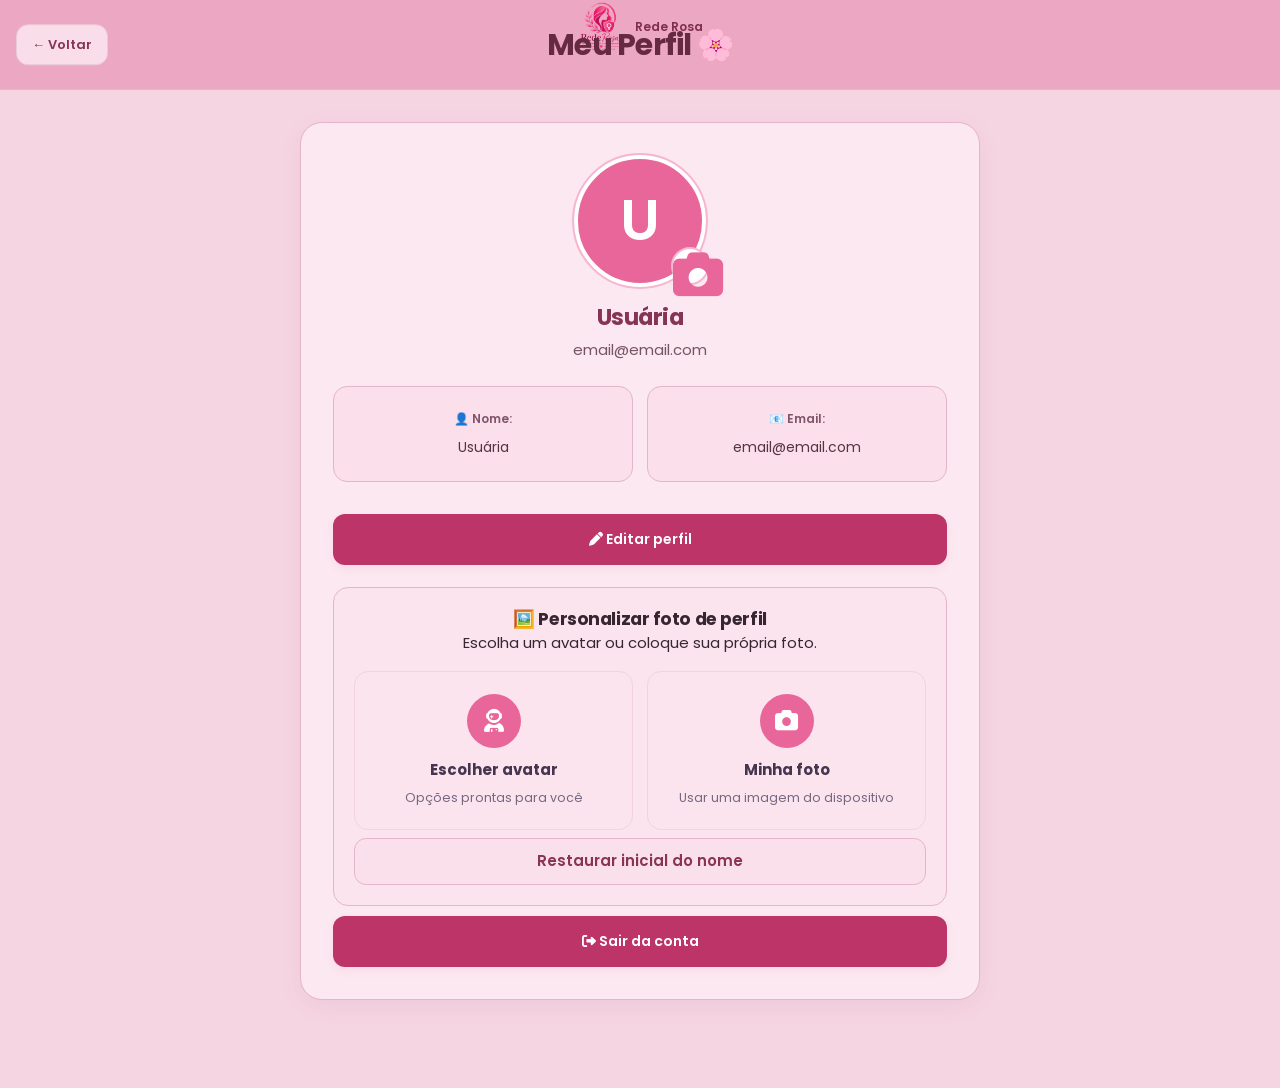
<file: perfil.html>
<!DOCTYPE html>
<html lang="pt-BR">
<head>
    <meta charset="UTF-8">
    <meta name="viewport" content="width=device-width, initial-scale=1.0">

    <title>Rede Rosa - Perfil</title>

    <link rel="stylesheet" href="css/style.css">

    <link href="https://fonts.googleapis.com/css2?family=Poppins:wght@400;500;600;700&display=swap" rel="stylesheet">

    <link rel="stylesheet"
    href="https://cdnjs.cloudflare.com/ajax/libs/font-awesome/6.5.1/css/all.min.css">

    <style>
        * {
            box-sizing: border-box;
        }

        .perfil-body {
            margin: 0;
            min-height: 100vh;
            font-family: 'Poppins', sans-serif;
            background: linear-gradient(135deg, #fff7fa, #ffe6ef);
            color: #30233c;
        }

        .perfil-header {
            min-height: 75px;
            padding: 15px 5%;
            display: flex;
            align-items: center;
            justify-content: space-between;
            gap: 15px;
            background: #e86699;
            color: white;
        }

        .perfil-header h1 {
            margin: 0;
            font-size: clamp(20px, 3vw, 30px);
        }

        .voltar {
            color: white;
            text-decoration: none;
            font-weight: 600;
        }

        .perfil-container {
            width: min(100% - 32px, 1050px);
            margin: 35px auto;
        }

        .perfil-card {
            background: rgba(255, 255, 255, .94);
            padding: clamp(20px, 4vw, 40px);
            border: 1px solid #f7d5e2;
            border-radius: 20px;
            box-shadow: 0 10px 35px rgba(190, 80, 125, .10);
        }

        .perfil-topo {
            text-align: center;
            margin-bottom: 28px;
        }

        .foto-perfil {
            width: 132px;
            height: 132px;
            margin: 0 auto 15px;
            position: relative;
            cursor: pointer;
        }

        .foto-perfil img,
        .inicial-perfil {
            width: 100%;
            height: 100%;
            border-radius: 50%;
            border: 4px solid white;
            outline: 2px solid #f6b6d0;
        }

        .foto-perfil img {
            display: none;
            object-fit: cover;
        }

        .inicial-perfil {
            display: flex;
            align-items: center;
            justify-content: center;
            color: white;
            background: #e86699;
            font-size: 56px;
            font-weight: 600;
        }

        .camera-perfil {
            position: absolute;
            right: -3px;
            bottom: 2px;
            width: 38px;
            height: 38px;
            display: grid;
            place-items: center;
            border-radius: 50%;
            color: #e86699;
            background: white;
            border: 2px solid #f6b6d0;
        }

        .perfil-topo h2 {
            margin: 10px 0 4px;
            overflow-wrap: anywhere;
        }

        .perfil-topo p {
            color: #75677f;
            margin: 0;
            overflow-wrap: anywhere;
        }

        .info {
            background: #fff1f6;
            padding: 10px 20px;
            border-radius: 14px;
            margin-bottom: 22px;
        }

        .info-item {
            display: flex;
            align-items: center;
            justify-content: space-between;
            gap: 12px;
            padding: 15px 0;
            border-bottom: 1px solid #f7d5e2;
            overflow-wrap: anywhere;
        }

        .info-item:last-child {
            border-bottom: none;
        }

        .info-item span {
            text-align: right;
            overflow-wrap: anywhere;
        }

        .editar-btn,
        .salvar-contato,
        .opcao-foto,
        .avatar-opcao {
            font: inherit;
            cursor: pointer;
            transition: .2s;
        }

        .editar-btn,
        .salvar-contato {
            width: 100%;
            padding: 13px 16px;
            border-radius: 12px;
            font-weight: 600;
        }

        .editar-btn {
            background: #e86699;
            color: white;
            border: 1px solid #e86699;
            margin-top: 10px;
        }

        .editar-btn:hover,
        .salvar-contato:hover {
            background: #d94c83;
        }

        .sair-btn {
            background: white;
            color: #d94c83;
        }

        .sair-btn:hover {
            background: #fff1f6;
            color: #d94c83;
        }

        .editar-area,
        .personalizar-area {
            margin-top: 22px;
            padding: 20px;
            background: #fff8fb;
            border: 1px solid #f7d5e2;
            border-radius: 15px;
        }

        .editar-area h3,
        .personalizar-area h3 {
            margin-top: 0;
        }

        .campo {
            display: flex;
            align-items: center;
            gap: 12px;
            padding: 12px 14px;
            margin-bottom: 12px;
            background: white;
            border: 1px solid #e8d8e1;
            border-radius: 10px;
        }

        .campo i {
            color: #e86699;
        }

        .campo input {
            width: 100%;
            min-width: 0;
            border: none;
            outline: none;
            font: inherit;
            background: transparent;
        }

        .salvar-contato {
            color: white;
            background: #e86699;
            border: none;
        }

        .opcoes-foto {
            display: grid;
            grid-template-columns: repeat(2, minmax(0, 1fr));
            gap: 14px;
            margin-top: 15px;
        }

        .opcao-foto {
            padding: 22px 12px;
            color: #45354f;
            background: white;
            border: 1px solid #f3d3e0;
            border-radius: 14px;
        }

        .opcao-foto:hover {
            border-color: #e86699;
            background: #fff1f6;
        }

        .icone-opcao {
            width: 54px;
            height: 54px;
            display: grid;
            place-items: center;
            margin: 0 auto 10px;
            color: white;
            background: #e86699;
            border-radius: 50%;
            font-size: 23px;
        }

        .opcao-foto strong,
        .opcao-foto small {
            display: block;
        }

        .opcao-foto small {
            margin-top: 6px;
            color: #75677f;
            line-height: 1.5;
        }

        .grade-avatares {
            display: grid;
            grid-template-columns: repeat(auto-fit, minmax(65px, 1fr));
            gap: 12px;
            margin: 18px 0;
        }

        .avatar-opcao {
            width: 65px;
            height: 65px;
            max-width: 100%;
            justify-self: center;
            display: grid;
            place-items: center;
            border-radius: 50%;
            border: 3px solid transparent;
            color: white;
            font-size: 30px;
        }

        .avatar-opcao.selecionado {
            border-color: #30233c;
            outline: 2px solid #e86699;
        }

        .avatar-opcao:hover {
            transform: scale(1.06);
        }

        .acao-secundaria {
            width: 100%;
            margin-top: 8px;
            padding: 11px;
            border: 1px solid #f0cbd9;
            border-radius: 10px;
            background: white;
            color: #d94c83;
            font: inherit;
            cursor: pointer;
        }

        [hidden] {
            display: none !important;
        }

        @media (max-width: 480px) {
            .perfil-header {
                padding: 14px 16px;
            }

            .perfil-container {
                width: calc(100% - 22px);
                margin: 18px auto;
            }

            .perfil-card {
                padding: 20px 15px;
            }

            .foto-perfil {
                width: 112px;
                height: 112px;
            }

            .inicial-perfil {
                font-size: 46px;
            }

            .info {
                padding: 8px 12px;
            }

            .info-item {
                align-items: flex-start;
                font-size: 13px;
            }

            .opcoes-foto {
                gap: 8px;
            }

            .opcao-foto {
                padding: 16px 8px;
                font-size: 13px;
            }

            .grade-avatares {
                grid-template-columns: repeat(4, minmax(0, 1fr));
                gap: 10px;
            }

            .avatar-opcao {
                width: 54px;
                height: 54px;
                font-size: 25px;
            }
        }
    </style>
    <link rel="stylesheet" href="css/refresh.css?v=perfil-20261027-2">
</head>

<body class="perfil-body rr-app">
    <a class="rr-skip" href="#conteudo">Pular para o conteúdo</a>

<header class="perfil-header">
<a class="rr-page-brand" href="home.html" aria-label="Rede Rosa — voltar ao início"><img class="rr-logo" src="assets/logo-rede-rosa-transparente.png" width="1238" height="1271" alt=""><span>Rede Rosa</span></a>
    <a href="home.html" class="voltar">← Voltar</a>
    <h1>Meu Perfil 🌸</h1>
    <span aria-hidden="true"></span>
</header>

<main id="conteudo" class="perfil-container">
    <section class="perfil-card">

        <div class="perfil-topo">
            <div
                class="foto-perfil"
                onclick="escolherFoto()"
                role="button"
                tabindex="0"
                aria-label="Alterar foto de perfil"
                onkeydown="if(event.key==='Enter'||event.key===' '){event.preventDefault();escolherFoto()}">

                <div id="inicialPerfil" class="inicial-perfil">U</div>

                <img id="fotoPerfil" alt="Foto de perfil" />

                <span class="camera-perfil">
                    <i class="fa-solid fa-camera"></i>
                </span>
            </div>

            <h2 id="nomePerfil">Usuária</h2>
            <p id="emailPerfil">email@email.com</p>
        </div>

        <div class="info">
            <div class="info-item">
                <strong>👤 Nome:</strong>
                <span id="nomeInfo"></span>
            </div>

            <div class="info-item">
                <strong>📧 Email:</strong>
                <span id="emailInfo"></span>
            </div>
        </div>

        <button class="editar-btn" id="botaoEditarPerfil" type="button" aria-controls="editarArea" aria-expanded="false" onclick="editar()">
            <i class="fa-solid fa-pen"></i>
            Editar perfil
        </button>

        <form id="editarArea" class="editar-area" onsubmit="salvar(event)" hidden>
            <h3>✏️ Editar informações</h3>
            <label for="novoNome">Nome completo</label>

            <div class="campo">
                <i class="fa-solid fa-user"></i>
                <input id="novoNome" aria-label="Novo nome" placeholder="Novo nome"
                    autocomplete="name" maxlength="255" required>
            </div>

            <label for="novoEmail">E-mail</label>
            <div class="campo">
                <i class="fa-solid fa-envelope"></i>
                <input id="novoEmail" type="email"
                    aria-label="Novo email" placeholder="Novo email" autocomplete="email" maxlength="255" required>
            </div>

            <button class="salvar-contato" id="botaoSalvarPerfil" type="submit">
                💗 Salvar alterações
            </button>
            <button class="acao-secundaria" id="botaoCancelarPerfil" type="button" onclick="editar()">Cancelar edição</button>
        </form>
        <p id="statusPerfil" class="status-localizacao" role="status" aria-live="polite"></p>

        <section class="personalizar-area">
            <h3>🖼️ Personalizar foto de perfil</h3>
            <p>Escolha um avatar ou coloque sua própria foto.</p>

            <div class="opcoes-foto">
                <button class="opcao-foto" onclick="mostrarAvatares()">
                    <span class="icone-opcao">
                        <i class="fa-solid fa-user-astronaut"></i>
                    </span>
                    <strong>Escolher avatar</strong>
                    <small>Opções prontas para você</small>
                </button>

                <button class="opcao-foto" onclick="escolherFoto()">
                    <span class="icone-opcao">
                        <i class="fa-solid fa-camera"></i>
                    </span>
                    <strong>Minha foto</strong>
                    <small>Usar uma imagem do dispositivo</small>
                </button>
            </div>

            <input
                type="file"
                id="arquivoFoto"
                accept="image/jpeg,image/png,image/webp,image/gif"
                hidden>

            <div id="areaAvatares" hidden>
                <h3>Escolha seu avatar</h3>
                <div id="gradeAvatares" class="grade-avatares"></div>

                <button class="acao-secundaria"
                    onclick="usarInicial()">
                    Usar inicial do meu nome
                </button>

                <button class="acao-secundaria"
                    onclick="fecharAvatares()">
                    Fechar
                </button>
            </div>

            <button class="acao-secundaria"
                onclick="removerPersonalizacao()">
                Restaurar inicial do nome
            </button>
        </section>

        <button class="editar-btn sair-btn" onclick="sair()">
            <i class="fa-solid fa-right-from-bracket"></i>
            Sair da conta
        </button>

    </section>
</main>

<script src="js/usuario.js"></script>
<script>
    let usuario = {};
    let salvandoPerfil = false;
    let chavePerfil = "";
    let fotoTemporaria = null;

    const avatares = [
        { simbolo: "🌸", cor: "#e86699" },
        { simbolo: "🦋", cor: "#8b7cf6" },
        { simbolo: "🐱", cor: "#65a6f7" },
        { simbolo: "🐼", cor: "#69be91" },
        { simbolo: "🦄", cor: "#f4a54f" },
        { simbolo: "🐰", cor: "#55b8bd" },
        { simbolo: "🌷", cor: "#bd85ed" },
        { simbolo: "🐻", cor: "#f080aa" },
        { simbolo: "⭐", cor: "#edbd45" },
        { simbolo: "💗", cor: "#df6da8" }
    ];

    function obterChavePerfil(usuarioAtual) {
        // Cada conta recebe sua própria configuração.
        // O ID deve ser único para cada usuária.
        const identificador = usuarioAtual.id != null
            ? "id_" + usuarioAtual.id
            : usuarioAtual.email
                ? "email_" + usuarioAtual.email.trim().toLowerCase()
                : null;

        if (!identificador) {
            return null;
        }

        return "perfilPersonalizado:" + identificador;
    }

    function lerPersonalizacao() {
        if (!chavePerfil) return {};

        try {
            return JSON.parse(localStorage.getItem(chavePerfil)) || {};
        } catch (erro) {
            return {};
        }
    }

    function salvarPersonalizacao(dados) {
        if (!chavePerfil) {
            alert("Não foi possível identificar sua conta. Entre novamente.");
            return false;
        }

        try {
            localStorage.setItem(chavePerfil, JSON.stringify(dados));
            return true;
        } catch (erro) {
            alert("Não foi possível salvar. A imagem pode ser muito grande.");
            return false;
        }
    }

    function carregarUsuario() {
        usuario = RedeRosaUsuario.ler() || {};

        chavePerfil = obterChavePerfil(usuario);

        const nome = usuario.nome || "Usuária";
        const email = usuario.email || "email@email.com";

        document.getElementById("nomePerfil").textContent = nome;
        document.getElementById("emailPerfil").textContent = email;
        document.getElementById("nomeInfo").textContent = nome;
        document.getElementById("emailInfo").textContent = email;

        atualizarAvatar();
    }

    function atualizarAvatar() {
        const dados = lerPersonalizacao();
        const inicial = (usuario.nome || "U").trim().charAt(0).toUpperCase() || "U";

        const elementoInicial = document.getElementById("inicialPerfil");
        const imagem = document.getElementById("fotoPerfil");

        elementoInicial.textContent = inicial;
        elementoInicial.style.background = "#e86699";

        imagem.style.display = "none";
        imagem.removeAttribute("src");

        if (dados.tipo === "foto" && dados.valor) {
            imagem.src = dados.valor;
            imagem.style.display = "block";
            elementoInicial.style.display = "none";
        } else if (dados.tipo === "avatar") {
            elementoInicial.textContent = dados.valor;
            elementoInicial.style.background = dados.cor || "#e86699";
            elementoInicial.style.display = "flex";
        } else {
            elementoInicial.style.display = "flex";
        }

        desenharAvatares();
    }

    function mostrarStatusPerfil(mensagem, tipo) {
        const status = document.getElementById("statusPerfil");
        status.textContent = mensagem;
        status.className = "status-localizacao status-" + tipo;
    }

    function editar() {
        if (salvandoPerfil) return;
        const area = document.getElementById("editarArea");
        area.hidden = !area.hidden;
        document.getElementById("botaoEditarPerfil").setAttribute("aria-expanded", String(!area.hidden));
        if (!area.hidden) {
            document.getElementById("novoNome").value = usuario.nome || "";
            document.getElementById("novoEmail").value = usuario.email || "";
            mostrarStatusPerfil("", "info");
            document.getElementById("novoNome").focus();
        }
    }

    async function salvar(event) {
        if (event) event.preventDefault();
        if (salvandoPerfil) return;
        const novoNome = document.getElementById("novoNome").value.trim();
        const novoEmail = document.getElementById("novoEmail").value.trim();
        if (!novoNome || !novoEmail || novoNome.length > 255 || novoEmail.length > 255) {
            mostrarStatusPerfil("Preencha nome e e-mail com até 255 caracteres cada.", "erro");
            return;
        }
        if (!/^[^\s@]+@[^\s@]+\.[^\s@]+$/.test(novoEmail)) {
            mostrarStatusPerfil("Digite um e-mail válido.", "erro");
            return;
        }
        if (usuario.id == null) {
            mostrarStatusPerfil("Não foi possível identificar sua conta. Entre novamente para editar o perfil.", "erro");
            return;
        }
        const botao = document.getElementById("botaoSalvarPerfil");
        const textoBotao = botao.textContent;
        const controle = new AbortController();
        const timeout = setTimeout(() => controle.abort(), 15000);
        salvandoPerfil = true;
        botao.disabled = true;
        document.getElementById("botaoEditarPerfil").disabled = true;
        document.getElementById("botaoCancelarPerfil").disabled = true;
        botao.textContent = "Salvando…";
        mostrarStatusPerfil("Salvando suas informações…", "info");
        try {
            const resposta = await fetch("http://localhost:8080/usuarias/" + encodeURIComponent(usuario.id), {
                method: "PUT",
                headers: { "Content-Type": "application/json" },
                signal: controle.signal,
                body: JSON.stringify({ nome: novoNome, email: novoEmail })
            });
            const texto = await resposta.text();
            let dados = null;
            if (texto.trim()) {
                try { dados = JSON.parse(texto); } catch { /* Erros do servidor podem não ser JSON. */ }
            }
            if (!resposta.ok) {
                const mensagens = {
                    400: "Confira seu nome e e-mail e tente novamente.",
                    404: "Sua conta não foi encontrada. Entre novamente antes de editar.",
                    409: "Este e-mail já está sendo usado por outra conta."
                };
                throw new Error(dados?.mensagem || mensagens[resposta.status] || "O servidor não conseguiu salvar seu perfil. Tente novamente.");
            }
            const atualizado = RedeRosaUsuario.normalizar(dados);
            if (!atualizado || !atualizado.nome || typeof atualizado.email !== "string") {
                throw new Error("O servidor não confirmou a atualização. Entre novamente e tente salvar outra vez.");
            }
            usuario = { ...usuario, ...atualizado };
            try {
                localStorage.setItem("usuario", JSON.stringify(usuario));
            } catch {
                mostrarStatusPerfil("As alterações foram salvas no servidor, mas o navegador não conseguiu atualizar sua sessão. Entre novamente.", "erro");
                return;
            }
            carregarUsuario();
            document.getElementById("editarArea").hidden = true;
            document.getElementById("botaoEditarPerfil").setAttribute("aria-expanded", "false");
            mostrarStatusPerfil("Perfil atualizado com sucesso!", "sucesso");
        } catch (erro) {
            mostrarStatusPerfil(erro.name === "AbortError"
                ? "O servidor demorou para responder. Tente novamente."
                : erro instanceof TypeError
                    ? "Não foi possível conectar ao servidor. Confira se o backend está rodando e tente novamente."
                    : erro.message, "erro");
        } finally {
            clearTimeout(timeout);
            salvandoPerfil = false;
            botao.disabled = false;
            botao.textContent = textoBotao;
            document.getElementById("botaoEditarPerfil").disabled = false;
            document.getElementById("botaoCancelarPerfil").disabled = false;
        }
    }

    function escolherFoto() {
        document.getElementById("arquivoFoto").click();
    }

    document.getElementById("arquivoFoto").addEventListener("change", function(event) {
        const arquivo = event.target.files[0];

        if (!arquivo) return;

        if (!arquivo.type.startsWith("image/")) {
            alert("Selecione um arquivo de imagem válido.");
            event.target.value = "";
            return;
        }

        if (arquivo.size > 5 * 1024 * 1024) {
            alert("Escolha uma imagem de até 5 MB.");
            event.target.value = "";
            return;
        }

        const leitor = new FileReader();

        leitor.onload = function(e) {
            fotoTemporaria = e.target.result;

            if (salvarPersonalizacao({
                tipo: "foto",
                valor: fotoTemporaria
            })) {
                atualizarAvatar();
                alert("Foto atualizada 🌸");
            }

            event.target.value = "";
        };

        leitor.onerror = function() {
            alert("Não foi possível ler essa imagem.");
        };

        leitor.readAsDataURL(arquivo);
    });

    function mostrarAvatares() {
        document.getElementById("areaAvatares").hidden = false;
        desenharAvatares();
    }

    function fecharAvatares() {
        document.getElementById("areaAvatares").hidden = true;
    }

    function desenharAvatares() {
        const grade = document.getElementById("gradeAvatares");
        if (!grade) return;

        const dados = lerPersonalizacao();
        grade.replaceChildren();

        avatares.forEach(function(avatar) {
            const botao = document.createElement("button");

            botao.type = "button";
            botao.className = "avatar-opcao";
            botao.textContent = avatar.simbolo;
            botao.style.backgroundColor = avatar.cor;
            botao.setAttribute("aria-label", "Avatar " + avatar.simbolo);

            if (dados.tipo === "avatar" &&
                dados.valor === avatar.simbolo &&
                dados.cor === avatar.cor) {
                botao.classList.add("selecionado");
            }

            botao.addEventListener("click", function() {
                if (salvarPersonalizacao({
                    tipo: "avatar",
                    valor: avatar.simbolo,
                    cor: avatar.cor
                })) {
                    atualizarAvatar();
                    fecharAvatares();
                }
            });

            grade.appendChild(botao);
        });
    }

    function usarInicial() {
        if (salvarPersonalizacao({ tipo: "inicial" })) {
            atualizarAvatar();
            fecharAvatares();
        }
    }

    function removerPersonalizacao() {
        if (!chavePerfil) {
            alert("Entre em uma conta para alterar o perfil.");
            return;
        }

        if (confirm("Deseja voltar a usar a inicial do seu nome?")) {
            usarInicial();
        }
    }

    function sair() {
        localStorage.removeItem("usuario");
        window.location.href = "index.html";
    }

    carregarUsuario();
</script>

</body>
</html>
</file>
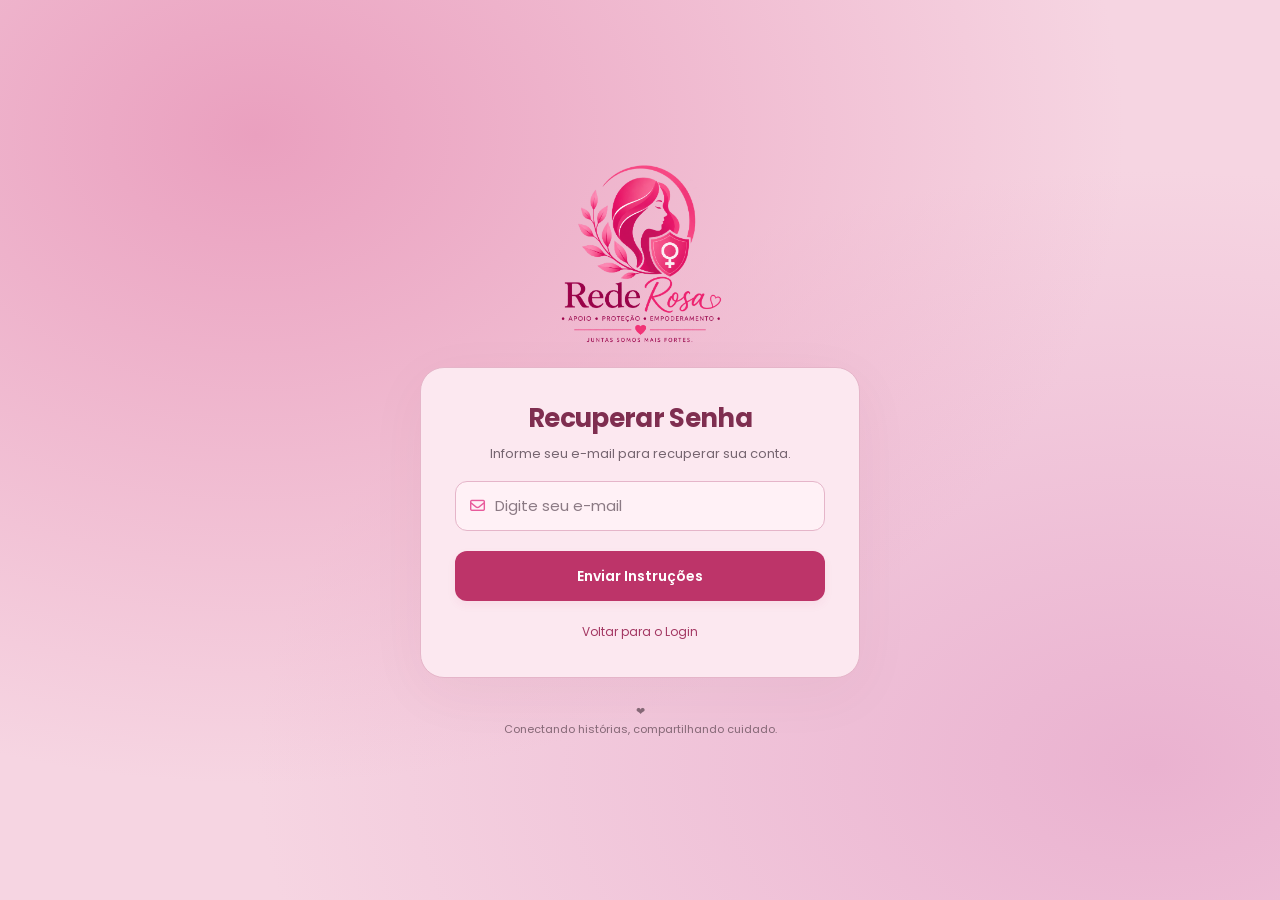
<file: recuperar-senha.html>
<!DOCTYPE html>
<html lang="pt-BR">

<head>

<meta charset="UTF-8">
<meta name="viewport" content="width=device-width, initial-scale=1.0">

<title>Recuperar Senha - Rede Rosa</title>

<link rel="stylesheet" href="css/style.css">

<link href="https://fonts.googleapis.com/css2?family=Poppins:wght@300;400;500;600;700&display=swap" rel="stylesheet">

<link rel="stylesheet"
href="https://cdnjs.cloudflare.com/ajax/libs/font-awesome/6.5.1/css/all.min.css">

    <link rel="stylesheet" href="css/refresh.css">
</head>


<body class="rr-app rr-auth">


<div class="overlay">


<div class="logo-area rr-auth-brand"><img class="rr-logo" src="assets/logo-rede-rosa-transparente.png" width="1238" height="1271" alt="Rede Rosa — apoio, proteção e empoderamento"></div>





<div class="login-card">


<h2>Recuperar Senha</h2>


<p>
Informe seu e-mail para recuperar sua conta.
</p>





<div class="input-box">


<i class="fa-regular fa-envelope"></i>


<input
id="email"
type="email"
aria-label="Digite seu e-mail" placeholder="Digite seu e-mail">


</div>





<button class="btn-login" onclick="recuperarSenha()">

Enviar Instruções

</button>





<div class="links">


<a href="index.html">

Voltar para o Login

</a>


</div>


</div>





<div class="rodape">

❤

<p>
Conectando histórias, compartilhando cuidado.
</p>

</div>



</div>





<script>


function recuperarSenha(){



let email =
document.getElementById("email").value;



if(email==""){


alert("Digite seu e-mail");

return;


}





fetch("http://localhost:8080/recuperar-senha",
{


method:"POST",


headers:{


"Content-Type":"application/json"

},


body:JSON.stringify({


email:email


})


})


.then(res=>res.text())

.then(msg=>{


alert(msg);


if(msg.includes("confirmado")){


window.location.href="nova-senha.html";


}


})

.catch(()=>{


alert("Erro ao conectar com servidor");


});



}



</script>




</body>

</html>
</file>
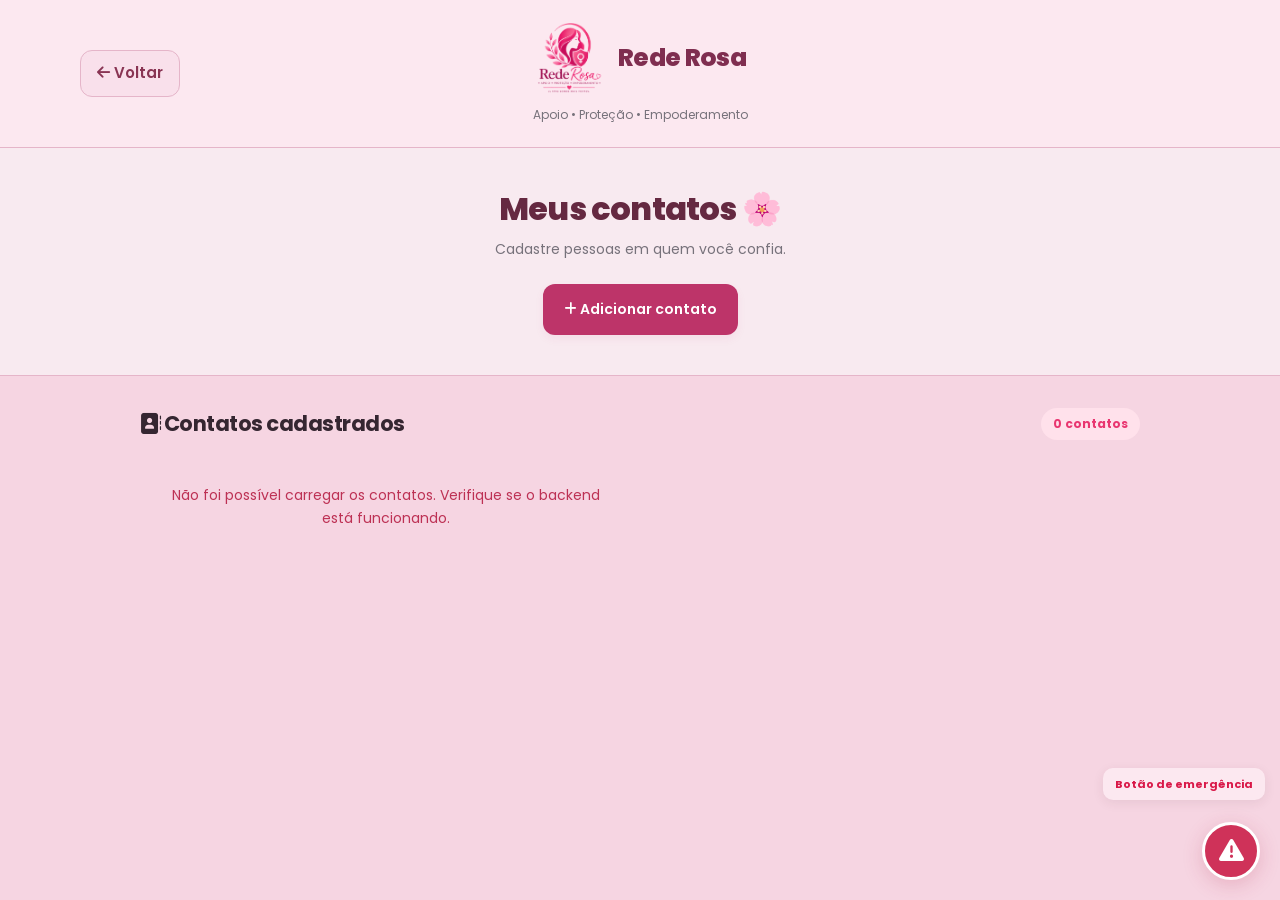
<file: sos.html>
<!DOCTYPE html>
<html lang="pt-BR">
<head>
    <meta charset="UTF-8">
    <meta name="viewport" content="width=device-width, initial-scale=1.0">

    <title>Rede Rosa - Meus Contatos</title>

    <link href="https://fonts.googleapis.com/css2?family=Poppins:wght@400;500;600;700;800&display=swap" rel="stylesheet">
    <link rel="stylesheet" href="https://cdnjs.cloudflare.com/ajax/libs/font-awesome/6.5.1/css/all.min.css">

    <style>
        * {
            margin: 0;
            padding: 0;
            box-sizing: border-box;
        }

        :root {
            --rosa: #ff4d83;
            --rosa-escuro: #e93670;
            --rosa-claro: #fff0f5;
            --rosa-borda: #ffc2d6;
            --texto: #35313a;
            --cinza: #77727b;
            --branco: #ffffff;
        }

        body {
            font-family: 'Poppins', sans-serif;
            background: #fff5f8;
            color: var(--texto);
            min-height: 100vh;
        }

        button, input {
            font: inherit;
        }

        button {
            cursor: pointer;
            -webkit-tap-highlight-color: transparent;
        }

        /* CABEÇALHO */

        header {
            background: var(--branco);
            padding: 22px 6%;
            display: flex;
            align-items: center;
            justify-content: space-between;
            gap: 20px;
            border-bottom: 1px solid #f6e5ec;
        }

        .voltar-btn {
            background: var(--rosa-claro);
            border: none;
            border-radius: 12px;
            padding: 11px 17px;
            color: var(--rosa-escuro);
            font-weight: 600;
            transition: .2s;
        }

        .voltar-btn:hover {
            background: #ffe0eb;
            transform: translateY(-2px);
        }

        .marca {
            text-align: center;
        }

        .marca h1 {
            color: var(--rosa);
            font-size: 25px;
            font-weight: 800;
        }

        .marca p {
            color: var(--cinza);
            font-size: 12px;
            margin-top: 3px;
        }

        .espaco-header {
            width: 100px;
        }

        /* BANNER */

        .banner {
            background: white;
            padding: 34px 20px;
            text-align: center;
            box-shadow: 0 5px 20px #4920360b;
        }

        .banner h2 {
            font-size: 30px;
            font-weight: 800;
            margin-bottom: 8px;
        }

        .banner h2 span {
            color: var(--rosa);
        }

        .banner p {
            color: var(--cinza);
            font-size: 14px;
            margin-bottom: 23px;
        }

        .botao-principal {
            background: var(--rosa);
            color: white;
            border: none;
            border-radius: 15px;
            padding: 15px 25px;
            font-weight: 600;
            box-shadow: 0 7px 18px #ff4d8333;
            transition: .25s;
        }

        .botao-principal:hover {
            background: var(--rosa-escuro);
            transform: translateY(-2px);
            box-shadow: 0 10px 22px #ff4d8340;
        }

        /* CONTEÚDO */

        .container {
            width: min(900px, 92%);
            margin: 35px auto 100px;
        }

        /* FORMULÁRIO */

        .form-contato {
            background: white;
            width: min(660px, 100%);
            margin: 0 auto 35px;
            padding: 32px;
            border-radius: 24px;
            box-shadow: 0 8px 30px #49203610;
            border: 1px solid #fbe4ed;
            animation: aparecer .25s ease;
        }

        @keyframes aparecer {
            from {
                opacity: 0;
                transform: translateY(8px);
            }
            to {
                opacity: 1;
                transform: translateY(0);
            }
        }

        .form-titulo {
            text-align: center;
            margin-bottom: 8px;
            font-size: 27px;
            color: var(--rosa);
            font-weight: 800;
        }

        .form-descricao {
            text-align: center;
            font-size: 13px;
            color: var(--cinza);
            margin-bottom: 27px;
        }

        .campo {
            margin-bottom: 20px;
        }

        .campo label {
            display: block;
            font-size: 14px;
            font-weight: 600;
            margin-bottom: 9px;
        }

        .input-wrapper {
            display: flex;
            align-items: center;
            gap: 15px;
            background: #faf8f9;
            border: 1.5px solid var(--rosa-borda);
            border-radius: 15px;
            padding: 0 17px;
            transition: .2s;
        }

        .input-wrapper:focus-within {
            background: white;
            border-color: var(--rosa);
            box-shadow: 0 0 0 4px #ff4d8315;
        }

        .input-wrapper i {
            color: var(--rosa);
            font-size: 19px;
            width: 22px;
            text-align: center;
        }

        .input-wrapper input {
            width: 100%;
            min-width: 0;
            padding: 17px 0;
            border: none;
            outline: none;
            background: transparent;
            color: var(--texto);
            font-size: 15px;
        }

        .input-wrapper input::placeholder {
            color: #a5a0a7;
            opacity: 1;
        }

        .dica {
            font-size: 11px;
            color: #89818a;
            margin-top: 7px;
            line-height: 1.6;
        }

        .acoes-formulario {
            display: flex;
            gap: 12px;
            margin-top: 26px;
        }

        .salvar-contato, .cancelar-contato {
            flex: 1;
            padding: 15px 12px;
            border-radius: 13px;
            font-weight: 600;
            transition: .2s;
        }

        .salvar-contato {
            border: none;
            color: white;
            background: var(--rosa);
        }

        .salvar-contato:hover {
            background: var(--rosa-escuro);
        }

        .cancelar-contato {
            border: 1px solid #f0dce4;
            background: white;
            color: var(--cinza);
        }

        .cancelar-contato:hover {
            background: #fff5f8;
        }

        /* LISTA DE CONTATOS */

        .lista-cabecalho {
            display: flex;
            justify-content: space-between;
            align-items: center;
            gap: 10px;
            margin-bottom: 20px;
        }

        .lista-cabecalho h2 {
            font-size: 21px;
        }

        .contador {
            background: #ffe1eb;
            color: var(--rosa-escuro);
            border-radius: 30px;
            padding: 6px 12px;
            font-size: 12px;
            font-weight: 700;
            white-space: nowrap;
        }

        .cards {
            display: grid;
            grid-template-columns: repeat(2, minmax(0, 1fr));
            gap: 18px;
        }

        .card {
            background: white;
            padding: 23px;
            border-radius: 20px;
            border: 1px solid #f5e3eb;
            box-shadow: 0 5px 20px #49203609;
            transition: .2s;
            min-width: 0;
        }

        .card:hover {
            transform: translateY(-3px);
            box-shadow: 0 9px 25px #49203612;
        }

        .contato-info {
            display: flex;
            align-items: center;
            gap: 14px;
            min-width: 0;
            margin-bottom: 22px;
        }

        .avatar {
            width: 49px;
            height: 49px;
            flex-shrink: 0;
            border-radius: 16px;
            display: flex;
            align-items: center;
            justify-content: center;
            color: var(--rosa);
            background: var(--rosa-claro);
            font-size: 21px;
        }

        .contato-texto {
            min-width: 0;
        }

        .contato-texto h3 {
            font-size: 16px;
            overflow-wrap: anywhere;
        }

        .contato-texto p {
            color: var(--cinza);
            font-size: 13px;
            margin-top: 4px;
            overflow-wrap: anywhere;
        }

        .acoes-card {
            display: flex;
            gap: 9px;
        }

        .acao-card {
            flex: 1;
            padding: 10px 7px;
            border-radius: 10px;
            font-size: 12px;
            font-weight: 600;
            border: none;
            transition: .2s;
        }

        .editar {
            background: #fff0f5;
            color: var(--rosa-escuro);
        }

        .editar:hover {
            background: #ffe0eb;
        }

        .excluir {
            background: #f5f3f5;
            color: #77717a;
        }

        .excluir:hover {
            background: #eee8ed;
            color: #c52f52;
        }

        /* ESTADO VAZIO */

        .vazio {
            text-align: center;
            background: white;
            border: 1px dashed var(--rosa-borda);
            border-radius: 22px;
            padding: 45px 20px;
        }

        .vazio i {
            font-size: 42px;
            color: #ff9dbb;
            margin-bottom: 17px;
        }

        .vazio h3 {
            font-size: 19px;
            margin-bottom: 8px;
        }

        .vazio p {
            color: var(--cinza);
            font-size: 13px;
            line-height: 1.8;
        }

        .erro {
            color: #bd3154;
            text-align: center;
            padding: 20px;
            font-size: 14px;
        }

        /* BOTÃO SOS */

        .sos-btn {
            position: fixed;
            right: 25px;
            bottom: 25px;
            width: 68px;
            height: 68px;
            border-radius: 50%;
            border: 4px solid white;
            background: #f12658;
            color: white;
            font-size: 29px;
            box-shadow: 0 6px 24px #d61d4d55;
            z-index: 10;
            transition: .2s;
        }

        .sos-btn:hover {
            transform: scale(1.07);
            background: #d91848;
        }

        .sos-legenda {
            position: fixed;
            right: 15px;
            bottom: 100px;
            background: white;
            padding: 7px 12px;
            border-radius: 10px;
            font-size: 11px;
            font-weight: 700;
            color: #d91848;
            box-shadow: 0 3px 12px #49203615;
            z-index: 10;
        }

        /* CELULAR */

        @media (max-width: 600px) {
            header {
                padding: 17px 4%;
                gap: 8px;
            }

            .voltar-btn {
                padding: 10px;
                font-size: 12px;
            }

            .marca h1 {
                font-size: 18px;
            }

            .marca p {
                font-size: 10px;
            }

            .espaco-header {
                width: 55px;
            }

            .banner {
                padding: 30px 15px;
            }

            .banner h2 {
                font-size: 25px;
            }

            .container {
                margin-top: 25px;
            }

            .form-contato {
                padding: 23px 18px;
                border-radius: 20px;
            }

            .form-titulo {
                font-size: 24px;
            }

            .cards {
                grid-template-columns: 1fr;
            }

            .card {
                padding: 20px;
            }

            .lista-cabecalho h2 {
                font-size: 18px;
            }

            .sos-btn {
                right: 17px;
                bottom: 17px;
                width: 61px;
                height: 61px;
            }

            .sos-legenda {
                right: 10px;
                bottom: 85px;
            }
        }
    </style>
    <link rel="stylesheet" href="css/refresh.css">
</head>

<body class="rr-app rr-sos">
    <a class="rr-skip" href="#conteudo">Pular para o conteúdo</a>

<header>
    <button class="voltar-btn" onclick="voltarInicio()">
        <i class="fa-solid fa-arrow-left"></i> Voltar
    </button>

    <div class="marca">
        <h1><a class="rr-header-brand" href="home.html"><img class="rr-logo" src="assets/logo-rede-rosa-transparente.png" width="1238" height="1271" alt=""><span>Rede Rosa</span></a></h1>
        <p>Apoio • Proteção • Empoderamento</p>
    </div>

    <div class="espaco-header"></div>
</header>

<section class="banner">
    <h2>Meus contatos <span>🌸</span></h2>
    <p>Cadastre pessoas em quem você confia.</p>

    <button class="botao-principal" onclick="abrirFormulario()">
        <i class="fa-solid fa-plus"></i>
        Adicionar contato
    </button>
</section>

<main id="conteudo" class="container">

    <section id="formulario" class="form-contato" hidden>
        <h2 class="form-titulo" id="tituloFormulario">Novo contato 💗</h2>

        <p class="form-descricao">
            Preencha os dados de alguém em quem você confia.
        </p>

        <form id="formContato">

            <div class="campo">
                <label for="nome">Nome do contato</label>

                <div class="input-wrapper">
                    <i class="fa-solid fa-user"></i>

                    <input
                        id="nome"
                        type="text"
                        aria-label="Ex.: Maria da Silva" placeholder="Ex.: Maria da Silva"
                        autocomplete="name"
                        maxlength="100"
                        required
                    >
                </div>

                <p class="dica">
                    Exemplo: Maria da Silva. O exemplo desaparece quando você digitar.
                </p>
            </div>

            <div class="campo">
                <label for="telefone">Telefone com DDD</label>

                <div class="input-wrapper">
                    <i class="fa-solid fa-phone"></i>

                    <input
                        id="telefone"
                        type="tel"
                        inputmode="tel"
                        aria-label="Ex.: (11) 98765-4321" placeholder="Ex.: (11) 98765-4321"
                        autocomplete="tel"
                        maxlength="20"
                        required
                    >
                </div>

                <p class="dica">
                    Informe o DDD e o número do WhatsApp. Ex.: (11) 98765-4321.
                </p>
            </div>

            <div class="acoes-formulario">
                <button type="submit" class="salvar-contato" id="botaoSalvar">
                    <i class="fa-solid fa-heart"></i> Salvar contato
                </button>

                <button
                    type="button"
                    class="cancelar-contato"
                    onclick="fecharFormulario()"
                >
                    Cancelar
                </button>
            </div>
        </form>
    </section>

    <section>
        <div class="lista-cabecalho">
            <h2><i class="fa-solid fa-address-book"></i> Contatos cadastrados</h2>
            <span class="contador" id="contador">0 contatos</span>
        </div>

        <div id="listaContatos" class="cards"></div>
    </section>

</main>

<div class="sos-legenda">Botão de emergência</div>

<button
    class="sos-btn"
    onclick="enviarSOS()"
    aria-label="Acionar emergência"
    title="Acionar emergência"
>
    <i class="fa-solid fa-triangle-exclamation"></i>
</button>

<script>
    const API = "http://localhost:8080/contatos";

    let contatos = [];
    let contatoEditando = null;
    let enviandoFormulario = false;

    const formulario = document.getElementById("formulario");
    const formContato = document.getElementById("formContato");
    const campoNome = document.getElementById("nome");
    const campoTelefone = document.getElementById("telefone");
    const lista = document.getElementById("listaContatos");
    const contador = document.getElementById("contador");
    const botaoSalvar = document.getElementById("botaoSalvar");

    function voltarInicio() {
        window.location.href = "home.html";
    }

    function abrirFormulario() {
        formulario.hidden = false;
        formulario.scrollIntoView({
            behavior: "smooth",
            block: "center"
        });

        setTimeout(() => campoNome.focus(), 250);
    }

    function fecharFormulario() {
        formulario.hidden = true;
        formContato.reset();
        contatoEditando = null;

        document.getElementById("tituloFormulario").textContent =
            "Novo contato 💗";

        botaoSalvar.innerHTML =
            '<i class="fa-solid fa-heart"></i> Salvar contato';
    }

    async function carregarContatos() {
        lista.innerHTML = `
            <p class="erro">
                <i class="fa-solid fa-spinner fa-spin"></i>
                Carregando contatos...
            </p>
        `;

        try {
            const resposta = await fetch(API);

            if (!resposta.ok) {
                throw new Error("Não foi possível carregar os contatos.");
            }

            contatos = await resposta.json();
            mostrarContatos();

        } catch (erro) {
            lista.innerHTML = `
                <p class="erro">
                    Não foi possível carregar os contatos.
                    Verifique se o backend está funcionando.
                </p>
            `;

            console.error(erro);
        }
    }

    function mostrarContatos() {
        lista.innerHTML = "";

        contador.textContent =
            contatos.length + (contatos.length === 1
                ? " contato"
                : " contatos");

        if (contatos.length === 0) {
            lista.innerHTML = `
                <div class="vazio" style="grid-column: 1 / -1;">
                    <i class="fa-solid fa-heart"></i>
                    <h3>Seus contatos aparecerão aqui</h3>
                    <p>
                        Você ainda não cadastrou ninguém.<br>
                        Clique em "Adicionar contato" para começar.
                    </p>
                </div>
            `;
            return;
        }

        contatos.forEach(contato => {
            const card = document.createElement("article");
            card.className = "card";

            const info = document.createElement("div");
            info.className = "contato-info";

            const avatar = document.createElement("div");
            avatar.className = "avatar";
            avatar.innerHTML = '<i class="fa-solid fa-user"></i>';

            const texto = document.createElement("div");
            texto.className = "contato-texto";

            const nome = document.createElement("h3");
            nome.textContent = contato.nome;

            const telefone = document.createElement("p");
            telefone.innerHTML = '<i class="fa-solid fa-phone"></i> ';
            telefone.append(
                document.createTextNode(contato.telefone)
            );

            texto.append(nome, telefone);
            info.append(avatar, texto);

            const acoes = document.createElement("div");
            acoes.className = "acoes-card";

            const editar = document.createElement("button");
            editar.className = "acao-card editar";
            editar.innerHTML = '<i class="fa-solid fa-pen"></i> Editar';
            editar.addEventListener("click", () => {
                editarContato(contato.id);
            });

            const excluir = document.createElement("button");
            excluir.className = "acao-card excluir";
            excluir.innerHTML = '<i class="fa-solid fa-trash"></i> Excluir';
            excluir.addEventListener("click", () => {
                excluirContato(contato.id);
            });

            acoes.append(editar, excluir);
            card.append(info, acoes);
            lista.append(card);
        });
    }

    formContato.addEventListener("submit", async function(evento) {
        evento.preventDefault();

        if (enviandoFormulario) return;

        const nome = campoNome.value.trim();
        const telefone = campoTelefone.value.trim();
        const digitos = telefone.replace(/\D/g, "");

        if (!nome || !telefone) {
            alert("Preencha o nome e o telefone.");
            return;
        }

        if (digitos.length < 10 || digitos.length > 13) {
            alert("Digite um telefone válido com DDD.");
            campoTelefone.focus();
            return;
        }

        enviandoFormulario = true;
        botaoSalvar.disabled = true;
        botaoSalvar.textContent = "Salvando...";

        const dados = { nome, telefone };

        try {
            const editando = contatoEditando !== null;

            const resposta = await fetch(
                editando ? `${API}/${contatoEditando}` : API,
                {
                    method: editando ? "PUT" : "POST",
                    headers: {
                        "Content-Type": "application/json"
                    },
                    body: JSON.stringify(dados)
                }
            );

            if (!resposta.ok) {
                throw new Error("Não foi possível salvar o contato.");
            }

            alert(editando
                ? "Contato atualizado com sucesso! 🌸"
                : "Contato cadastrado com sucesso! 🌸");

            fecharFormulario();
            await carregarContatos();

        } catch (erro) {
            alert("Erro ao salvar. Verifique se o servidor está funcionando.");
            console.error(erro);

        } finally {
            enviandoFormulario = false;
            botaoSalvar.disabled = false;

            if (contatoEditando !== null) {
                botaoSalvar.innerHTML =
                    '<i class="fa-solid fa-heart"></i> Salvar alterações';
            } else {
                botaoSalvar.innerHTML =
                    '<i class="fa-solid fa-heart"></i> Salvar contato';
            }
        }
    });

    async function editarContato(id) {
        const contato = contatos.find(c => c.id == id);

        if (!contato) return;

        contatoEditando = id;

        campoNome.value = contato.nome;
        campoTelefone.value = contato.telefone;

        document.getElementById("tituloFormulario").textContent =
            "Editar contato ✏️";

        botaoSalvar.innerHTML =
            '<i class="fa-solid fa-heart"></i> Salvar alterações';

        abrirFormulario();
    }

    async function excluirContato(id) {
        const contato = contatos.find(c => c.id == id);

        if (!contato) return;

        const confirmar = confirm(
            `Deseja excluir o contato ${contato.nome}?`
        );

        if (!confirmar) return;

        try {
            const resposta = await fetch(`${API}/${id}`, {
                method: "DELETE"
            });

            if (!resposta.ok) {
                throw new Error("Falha ao excluir contato.");
            }

            alert("Contato excluído com sucesso! 🌸");
            await carregarContatos();

        } catch (erro) {
            alert("Não foi possível excluir o contato.");
            console.error(erro);
        }
    }

    
function enviarSOS() {
    if (contatos.length === 0) {
        alert("Cadastre pelo menos um contato antes de acionar o SOS.");
        return;
    }

    let usuario = {};

    try {
        usuario = JSON.parse(
            localStorage.getItem("usuario") || "{}"
        );
    } catch (erro) {
        usuario = {};
    }

    const nomeUsuario = usuario.nome || "Usuária";

    const confirmar = confirm(
        `Deseja preparar o alerta de emergência para os ${contatos.length} contatos cadastrados?`
    );

    if (!confirmar) return;

    // Cria uma lista com todos os contatos válidos.
    const alertas = contatos.map(contato => {
        let telefone = String(contato.telefone || "")
            .replace(/\D/g, "");

        // Adiciona o código do Brasil, se necessário.
        if (telefone && !telefone.startsWith("55")) {
            telefone = "55" + telefone;
        }

        const mensagem =
            `🚨 ALERTA REDE ROSA 🌸\n\n` +
            `Olá ${contato.nome}.\n\n` +
            `${nomeUsuario} precisa de ajuda.\n\n` +
            `Ela acionou o botão de emergência.\n` +
            `Por favor, entre em contato imediatamente. 💗`;

        return {
            nome: contato.nome,
            telefone: telefone,
            mensagem: mensagem,
            link: `https://wa.me/${telefone}?text=${encodeURIComponent(mensagem)}`
        };
    }).filter(contato => contato.telefone);

    if (alertas.length === 0) {
        alert("Nenhum contato possui um telefone válido.");
        return;
    }

    // Cria uma janela com os botões de todos os contatos.
    let painel = document.getElementById("painelSOS");

    if (!painel) {
        painel = document.createElement("section");
        painel.id = "painelSOS";

        Object.assign(painel.style, {
            position: "fixed",
            inset: "0",
            zIndex: "9999",
            background: "rgba(30, 15, 25, 0.65)",
            display: "flex",
            alignItems: "center",
            justifyContent: "center",
            padding: "18px",
            overflowY: "auto"
        });

        document.body.appendChild(painel);
    }

    painel.replaceChildren();

    const caixa = document.createElement("div");

    Object.assign(caixa.style, {
        background: "#ffffff",
        color: "#35313a",
        width: "100%",
        maxWidth: "460px",
        maxHeight: "90vh",
        overflowY: "auto",
        padding: "25px",
        borderRadius: "20px",
        boxShadow: "0 10px 40px rgba(0,0,0,0.2)",
        fontFamily: "Poppins, sans-serif"
    });

    const titulo = document.createElement("h2");
    titulo.textContent = "🚨 Alerta de emergência";

    Object.assign(titulo.style, {
        color: "#e93670",
        marginBottom: "10px",
        fontSize: "22px"
    });

    const descricao = document.createElement("p");
    descricao.textContent =
        "Escolha cada contato abaixo para abrir o WhatsApp com a mensagem preparada.";

    Object.assign(descricao.style, {
        fontSize: "14px",
        lineHeight: "1.6",
        marginBottom: "20px"
    });

    caixa.append(titulo, descricao);

    alertas.forEach((contato, indice) => {
        const item = document.createElement("div");

        Object.assign(item.style, {
            border: "1px solid #ffc2d6",
            background: "#fff5f8",
            borderRadius: "12px",
            padding: "14px",
            marginBottom: "12px"
        });

        const nome = document.createElement("strong");
        nome.textContent = `${indice + 1}. ${contato.nome}`;

        const telefone = document.createElement("p");
        telefone.textContent = contato.telefone;

        Object.assign(telefone.style, {
            fontSize: "13px",
            color: "#77727b",
            margin: "5px 0 12px"
        });

        const botao = document.createElement("button");
        botao.type = "button";
        botao.textContent = "Abrir WhatsApp e preparar mensagem";

        Object.assign(botao.style, {
            width: "100%",
            padding: "12px",
            border: "none",
            borderRadius: "10px",
            background: "#ff4d83",
            color: "#ffffff",
            fontWeight: "600",
            cursor: "pointer",
            fontFamily: "inherit"
        });

        botao.addEventListener("click", function() {
            // A abertura acontece diretamente após o clique da usuária.
            window.open(
                contato.link,
                "_blank",
                "noopener,noreferrer"
            );
        });

        item.append(nome, telefone, botao);
        caixa.appendChild(item);
    });

    const fechar = document.createElement("button");
    fechar.type = "button";
    fechar.textContent = "Fechar";

    Object.assign(fechar.style, {
        width: "100%",
        padding: "12px",
        marginTop: "8px",
        border: "1px solid #ffc2d6",
        borderRadius: "10px",
        background: "#ffffff",
        color: "#e93670",
        fontWeight: "600",
        cursor: "pointer",
        fontFamily: "inherit"
    });

    fechar.addEventListener("click", function() {
        painel.remove();
    });

    caixa.appendChild(fechar);
    painel.appendChild(caixa);
}

    carregarContatos();
</script>

</body>
</html>
</file>
<file: css/style.css>
/* ================================
   RESET GERAL
================================ */

*{
    margin:0;
    padding:0;
    box-sizing:border-box;
    font-family:'Poppins', sans-serif;
}


/* ================================
   LOGIN / CADASTRO / RECUPERAÇÃO
================================ */

body{

    min-height:100vh;

    background:
    linear-gradient(
    rgba(255,245,248,0.92),
    rgba(255,245,248,0.92)
    ),
    url("https://images.unsplash.com/photo-1518895949257-7621c3c786d7");

    background-size:cover;
    background-position:center;

}


.overlay{

    min-height:100vh;

    display:flex;

    flex-direction:column;

    justify-content:center;

    align-items:center;

}



.logo-area{

    text-align:center;

    margin-bottom:25px;

}


.rosa-logo{

    font-size:70px;

}


.logo-area h1{

    font-size:60px;

    color:#e85a9b;

    text-transform:lowercase;

}



.login-card{

    width:420px;

    background:white;

    padding:40px;

    border-radius:30px;

    box-shadow:
    0 20px 50px rgba(0,0,0,0.18);

}



.login-card h2{

    text-align:center;

    color:#b22c6b;

    margin-bottom:10px;

}


.login-card p{

    text-align:center;

    color:#777;

}



.input-box{

    display:flex;

    align-items:center;

    gap:10px;

    border:2px solid #f0d5df;

    border-radius:18px;

    padding:15px;

    margin-top:15px;

}


.input-box i{

    color:#e85a9b;

}


.input-box input{

    border:none;

    outline:none;

    width:100%;

}



.btn-login{

    margin-top:20px;

    width:100%;

    padding:17px;

    border:none;

    border-radius:18px;

    background:
    linear-gradient(
    90deg,
    #ff6ba9,
    #ff4d94
    );

    color:white;

    font-size:18px;

    cursor:pointer;

}



.links{

    margin-top:20px;

    text-align:center;

}


.links a{

    color:#e85a9b;

    text-decoration:none;

    display:block;

    margin-top:10px;

}



/* ================================
   HOME
================================ */


.home-body{

    background:#fff5f8;

    min-height:100vh;

}


.topo{

    background:
    linear-gradient(
    135deg,
    #ff4d94,
    #c77dff
    );

    color:white;

    text-align:center;

    padding:35px;

}


.topo h1{

    font-size:40px;

}


.boas-vindas{

    text-align:center;

    padding:30px;

}


.boas-vindas h2{

    color:#b22c6b;

}



.cards-home{

    width:90%;

    max-width:1000px;

    margin:auto;

    display:grid;

    grid-template-columns:
    repeat(auto-fit,minmax(230px,1fr));

    gap:25px;

}



.card-home{

    background:white;

    padding:30px;

    border-radius:25px;

    text-align:center;

    text-decoration:none;

    color:#333;

    box-shadow:
    0 8px 20px rgba(0,0,0,0.1);

    transition:.3s;

}


.card-home:hover{

    transform:translateY(-5px);

}


.card-home i{

    font-size:45px;

    color:#ff4d94;

}

/* ================================
   BOTÃO SOS
================================ */


.sos-btn{

    position:fixed;

    right:25px;

    bottom:25px;

    width:70px;

    height:70px;

    border:none;

    border-radius:50%;

    background:#ff1744;

    color:white;

    font-size:30px;

    cursor:pointer;

    box-shadow:
    0 8px 20px rgba(0,0,0,0.25);

    z-index:20;

}



.sos-btn:hover{

    transform:scale(1.1);

    transition:.3s;

}



/* ================================
   PERFIL
================================ */


.perfil-body{

    background:#fff5f8;

}



.perfil-header{

    background:
    linear-gradient(
    135deg,
    #ff4d94,
    #c77dff
    );

    padding:30px;

    color:white;

    text-align:center;

    position:relative;

}



.voltar{

    position:absolute;

    left:25px;

    top:30px;

    color:white;

    text-decoration:none;

    font-size:22px;

}



.perfil-container{

    display:flex;

    justify-content:center;

    padding:40px 20px;

}



.perfil-card{

    width:450px;

    background:white;

    padding:35px;

    border-radius:30px;

    text-align:center;

    box-shadow:
    0 10px 25px rgba(0,0,0,.1);

}



.foto-perfil{

    width:120px;

    height:120px;

    border-radius:50%;

    margin:auto;

    display:flex;

    align-items:center;

    justify-content:center;

    background:#ffd6e7;

    color:#ff4d94;

    font-size:50px;

}



.perfil-card h2{

    color:#b22c6b;

    margin-top:20px;

}



.info-item{

    background:#fff5f8;

    padding:15px;

    margin-top:15px;

    border-radius:15px;

}



.info-item i{

    color:#ff4d94;

}



.editar-btn{

    margin-top:25px;

    width:100%;

    padding:15px;

    border:none;

    border-radius:15px;

    background:#ff4d94;

    color:white;

}



/* ================================
   SEGURANÇA
================================ */



.seguranca-body{

    background:#fff5f8;

}



header{

    width:100%;

    background:
    linear-gradient(
    135deg,
    #ff4d94,
    #c77dff
    );

    color:white;

    padding:40px;

    text-align:center;

    position:relative;

}



.banner{

    width:90%;

    max-width:1100px;

    margin:30px auto;

    padding:25px;

    background:white;

    border-radius:25px;

    text-align:center;

    box-shadow:
    0 8px 20px rgba(0,0,0,.1);

}



.container{

    width:90%;

    max-width:1100px;

    margin:auto;

}



.cards{

    display:grid;

    grid-template-columns:
    repeat(3,1fr);

    gap:25px;

}



.card{

    background:white;

    min-height:220px;

    padding:30px;

    border-radius:25px;

    display:flex;

    flex-direction:column;

    justify-content:center;

    align-items:center;

    text-align:center;

    box-shadow:
    0 8px 20px rgba(0,0,0,.1);

}



.card h3{

    color:#b22c6b;

    margin-bottom:15px;

}



.emergencia{

    margin-top:35px;

    background:#ff1744;

    color:white;

    padding:30px;

    border-radius:25px;

    text-align:center;

}



.botao{

    display:inline-block;

    margin-top:20px;

    background:white;

    color:#ff1744;

    padding:12px 25px;

    border-radius:25px;

    text-decoration:none;

}



.info{

    margin-top:30px;

    background:white;

    padding:30px;

    border-radius:25px;

    box-shadow:
    0 8px 20px rgba(0,0,0,.1);

}



footer{

    margin-top:40px;

    padding:20px;

    background:#8e24aa;

    color:white;

    text-align:center;

}



/* ================================
   CELULAR
================================ */



@media(max-width:800px){


.cards{

    grid-template-columns:1fr;

}


.login-card{

    width:90%;

}


}    

/* ===========================
   LOGIN REDE ROSA
=========================== */

.login-body{
    min-height:100vh;

    display:flex;
    justify-content:center;
    align-items:center;

    background:
    linear-gradient(
        rgba(255,245,248,0.85),
        rgba(255,245,248,0.85)
    ),
    url("https://images.unsplash.com/photo-1518895949257-7621c3c786d7");

    background-size:cover;
    background-position:center;

}


/* área geral */

.login-container{

    width:100%;

    display:flex;

    flex-direction:column;

    align-items:center;

}


/* logo */

.login-logo{

    text-align:center;

    margin-bottom:25px;

}


.login-logo h1{

    font-size:55px;

    color:#d94f91;

    margin-top:10px;

}


.login-logo span{

    font-size:70px;

}



/* card */

.login-box{

    width:420px;

    padding:40px;

    background:rgba(255,255,255,.92);

    border-radius:35px;

    box-shadow:
    0 20px 50px rgba(0,0,0,.15);

}



/* texto */

.login-box h2{

    text-align:center;

    color:#b22c6b;

    font-size:28px;

}


.login-box p{

    text-align:center;

    color:#777;

    margin:10px 0 25px;

}



/* campos */

.login-input{

    width:100%;

    padding:16px;

    margin-bottom:18px;

    border-radius:18px;

    border:2px solid #f3d6e1;

    outline:none;

    font-size:16px;

}


.login-input:focus{

    border-color:#ff4d94;

}



/* botão */

.login-btn{

    width:100%;

    padding:17px;

    border:none;

    border-radius:20px;

    background:
    linear-gradient(
    90deg,
    #ff4d94,
    #ff85b3
    );

    color:white;

    font-size:18px;

    font-weight:bold;

    cursor:pointer;

}


.login-btn:hover{

    transform:translateY(-3px);

    transition:.3s;

}



/* links */

.login-links{

    margin-top:20px;

    text-align:center;

}


.login-links a{

    display:block;

    margin-top:10px;

    text-decoration:none;

    color:#d94f91;

    font-weight:bold;

}



/* rodapé */

.login-footer{

    margin-top:25px;

    text-align:center;

    color:#c85d8e;

}



/* celular */

@media(max-width:600px){


.login-box{

    width:90%;

}


.login-logo h1{

    font-size:40px;

}


}

/* ==========================
   CADASTRO
========================== */


.cadastro-body{

    min-height:100vh;
    
    display:flex;
    justify-content:center;
    align-items:center;
    
    background:
    linear-gradient(
    rgba(255,245,248,.9),
    rgba(255,245,248,.9)
    ),
    url("https://images.unsplash.com/photo-1518895949257-7621c3c786d7");
    
    background-size:cover;
    
    }
    
    
    
    .cadastro-container{
    
    width:100%;
    
    display:flex;
    
    flex-direction:column;
    
    align-items:center;
    
    }
    
    
    
    .cadastro-logo{
    
    text-align:center;
    
    margin-bottom:25px;
    
    }
    
    
    
    .cadastro-logo span{
    
    font-size:70px;
    
    }
    
    
    
    .cadastro-logo h1{
    
    color:#d94f91;
    
    font-size:55px;
    
    }
    
    
    
    .cadastro-box{
    
    width:420px;
    
    background:white;
    
    padding:40px;
    
    border-radius:35px;
    
    box-shadow:
    0 20px 50px rgba(0,0,0,.15);
    
    }
    
    
    
    .cadastro-box h2{
    
    text-align:center;
    
    color:#b22c6b;
    
    }
    
    
    
    .cadastro-box p{
    
    text-align:center;
    
    color:#777;
    
    margin:10px 0 25px;
    
    }
    
    
    
    .cadastro-input{
    
    width:100%;
    
    padding:16px;
    
    margin-bottom:15px;
    
    border-radius:18px;
    
    border:2px solid #f3d6e1;
    
    outline:none;
    
    font-size:16px;
    
    }
    
    
    
    .cadastro-input:focus{
    
    border-color:#ff4d94;
    
    }
    
    
    
    .cadastro-btn{
    
    width:100%;
    
    padding:17px;
    
    border:none;
    
    border-radius:20px;
    
    background:
    
    linear-gradient(
    90deg,
    #ff4d94,
    #ff85b3
    );
    
    color:white;
    
    font-size:18px;
    
    font-weight:bold;
    
    cursor:pointer;
    
    }
    
    
    
    .cadastro-links{
    
    text-align:center;
    
    margin-top:20px;
    
    }
    
    
    
    .cadastro-links a{
    
    color:#d94f91;
    
    text-decoration:none;
    
    font-weight:bold;
    
    }
    
    
    
    .cadastro-footer{
    
    margin-top:25px;
    
    color:#c85d8e;
    
    text-align:center;
    
    }
    
    
    
    @media(max-width:600px){
    
    .cadastro-box{
    
    width:90%;
    
    }
    
    }

    .card-home{
        background:white;
        padding:30px;
        border-radius:25px;
        text-align:center;
        text-decoration:none;
        color:#333;
    }

    /* =========================
   PAGINA SOS
========================= */


.sos-page{

    min-height:100vh;
    
    background:#fff5f8;
    
    }
    
    
    
    .sos-header{
    
    background:
    linear-gradient(
    135deg,
    #ff4d94,
    #c77dff
    );
    
    color:white;
    
    text-align:center;
    
    padding:40px;
    
    position:relative;
    
    }
    
    
    
    .sos-header h1{
    
    font-size:38px;
    
    }
    
    
    
    .sos-header p{
    
    color:white;
    
    }
    
    
    
    .sos-container{
    
    display:flex;
    
    justify-content:center;
    
    padding:50px 20px;
    
    }
    
    
    
    .sos-card{
    
    background:white;
    
    width:420px;
    
    padding:40px;
    
    border-radius:35px;
    
    text-align:center;
    
    box-shadow:
    0 15px 35px rgba(0,0,0,.15);
    
    }
    
    
    
    .sos-icon{
    
    font-size:80px;
    
    }
    
    
    
    .sos-card h2{
    
    color:#b22c6b;
    
    margin:20px 0;
    
    }
    
    
    
    .sos-action{
    
    width:100%;
    
    padding:18px;
    
    margin-top:15px;
    
    border:none;
    
    border-radius:20px;
    
    color:white;
    
    font-size:17px;
    
    cursor:pointer;
    
    }
    
    
    
    .policia{
    
    background:#ff1744;
    
    }
    
    
    
    .mulher{
    
    background:#9c27b0;
    
    }
    
    
    
    .local{
    
    background:#ff4d94;
    
    }
    
    
    
    .sos-action:hover{
    
    transform:translateY(-3px);
    
    transition:.3s;
    
    }

    /* =========================
 MAPA SEGURO
========================= */


.mapa-body{

    background:#fff5f8;
    
    min-height:100vh;
    
    }
    
    
    
    .mapa-header{
    
    background:
    linear-gradient(
    135deg,
    #ff4d94,
    #c77dff
    );
    
    color:white;
    
    text-align:center;
    
    padding:40px;
    
    position:relative;
    
    }
    
    
    
    .mapa-header h1{
    
    font-size:38px;
    
    }
    
    
    
    .mapa-header p{
    
    color:white;
    
    }
    
    
    
    
    .mapa-container{
    
    width:90%;
    
    max-width:1100px;
    
    margin:auto;
    
    padding:40px 0;
    
    }
    
    
    
    
    .mapa-card{
    
    background:white;
    
    padding:30px;
    
    border-radius:30px;
    
    box-shadow:
    0 10px 25px rgba(0,0,0,.12);
    
    text-align:center;
    
    }
    
    
    
    
    .mapa-btn{
    
    margin:20px;
    
    padding:15px 25px;
    
    border:none;
    
    border-radius:20px;
    
    background:#ff4d94;
    
    color:white;
    
    font-size:16px;
    
    cursor:pointer;
    
    }
    
    
    
    
    #mapa{
    
    margin-top:20px;
    
    border-radius:25px;
    
    overflow:hidden;
    
    }
    
    
    
    
    
    .locais{
    
    display:grid;
    
    grid-template-columns:repeat(auto-fit,minmax(230px,1fr));
    
    gap:20px;
    
    margin-top:30px;
    
    }
    
    
    
    
    .local-card{
    
    background:white;
    
    padding:25px;
    
    border-radius:25px;
    
    text-align:center;
    
    box-shadow:
    0 8px 20px rgba(0,0,0,.1);
    
    }
    
    
    
    .local-card i{
    
    font-size:40px;
    
    color:#ff4d94;
    
    margin-bottom:15px;
    
    }
    
    
    
    .local-card h3{
    
    color:#b22c6b;
    
    }

    /* =========================
 COMUNIDADE
========================= */


.comunidade-body{

    background:#fff5f8;
    
    min-height:100vh;
    
    }
    
    
    
    .comunidade-header{
    
    background:
    
    linear-gradient(
    135deg,
    #ff4d94,
    #c77dff
    );
    
    color:white;
    
    padding:40px;
    
    text-align:center;
    
    position:relative;
    
    }
    
    
    
    .comunidade-header p{
    
    color:white;
    
    }
    
    
    
    
    
    .comunidade-container{
    
    width:90%;
    
    max-width:1000px;
    
    margin:auto;
    
    padding:40px 0;
    
    }
    
    
    
    
    .chat-card{
    
    background:white;
    
    padding:30px;
    
    border-radius:30px;
    
    box-shadow:
    0 10px 25px rgba(0,0,0,.1);
    
    }
    
    
    
    
    
    .mensagens{
    
    height:300px;
    
    overflow-y:auto;
    
    background:#fff5f8;
    
    padding:20px;
    
    border-radius:20px;
    
    }
    
    
    
    .mensagem{
    
    padding:12px;
    
    margin:10px;
    
    max-width:70%;
    
    border-radius:20px;
    
    }
    
    
    
    .minha{
    
    background:#ff4d94;
    
    color:white;
    
    margin-left:auto;
    
    }
    
    
    
    .outra{
    
    background:#eee;
    
    }
    
    
    
    
    
    .campo-chat{
    
    display:flex;
    
    gap:10px;
    
    margin-top:20px;
    
    }
    
    
    
    
    .campo-chat input{
    
    flex:1;
    
    padding:15px;
    
    border-radius:20px;
    
    border:2px solid #f3d6e1;
    
    }
    
    
    
    .campo-chat button{
    
    width:120px;
    
    background:#ff4d94;
    
    color:white;
    
    border:none;
    
    border-radius:20px;
    
    }
    
    
    
    
    
    .salas{
    
    display:grid;
    
    grid-template-columns:
    repeat(auto-fit,minmax(220px,1fr));
    
    gap:20px;
    
    margin-top:30px;
    
    }
    
    
    
    
    .sala{
    
    background:white;
    
    padding:25px;
    
    border-radius:25px;
    
    text-align:center;
    
    box-shadow:
    0 8px 20px rgba(0,0,0,.1);
    
    }
    
    
    
    .sala i{
    
    font-size:40px;
    
    color:#ff4d94;
    
    }
    
    
    
    
    .sala h3{
    
    color:#b22c6b;
    
    }
    
    
    
    
    .denuncia{
    
    margin-top:30px;
    
    width:100%;
    
    padding:18px;
    
    border:none;
    
    border-radius:20px;
    
    background:#ff1744;
    
    color:white;
    
    font-size:17px;
    
    cursor:pointer;
    
    }

    /* =========================
   BIBLIOTECA
========================= */


.biblioteca-body{

    background:#fff5f8;
    
    min-height:100vh;
    
    }
    
    
    
    .biblioteca-header{
    
    background:
    linear-gradient(
    135deg,
    #ff4d94,
    #c77dff
    );
    
    color:white;
    
    padding:40px;
    
    text-align:center;
    
    position:relative;
    
    }
    
    
    
    .biblioteca-header p{
    
    color:white;
    
    }
    
    
    
    .biblioteca-container{
    
    width:90%;
    
    max-width:1100px;
    
    margin:auto;
    
    padding:40px 0;
    
    
    display:grid;
    
    grid-template-columns:
    repeat(auto-fit,minmax(250px,1fr));
    
    gap:25px;
    
    }
    
    
    
    
    .biblioteca-card{
    
    background:white;
    
    padding:30px;
    
    border-radius:30px;
    
    box-shadow:
    0 10px 25px rgba(0,0,0,.12);
    
    }
    
    
    
    .biblioteca-card i{
    
    font-size:45px;
    
    color:#ff4d94;
    
    }
    
    
    
    .biblioteca-card h2{
    
    color:#b22c6b;
    
    margin:15px 0;
    
    }
    
    
    
    .biblioteca-card ul{
    
    margin-top:15px;
    
    padding-left:20px;
    
    }
    
    
    
    .biblioteca-card li{
    
    margin-bottom:10px;
    
    color:#555;
    
    }

    /* =========================
   OCORRENCIAS
========================= */


.ocorrencia-body{

    background:#fff5f8;
    
    min-height:100vh;
    
    }
    
    
    
    .ocorrencia-header{
    
    background:
    linear-gradient(
    135deg,
    #ff4d94,
    #c77dff
    );
    
    color:white;
    
    padding:40px;
    
    text-align:center;
    
    position:relative;
    
    }
    
    
    
    .ocorrencia-header p{
    
    color:white;
    
    }
    
    
    
    
    .ocorrencia-container{
    
    width:90%;
    
    max-width:900px;
    
    margin:auto;
    
    padding:40px 0;
    
    display:grid;
    
    gap:25px;
    
    }
    
    
    
    
    
    .ocorrencia-card{
    
    background:white;
    
    padding:30px;
    
    border-radius:30px;
    
    box-shadow:
    0 10px 25px rgba(0,0,0,.12);
    
    }
    
    
    
    .ocorrencia-card h2{
    
    color:#b22c6b;
    
    margin-bottom:20px;
    
    }
    
    
    
    
    .ocorrencia-card input,
    .ocorrencia-card textarea{
    
    width:100%;
    
    padding:15px;
    
    margin-bottom:15px;
    
    border-radius:15px;
    
    border:2px solid #f3d6e1;
    
    outline:none;
    
    font-family:Poppins;
    
    }
    
    
    
    .ocorrencia-card textarea{
    
    height:130px;
    
    resize:none;
    
    }
    
    
    
    .ocorrencia-card button{
    
    background:#ff4d94;
    
    color:white;
    
    border:none;
    
    padding:15px;
    
    border-radius:20px;
    
    cursor:pointer;
    
    width:100%;
    
    }
    
    
    
    
    .registro{
    
    background:#fff5f8;
    
    padding:20px;
    
    border-radius:20px;
    
    margin-top:15px;
    
    }
    
    
    
    .registro h3{
    
    color:#b22c6b;
    
    }
    
    
    
    .registro small{
    
    color:#777;
    
    }

    .foto-perfil img{

        width:120px;
        
        height:120px;
        
        border-radius:50%;
        
        object-fit:cover;
        
        cursor:pointer;
        
        }

        .form-contato{

            width:90%;
            max-width:450px;
            
            margin:30px auto;
            
            background:white;
            
            padding:30px;
            
            border-radius:30px;
            
            box-shadow:
            0 10px 30px rgba(0,0,0,0.12);
            
            text-align:center;
            
            }
            
            
            .form-contato h2{
            
            color:#b22c6b;
            
            margin-bottom:25px;
            
            }
            
            
            
            .campo{
            
            display:flex;
            
            align-items:center;
            
            gap:12px;
            
            background:#fff5f8;
            
            border:2px solid #ffd1e2;
            
            padding:15px;
            
            border-radius:18px;
            
            margin-bottom:15px;
            
            }
            
            
            
            .campo i{
            
            color:#ff4d94;
            
            font-size:22px;
            
            }
            
            
            
            .campo input{
            
            border:none;
            
            outline:none;
            
            background:transparent;
            
            width:100%;
            
            font-size:15px;
            
            }
            
            
            
            .salvar-contato{
            
            width:100%;
            
            padding:16px;
            
            border:none;
            
            border-radius:18px;
            
            background:
            linear-gradient(
            135deg,
            #ff4d94,
            #c77dff
            );
            
            color:white;
            
            font-size:16px;
            
            cursor:pointer;
            
            }

            .emergencia-link{

                display:block;
                
                width:90%;
                
                max-width:350px;
                
                margin:25px auto;
                
                text-align:center;
                
                background:#ff1744;
                
                color:white;
                
                padding:15px;
                
                border-radius:20px;
                
                text-decoration:none;
                
                font-weight:bold;
                
                }

                .registro button{

                    margin-top:15px;
                
                    margin-right:10px;
                
                    display:inline-block;
                
                    width:auto;
                
                    padding:10px 18px;
                
                    border-radius:20px;
                
                }
                
                
                .registro button:first-of-type{
                
                    background:#ff4d94;
                
                    color:white;
                
                }
                
                
                .registro button:last-child{
                
                    background:#ff1744;
                
                    color:white;
                
                }

                /* tira linha azul dos links da home */
a {
    text-decoration: none;
    color: inherit;
}


/* deixa os cards mais bonitos */
.card a,
.menu-card a {
    text-decoration: none;
    color: inherit;
}


/* títulos das opções */
.card h2,
.card h3 {
    text-decoration: none;
}



/* efeito quando passa o mouse */
a:hover {
    text-decoration: none;
}

.card {
    transition: 0.3s;
}


.card:hover {
    transform: translateY(-5px);
}

.editar-area{


    margin-top:25px;
    padding:25px;
    border-radius:25px;
    background:#fff5fa;
    box-shadow:0 10px 30px #0002;
    
    }
    
    
    .editar-area h3{
    
    text-align:center;
    color:#c52d72;
    margin-bottom:20px;
    
    }
    
    
    
    .campo{
    
    display:flex;
    align-items:center;
    gap:12px;
    
    background:white;
    
    border:2px solid #f5c8dc;
    
    border-radius:18px;
    
    padding:12px;
    
    margin-bottom:15px;
    
    }
    
    
    
    .campo i{
    
    color:#ff4f91;
    font-size:20px;
    
    }
    
    
    
    .campo input{
    
    border:none;
    outline:none;
    
    width:100%;
    
    font-size:16px;
    
    font-family:Poppins;
    
    }
    
    
    
    
    .salvar-contato{
    
    width:100%;
    
    border:none;
    
    background:#ff4f91;
    
    color:white;
    
    padding:15px;
    
    border-radius:20px;
    
    font-size:18px;
    
    cursor:pointer;
    
    }
    
    
    .salvar-contato:hover{
    
    transform:scale(1.02);
    
    }

    .editar-btn {
        width: 100%;
        margin-top: 15px;
        padding: 18px;
        border-radius: 25px;
        border: none;
        background: #ff4f9a;
        color: white;
        font-size: 20px;
        cursor: pointer;
    }

    .editar-btn + .editar-btn {
        margin-top: 20px;
    }

    /* ==========================
   RESPONSIVIDADE LOGIN
========================== */


/* Tela padrão */
.login-body {
    min-height: 100vh;
    display: flex;
    justify-content: center;
    align-items: center;
    padding: 20px;
}


/* Container principal */
.login-container {
    width: 100%;
    max-width: 420px;
}


/* Logo */
.login-logo {
    text-align: center;
    margin-bottom: 25px;
}


.login-logo span {
    font-size: 55px;
}


.login-logo h1 {
    font-size: 38px;
}



/* Caixa login */
.login-box {

    width: 100%;
    padding: 35px;

    border-radius: 25px;

    box-sizing: border-box;

}



/* Inputs */

.login-input {

    width: 100%;
    height: 50px;

    font-size: 16px;

    padding: 0 15px;

    box-sizing: border-box;

}



/* Botão */

.btn-login {

    width: 100%;

    height: 50px;

    font-size: 17px;

}



/* Links */

.login-links {

    display: flex;

    justify-content: space-between;

    gap: 10px;

    flex-wrap: wrap;

}




/* ==========================
       CELULAR
========================== */


@media (max-width: 480px){


    .login-body {

        padding: 15px;

        align-items: flex-start;

        padding-top: 50px;

    }



    .login-logo span {

        font-size: 45px;

    }



    .login-logo h1 {

        font-size: 30px;

    }



    .login-box {

        padding: 25px 20px;

        border-radius: 20px;

    }



    .login-box h2 {

        font-size: 24px;

        text-align:center;

    }



    .login-box p {

        text-align:center;

        font-size:14px;

    }



    .login-links {

        flex-direction: column;

        align-items:center;

        margin-top:20px;

    }



    .login-footer {

        text-align:center;

        font-size:13px;

        margin-top:20px;

    }


}




/* ==========================
       TABLET
========================== */


@media (min-width:481px) and (max-width:900px){


.login-container{

    max-width:500px;

}


.login-box{

    padding:45px;

}


}

.voltar{
    position:absolute;
    left:20px;
    top:28px;

    display:flex;
    align-items:center;
    gap:8px;

    color:white;
    text-decoration:none;
    font-size:1rem;
    font-weight:600;
}

/* ==========================
       RESPONSIVO HOME
========================== */


/* Corpo */

.home-body {

    min-height:100vh;
    padding:20px;

}


/* Cabeçalho */

.topo {

    text-align:center;

    padding:20px 10px;

}


.topo h1 {

    font-size:32px;

}


.topo p {

    font-size:15px;

}



/* Boas vindas */

.boas-vindas {

    text-align:center;

    margin:25px 0;

}


.boas-vindas h2 {

    font-size:26px;

}


.boas-vindas p {

    font-size:15px;

}



/* Cards */

.cards {

    display:grid;

    grid-template-columns: repeat(3, 1fr);

    gap:20px;

    max-width:1100px;

    margin:auto;

}



.card {

    min-height:170px;

    padding:25px;

    border-radius:25px;

    text-decoration:none;

    text-align:center;

    box-sizing:border-box;

}



.card i {

    font-size:45px;

}



.card h3 {

    font-size:20px;

}



.card p {

    font-size:14px;

}





/* Botão SOS */

.sos-btn {


    position:fixed;

    right:25px;

    bottom:25px;


    width:70px;

    height:70px;


    border-radius:50%;


    font-size:30px;


    border:none;


    cursor:pointer;


}




/* ==========================
          CELULAR
========================== */


@media(max-width:600px){


.home-body{

    padding:15px;

}




.topo h1{

    font-size:26px;

}


.topo p{

    font-size:13px;

}





.boas-vindas{

    margin:20px 0;

}



.boas-vindas h2{

    font-size:22px;

}





.cards{


    grid-template-columns:1fr;

    gap:15px;


}





.card{


    min-height:130px;

    padding:20px;


    display:flex;

    flex-direction:column;

    justify-content:center;

    align-items:center;


}





.card i{

    font-size:38px;

}



.card h3{

    margin:8px 0;

    font-size:18px;

}



.card p{

    margin:0;

}





.sos-btn{


    width:60px;

    height:60px;


    right:18px;

    bottom:18px;


    font-size:25px;


}


}





/* ==========================
          TABLET
========================== */


@media(min-width:601px) and (max-width:900px){


.cards{


grid-template-columns:repeat(2,1fr);


}


}

/* ===== CONFIGURAÇÕES GERAIS ===== */

*{
    margin:0;
    padding:0;
    box-sizing:border-box;
    }
    
    body{
    font-family:'Poppins',sans-serif;
    background:#f8f9fc;
    color:#333;
    }
    
    /* ===== HEADER ===== */
    
    .mapa-header{
    background:#ff4d8d;
    color:white;
    text-align:center;
    padding:20px;
    }
    
    .mapa-header h1{
    font-size:1.8rem;
    }
    
    .mapa-header p{
    font-size:0.95rem;
    margin-top:5px;
    }
    
    .voltar{
    display:inline-block;
    color:white;
    text-decoration:none;
    margin-bottom:12px;
    font-weight:600;
    }
    
    /* ===== CONTAINER ===== */
    
    .mapa-container{
    width:100%;
    max-width:1200px;
    margin:auto;
    padding:15px;
    }
    
    /* ===== CARD DO MAPA ===== */
    
    .mapa-card{
    background:white;
    border-radius:16px;
    padding:20px;
    box-shadow:0 4px 12px rgba(0,0,0,0.08);
    margin-bottom:20px;
    }
    
    .mapa-card h2{
    margin-bottom:8px;
    }
    
    .mapa-btn{
    width:100%;
    padding:14px;
    border:none;
    border-radius:12px;
    background:#ff4d8d;
    color:white;
    font-size:1rem;
    font-weight:600;
    cursor:pointer;
    margin:15px 0;
    }
    
    .mapa-btn:hover { filter: brightness(.97); }

    /* ===== MAPA ===== */
    
    #mapa{
    width:100%;
    overflow:hidden;
    border-radius:12px;
    }
    
    #mapa iframe{
    width:100%;
    height:350px;
    border:none;
    }
    
    /* ===== LOCAIS ===== */
    
    .locais{
    display:grid;
    grid-template-columns:repeat(2,1fr);
    gap:15px;
    }
    
    .local-card{
    background:white;
    padding:20px;
    text-align:center;
    border-radius:16px;
    cursor:pointer;
    transition:0.3s;
    box-shadow:0 4px 10px rgba(0,0,0,0.08);
    }
    
    .local-card:hover{
    transform:translateY(-4px);
    }
    
    .local-card i{
    font-size:2rem;
    color:#ff4d8d;
    margin-bottom:10px;
    }
    
    .local-card h3{
    font-size:1rem;
    margin-bottom:8px;
    }
    
    .local-card p{
    font-size:0.85rem;
    }
    
    /* ===== CELULARES ===== */
    
    @media(max-width:768px){
    

    .mapa-header{
        padding:15px;
    }
    
    .mapa-header h1{
        font-size:1.5rem;
    }
    
    .mapa-card{
        padding:15px;
    }
    
    .locais{
        grid-template-columns:1fr;
    }
    
    .local-card{
        width:100%;
    }
    
    #mapa iframe{
        height:280px;
    }

    
    }
    
    /* ===== CELULARES PEQUENOS ===== */
    
    @media(max-width:480px){
    
    
    .mapa-header h1{
        font-size:1.3rem;
    }
    
    .mapa-header p{
        font-size:0.85rem;
    }
    
    .mapa-btn{
        font-size:0.95rem;
        padding:12px;
    }
    
    .local-card i{
        font-size:1.8rem;
    }
    
    .local-card h3{
        font-size:0.95rem;
    }
    
    .local-card p{
        font-size:0.8rem;
    }
    
    #mapa iframe{
        height:250px;
    }

    }

    *{
        margin:0;
        padding:0;
        box-sizing:border-box;
        font-family:'Poppins',sans-serif;
    }
    
    body{
        background:#fff5f8;
        min-height:100vh;
    }
    
    /* HEADER */
    
    header{
        background:#ff4f81;
        color:white;
        text-align:center;
        padding:20px;
    }
    
    header h1{
        font-size:1.8rem;
    }
    
    header p{
        margin-top:5px;
        font-size:0.9rem;
    }
    
    /* BANNER */
    
    .banner{
        text-align:center;
        padding:20px;
    }
    
    .banner h2{
        margin-bottom:15px;
        color:#444;
    }
    
    /* BOTÕES */
    
    .botao,
    .salvar-contato{
        background:#ff4f81;
        color:white;
        border:none;
        padding:12px 20px;
        border-radius:12px;
        cursor:pointer;
        transition:.3s;
        font-size:15px;
    }
    
    .botao:hover,
    .salvar-contato:hover{
        opacity:.9;
        transform:scale(1.02);
    }
    
    .excluir{
        background:#e53935;
    }
    
    /* FORMULÁRIO */
    
    .form-contato{
        width:90%;
        max-width:450px;
        margin:20px auto;
        background:white;
        padding:20px;
        border-radius:15px;
        box-shadow:0 4px 10px rgba(0,0,0,.1);
    }
    
    .form-contato h2{
        text-align:center;
        margin-bottom:20px;
        color:#ff4f81;
    }
    
    .campo{
        display:flex;
        align-items:center;
        background:#f5f5f5;
        padding:12px;
        border-radius:10px;
        margin-bottom:15px;
    }
    
    .campo i{
        color:#ff4f81;
        margin-right:10px;
    }
    
    .campo input{
        width:100%;
        border:none;
        outline:none;
        background:transparent;
        font-size:15px;
    }
    
    /* CONTAINER */
    
    .container{
        width:95%;
        max-width:1200px;
        margin:auto;
        padding:20px;
    }
    
    /* CARDS */
    
    .cards{
        display:grid;
        grid-template-columns:repeat(auto-fit,minmax(280px,1fr));
        gap:20px;
    }
    
    .card{
        background:white;
        border-radius:15px;
        padding:20px;
        text-align:center;
        box-shadow:0 4px 10px rgba(0,0,0,.1);
    }
    
    .card i{
        font-size:45px;
        color:#ff4f81;
        margin-bottom:10px;
    }
    
    .card h3{
        margin-bottom:5px;
        color:#333;
    }
    
    .card p{
        color:#666;
        margin-bottom:15px;
        word-break:break-word;
    }
    
    .card button{
        width:100%;
        margin-top:8px;
    }
    
    /* BOTÃO SOS */
    
    .sos-btn{
        position:fixed;
        bottom:20px;
        right:20px;
        width:70px;
        height:70px;
        border:none;
        border-radius:50%;
        background:#ff1744;
        color:white;
        font-size:30px;
        cursor:pointer;
        box-shadow:0 5px 15px rgba(0,0,0,.3);
        z-index:999;
    }
    
    .sos-btn:hover{
        transform:scale(1.1);
    }
    
    /* CELULAR */
    
    @media (max-width:768px){
    
        header h1{
            font-size:1.4rem;
        }
    
        .banner h2{
            font-size:1.3rem;
        }
    
        .form-contato{
            width:95%;
        }
    
        .card{
            padding:15px;
        }
    
        .botao,
        .salvar-contato{
            width:100%;
        }
    
        .sos-btn{
            width:65px;
            height:65px;
            font-size:28px;
            bottom:15px;
            right:15px;
        }
    }
    
    /* CELULARES PEQUENOS */
    
    @media (max-width:480px){
    
        header{
            padding:15px;
        }
    
        header h1{
            font-size:1.2rem;
        }
    
        .banner{
            padding:15px;
        }
    
        .card h3{
            font-size:1rem;
        }
    
        .card p{
            font-size:0.9rem;
        }
    
        .sos-btn{
            width:60px;
            height:60px;
            font-size:25px;
        }
    }

    *{
        margin: 0;
        padding: 0;
        box-sizing: border-box;
    }
    
    body{
        font-family: 'Poppins', sans-serif;
    }
    
    /* Fundo */
    .biblioteca-body{
        background: #fff5f8;
        min-height: 100vh;
        padding: 20px;
    }
    
    /* Cabeçalho */
    .biblioteca-header{
        text-align: center;
        margin-bottom: 25px;
    }
    
    .voltar{
        display: inline-flex;
        align-items: center;
        gap: 8px;
        text-decoration: none;
        color: #d63384;
        font-weight: 600;
        margin-bottom: 15px;
    }
    
    .biblioteca-header h1{
        color: #c2185b;
        font-size: 2rem;
    }
    
    .biblioteca-header p{
        color: #666;
        margin-top: 5px;
    }
    
    /* Container */
    .biblioteca-container{
        display: grid;
        grid-template-columns: 1fr;
        gap: 18px;
        max-width: 1200px;
        margin: auto;
    }
    
    /* Cards */
    .biblioteca-card{
        background: #fff;
        border-radius: 18px;
        padding: 20px;
        box-shadow: 0 4px 15px rgba(0,0,0,.08);
        transition: .3s;
    }
    
    .biblioteca-card:hover{
        transform: translateY(-5px);
    }
    
    .biblioteca-card i{
        font-size: 2rem;
        color: #e91e63;
        margin-bottom: 12px;
    }
    
    .biblioteca-card h2{
        color: #c2185b;
        margin-bottom: 10px;
        font-size: 1.2rem;
    }
    
    .biblioteca-card p{
        color: #555;
        margin-bottom: 12px;
        line-height: 1.6;
    }
    
    .biblioteca-card ul{
        padding-left: 20px;
    }
    
    .biblioteca-card li{
        margin-bottom: 8px;
        color: #444;
        line-height: 1.5;
    }
    
    /* Tablet */
    @media (min-width: 768px){
        .biblioteca-container{
            grid-template-columns: repeat(2, 1fr);
        }
    }
    
    /* Desktop */
    @media (min-width: 1024px){
        .biblioteca-container{
            grid-template-columns: repeat(2, 1fr);
        }
    
        .biblioteca-header h1{
            font-size: 2.5rem;
        }
    
        .biblioteca-card{
            padding: 25px;
        }
    }
    /* ==========================
       RESPONSIVO HOME
========================== */


/* Corpo */

.home-body {

    min-height:100vh;
    padding:20px;

}


/* Cabeçalho */

.topo {

    text-align:center;

    padding:20px 10px;

}


.topo h1 {

    font-size:32px;

}


.topo p {

    font-size:15px;

}



/* Boas vindas */

.boas-vindas {

    text-align:center;

    margin:25px 0;

}


.boas-vindas h2 {

    font-size:26px;

}


.boas-vindas p {

    font-size:15px;

}



/* Cards */

.cards {

    display:grid;

    grid-template-columns: repeat(3, 1fr);

    gap:20px;

    max-width:1100px;

    margin:auto;

}



.card {

    min-height:170px;

    padding:25px;

    border-radius:25px;

    text-decoration:none;

    text-align:center;

    box-sizing:border-box;

}



.card i {

    font-size:45px;

}



.card h3 {

    font-size:20px;

}



.card p {

    font-size:14px;

}





/* Botão SOS */

.sos-btn {


    position:fixed;

    right:25px;

    bottom:25px;


    width:70px;

    height:70px;


    border-radius:50%;


    font-size:30px;


    border:none;


    cursor:pointer;


}




/* ==========================
          CELULAR
========================== */


@media(max-width:600px){


.home-body{

    padding:15px;

}




.topo h1{

    font-size:26px;

}


.topo p{

    font-size:13px;

}





.boas-vindas{

    margin:20px 0;

}



.boas-vindas h2{

    font-size:22px;

}





.cards{


    grid-template-columns:1fr;

    gap:15px;


}





.card{


    min-height:130px;

    padding:20px;


    display:flex;

    flex-direction:column;

    justify-content:center;

    align-items:center;


}





.card i{

    font-size:38px;

}



.card h3{

    margin:8px 0;

    font-size:18px;

}



.card p{

    margin:0;

}





.sos-btn{


    width:60px;

    height:60px;


    right:18px;

    bottom:18px;


    font-size:25px;


}


}





/* ==========================
          TABLET
========================== */


@media(min-width:601px) and (max-width:900px){


.cards{


grid-template-columns:repeat(2,1fr);


}


}

/* Botão voltar */

.voltar-btn{

    position:absolute;

    top:20px;

    left:20px;


    background:white;

    border:none;

    padding:10px 18px;

    border-radius:20px;


    font-family:'Poppins';

    font-size:15px;

    cursor:pointer;


    display:flex;

    align-items:center;

    gap:8px;


}


/* Cabeçalho padrão */

header{

    position:relative;

    text-align:center;

    padding:25px 20px;

}



/* botão voltar igual ao modelo */

.voltar-btn{


    position:absolute;


    left:20px;

    top:35px;


    background:transparent;


    border:none;


    color:#b83f72;


    font-family:'Poppins';


    font-size:20px;


    font-weight:600;


    cursor:pointer;


}


.voltar-btn:hover{

    opacity:0.8;

}



header h1{

    margin:0;

    font-size:32px;

}



header p{

    margin-top:5px;

    font-size:22px;

}

/* ===== Modal Sala Lilás ===== */

.modal{

    display:none;
    
    position:fixed;
    
    top:0;
    
    left:0;
    
    width:100%;
    
    height:100%;
    
    background:rgba(0,0,0,.6);
    
    justify-content:center;
    
    align-items:center;
    
    z-index:9999;
    
    }
    
    .modal-conteudo{
    
    background:#fff;
    
    width:90%;
    
    max-width:600px;
    
    padding:30px;
    
    border-radius:20px;
    
    box-shadow:0 10px 30px rgba(0,0,0,.2);
    
    max-height:85vh;
    
    overflow-y:auto;
    
    }
    
    .modal-conteudo h2{
    
    color:#e91e63;
    
    text-align:center;
    
    margin-bottom:20px;
    
    }
    
    .modal-conteudo h3{
    
    margin-top:20px;
    
    color:#444;
    
    }
    
    .modal-conteudo p{
    
    margin:10px 0;
    
    line-height:1.6;
    
    }
    
    .fechar{
    
    float:right;
    
    font-size:30px;
    
    cursor:pointer;
    
    font-weight:bold;
    
    color:#e91e63;
    
    }
    
    .fechar:hover{
    
    color:#c2185b;
    
    }

    /* ==========================
   BLOCO DE EMERGÊNCIA
========================== */

.biblioteca-emergencia{
    width: 100%;
    max-width: 1700px;
    margin: 50px auto;
    padding: 55px 40px;
    background: #ff174f;
    border-radius: 35px;
    text-align: center;
    color: #fff;
    box-sizing: border-box;
}

.biblioteca-emergencia h2{
    font-size: 55px;
    font-weight: 700;
    margin-bottom: 10px;
}

.biblioteca-emergencia p{
    font-size: 24px;
    margin-bottom: 10px;
}

.biblioteca-emergencia h3{
    font-size: 22px;
    font-weight: 600;
    margin: 8px 0;
}

.botao-emergencia{
    display: inline-block;
    margin-top: 30px;
    padding: 18px 40px;
    background: #ff5c8a;
    color: #fff;
    text-decoration: none;
    border-radius: 18px;
    font-size: 22px;
    font-weight: 600;
    transition: .3s;
}

.botao-emergencia:hover{
    background: #ff79a2;
}

/* ==========================================
   RESPONSIVIDADE - BIBLIOTECA
========================================== */

@media (max-width: 768px) {

    .biblioteca-header{
        padding: 25px 15px;
        text-align: center;
    }

    .biblioteca-header h1{
        font-size: 32px;
    }

    .biblioteca-header p{
        font-size: 16px;
    }

    .voltar{
        display: inline-block;
        margin-bottom: 20px;
        font-size: 16px;
    }

    .biblioteca-container{
        width: 95%;
        margin: auto;
        padding: 10px;
    }

    .biblioteca-card{
        width: 100%;
        margin-bottom: 20px;
        padding: 20px;
        box-sizing: border-box;
    }

    .biblioteca-card i{
        font-size: 35px;
    }

    .biblioteca-card h2{
        font-size: 22px;
    }

    .biblioteca-card p,
    .biblioteca-card li{
        font-size: 16px;
        line-height: 1.6;
    }

    .biblioteca-emergencia{
        width: 95%;
        margin: 30px auto;
        padding: 30px 20px;
        border-radius: 25px;
    }

    .biblioteca-emergencia h2{
        font-size: 30px;
        line-height: 1.3;
    }

    .biblioteca-emergencia p{
        font-size: 18px;
    }

    .biblioteca-emergencia h3{
        font-size: 18px;
        line-height: 1.5;
    }

    .botao-emergencia{
        width: 100%;
        max-width: 280px;
        padding: 15px;
        font-size: 18px;
        margin-top: 20px;
    }

}

@media (max-width: 480px){

    .biblioteca-header h1{
        font-size: 28px;
    }

    .biblioteca-header p{
        font-size: 15px;
    }

    .biblioteca-card{
        padding: 18px;
    }

    .biblioteca-card h2{
        font-size: 20px;
    }

    .biblioteca-card p,
    .biblioteca-card li{
        font-size: 15px;
    }

    .biblioteca-emergencia{
        padding: 25px 15px;
    }

    .biblioteca-emergencia h2{
        font-size: 26px;
    }

    .biblioteca-emergencia p{
        font-size: 16px;
    }

    .biblioteca-emergencia h3{
        font-size: 16px;
    }

    .botao-emergencia{
        width: 100%;
        font-size: 17px;
    }

}

/* ===== CHECK-IN SEGURO ===== */

.checkin-body {
    font-family: 'Poppins', sans-serif;
    background: #ffe6eb;
    margin: 0;
    }
    
    /* Header */
    .checkin-header {
    background: #ff4d6d;
    color: white;
    padding: 20px;
    text-align: center;
    position: relative;
    }
    
    .checkin-header h1 {
    margin: 10px 0 5px;
    }
    
    .checkin-header p {
    margin: 0;
    font-size: 14px;
    }
    
    /* Botão voltar */
    .voltar {
    position: absolute;
    left: 15px;
    top: 20px;
    color: white;
    text-decoration: none;
    font-weight: bold;
    }
    
    /* Container */
    .checkin-container {
    max-width: 400px;
    margin: 20px auto;
    }
    
    /* Cards */
    .checkin-card {
    background: white;
    padding: 20px;
    margin-bottom: 15px;
    border-radius: 12px;
    box-shadow: 0 4px 10px rgba(0,0,0,0.1);
    }
    
    /* Botão principal */
    .botao-checkin {
    width: 100%;
    padding: 15px;
    background: #ff4d6d;
    color: white;
    border: none;
    border-radius: 10px;
    font-size: 16px;
    cursor: pointer;
    transition: 0.3s;
    }
    
    .botao-checkin:hover {
    background: #e04360;
    }
    
    /* Histórico */
    .registro {
    display: flex;
    justify-content: space-between;
    align-items: center;
    background: #fff0f3;
    padding: 10px;
    margin-top: 10px;
    border-radius: 8px;
    }
    
    .registro p {
    margin: 0;
    font-size: 14px;
    }
    
    /* Botão excluir */
    .registro button {
    background: red;
    color: white;
    border: none;
    padding: 5px 10px;
    border-radius: 6px;
    cursor: pointer;
    }
    
    .registro button:hover {
    background: darkred;
    }
    

    .emergencia{
        background:#e53935;
        color:white;
        font-size:18px;
        font-weight:bold;
        width:100%;
        padding:14px;
        border:none;
        border-radius:12px;
        cursor:pointer;
        transition:.3s;
    }
    
    .emergencia:hover{
        background:#c62828;
        transform:scale(1.03);
    }

    .sos-btn{
        position: fixed;
        bottom: 25px;
        right: 25px;
        width: 70px;
        height: 70px;
        border-radius: 50%;
        border: none;
        background: #e53935;
        color: white;
        font-size: 32px;
        cursor: pointer;
        box-shadow: 0 4px 12px rgba(0,0,0,.3);
        transition: .3s;
    }
    
    .sos-btn:hover{
        background: #c62828;
        transform: scale(1.08);
    }

    
.boas-vindas {
    background: linear-gradient(135deg, #fff0f4, #ffe0e9);
    border-radius: 18px;
    padding: 28px 22px;
    margin: 25px auto;
    max-width: 900px;
    text-align: center;
    box-shadow: 0 5px 18px rgba(214, 63, 112, 0.10);
}

.boas-vindas h2 {
    color: #c7356b;
    font-size: 25px;
    margin-bottom: 12px;
}

.boas-vindas p {
    color: #75515f;
    line-height: 1.8;
}

.boas-vindas .mensagem-carinho {
    margin-top: 12px;
    font-size: 14px;
    color: #b83265;
}

@media (max-width: 480px) {
    .boas-vindas {
        margin: 20px 15px;
        padding: 22px 16px;
    }

    .boas-vindas h2 {
        font-size: 21px;
    }
}


/* ========================================
   REDE ROSA — HOME RESPONSIVA
======================================== */

/* Evita que elementos ultrapassem a tela */
.home-body {
    width: 100%;
    min-height: 100vh;
    min-height: 100dvh;
    margin: 0;
    overflow-x: hidden;
    font-family: 'Poppins', sans-serif;
}

/* Cabeçalho */
.topo {
    width: 100%;
    padding: 30px 20px;
    text-align: center;
}

.topo h1 {
    font-size: clamp(25px, 4vw, 36px);
    line-height: 1.3;
    overflow-wrap: anywhere;
}

.topo p {
    margin-top: 8px;
    font-size: clamp(13px, 1.8vw, 16px);
    line-height: 1.6;
}

/* Mensagem de boas-vindas */
.boas-vindas {
    width: calc(100% - 40px);
    max-width: 1000px;
    box-sizing: border-box;
    margin: 25px auto;
    padding: clamp(20px, 4vw, 35px);
    border-radius: 20px;
    background: linear-gradient(135deg, #fff0f4, #ffe0e9);
    box-shadow: 0 5px 18px rgba(214, 63, 112, 0.10);
    text-align: center;
    overflow-wrap: anywhere;
}

.boas-vindas h2 {
    color: #c7356b;
    font-size: clamp(21px, 3vw, 30px);
    line-height: 1.4;
    margin-bottom: 12px;
}

.boas-vindas p {
    color: #75515f;
    font-size: clamp(14px, 1.7vw, 16px);
    line-height: 1.8;
}

.boas-vindas .mensagem-carinho {
    margin-top: 12px;
    color: #b83265;
    font-weight: 500;
}

/* Grade dos cards */
.cards {
    width: calc(100% - 40px);
    max-width: 1100px;
    margin: 30px auto;
    display: grid;
    grid-template-columns: repeat(3, minmax(0, 1fr));
    gap: 22px;
    box-sizing: border-box;
}

/* Cada card */
.card {
    min-width: 0;
    box-sizing: border-box;
    padding: 25px 18px;
    border-radius: 16px;
    text-align: center;
    text-decoration: none;
    overflow-wrap: anywhere;
    transition: transform 0.2s ease, box-shadow 0.2s ease;
}

.card i {
    font-size: 32px;
    margin-bottom: 15px;
}

.card h3 {
    font-size: 17px;
    line-height: 1.5;
    margin-bottom: 8px;
}

.card p {
    font-size: 14px;
    line-height: 1.6;
}

/* Interação para mouse e teclado */
.card:hover {
    transform: translateY(-4px);
    box-shadow: 0 8px 20px rgba(214, 63, 112, 0.12);
}

.card:focus-visible,
.sos-btn:focus-visible {
    outline: 3px solid #9e2451;
    outline-offset: 4px;
}

/* Botão SOS sempre acessível */
.sos-btn {
    position: fixed;
    right: max(20px, env(safe-area-inset-right));
    bottom: max(20px, env(safe-area-inset-bottom));
    width: 60px;
    height: 60px;
    border: none;
    border-radius: 50%;
    font-size: 26px;
    cursor: pointer;
    z-index: 1000;
    box-shadow: 0 4px 14px rgba(0, 0, 0, 0.22);
    transition: transform 0.2s ease;
}

.sos-btn:hover {
    transform: scale(1.06);
}

/* ========================================
   TABLETS
======================================== */
@media (max-width: 900px) {
    .cards {
        grid-template-columns: repeat(2, minmax(0, 1fr));
        gap: 18px;
    }

    .boas-vindas {
        margin-top: 20px;
    }
}

/* ========================================
   CELULARES
======================================== */
@media (max-width: 560px) {
    .topo {
        padding: 24px 16px;
    }

    .boas-vindas {
        width: calc(100% - 30px);
        margin: 15px auto 25px;
        padding: 22px 17px;
        border-radius: 16px;
    }

    .cards {
        width: calc(100% - 30px);
        margin: 20px auto;
        grid-template-columns: repeat(2, minmax(0, 1fr));
        gap: 12px;
    }

    .card {
        padding: 22px 10px;
        border-radius: 14px;
    }

    .card i {
        font-size: 28px;
    }

    .card h3 {
        font-size: 15px;
    }

    .card p {
        font-size: 12px;
    }

    .sos-btn {
        width: 54px;
        height: 54px;
        font-size: 23px;
    }
}

/* ========================================
   CELULARES MUITO ESTREITOS
======================================== */
@media (max-width: 360px) {
    .cards {
        grid-template-columns: 1fr;
        gap: 14px;
    }

    .card {
        padding: 20px 15px;
    }

    .card h3 {
        font-size: 16px;
    }

    .card p {
        font-size: 13px;
    }

    .boas-vindas h2 {
        font-size: 20px;
    }

    .sos-btn {
        right: 14px;
        bottom: 14px;
        width: 50px;
        height: 50px;
    }
}

/* Respeita quem prefere menos animações */
@media (prefers-reduced-motion: reduce) {
    .card,
    .sos-btn {
        transition: none;
    }
}


/* BOTÃO SAIR DA CONTA — CANTO SUPERIOR DIREITO */

.topo {
    position: relative;
    padding: 25px 160px 25px 20px;
    text-align: center;
}

.area-sair {
    position: absolute;
    top: 15px;
    right: 20px;
    width: auto;
    max-width: none;
    margin: 0;
    display: flex;
    justify-content: flex-end;
    z-index: 10;
}

.btn-sair {
    display: inline-flex;
    align-items: center;
    justify-content: center;
    gap: 7px;

    padding: 8px 12px;
    background: #fff;
    color: #c7356b;

    border: 1px solid #f2b8cb;
    border-radius: 8px;

    font-family: 'Poppins', sans-serif;
    font-size: 12px;
    font-weight: 600;

    cursor: pointer;
    transition: 0.2s;
}

.btn-sair:hover {
    background: #c7356b;
    color: #fff;
}

/* CELULAR */
@media (max-width: 560px) {
    .topo {
        padding: 65px 15px 22px;
    }

    .area-sair {
        top: 10px;
        right: 10px;
    }

    .btn-sair {
        padding: 7px 10px;
        font-size: 11px;
        gap: 5px;
    }
}


/* CENTRALIZAR O TÍTULO NA VERSÃO WEB */
@media (min-width: 561px) {
    .topo {
        position: relative;
        display: flex;
        flex-direction: column;
        align-items: center;
        justify-content: center;
        text-align: center;
        padding: 35px 20px;
    }

    .topo h1,
    .topo p {
        width: 100%;
        text-align: center;
    }

    .area-sair {
        position: absolute;
        top: 20px;
        right: 20px;
        width: auto;
        margin: 0;
    }
}


.perfil-header {
    position: relative;
    display: flex;
    align-items: center;
    justify-content: center;
    min-height: 75px;
    padding: 15px 20px;
}

.perfil-header .voltar {
    position: absolute;
    left: 20px;
    top: 50%;
    transform: translateY(-50%);
    white-space: nowrap;
    z-index: 2;
}

.perfil-header h1 {
    margin: 0;
    text-align: center;
    font-size: clamp(20px, 4vw, 30px);
    line-height: 1.2;
}

@media (max-width: 480px) {
    .perfil-header {
        min-height: 65px;
        padding: 12px 10px;
    }

    .perfil-header .voltar {
        left: 10px;
        font-size: 13px;
    }

    .perfil-header h1 {
        font-size: 21px;
    }
}


/* ===== HISTÓRICO ORGANIZADO E RESPONSIVO ===== */

#lista {
    display: flex;
    flex-direction: column;
    gap: 16px;
    width: 100%;
    min-width: 0;
}

.registro {
    display: flex;
    flex-direction: column;
    gap: 12px;
    width: 100%;
    min-width: 0;
    margin: 0;
    padding: 22px;
    background: #fff7fa;
    border: 1px solid #f5cddd;
    border-radius: 18px;
    overflow: hidden;
}

.registro .registro-titulo {
    margin: 0;
    color: #bd2d70;
    font-size: 22px;
    font-weight: 700;
    line-height: 1.35;
    overflow-wrap: anywhere;
    word-break: normal;
}

.registro .registro-descricao {
    margin: 0;
    color: #493c47;
    font-size: 15px;
    line-height: 1.6;
    white-space: pre-wrap;
    overflow-wrap: anywhere;
    word-break: normal;
}

.registro .registro-status {
    display: inline-flex;
    align-self: flex-start;
    align-items: center;
    width: fit-content;
    max-width: 100%;
    margin: 0;
    padding: 6px 12px;
    border-radius: 20px;
    background: #ffebf3;
    color: #ad2865;
    font-size: 13px;
    font-weight: 600;
    overflow-wrap: anywhere;
}

.registro-acoes {
    display: flex;
    flex-wrap: wrap;
    gap: 10px;
    width: 100%;
    margin-top: 6px;
}

.registro .registro-acoes button {
    flex: 1 1 180px;
    width: auto;
    min-width: 0;
    max-width: 100%;
    min-height: 48px;
    margin: 0;
    padding: 12px 16px;
    border: none;
    border-radius: 12px;
    color: white;
    font-family: 'Poppins', sans-serif;
    font-size: 14px;
    font-weight: 600;
    line-height: 1.45;
    white-space: normal;
    overflow-wrap: break-word;
    cursor: pointer;
}

.registro .btn-policia {
    background: #f44393;
}

.registro .btn-policia:hover {
    background: #dc327e;
}

.registro .btn-excluir {
    background: #ff1744;
}

.registro .btn-excluir:hover {
    background: #df1239;
}

@media (max-width: 600px) {
    #lista {
        gap: 14px;
    }

    .registro {
        padding: 18px 15px;
        gap: 12px;
        border-radius: 16px;
    }

    .registro .registro-titulo {
        font-size: 20px;
    }

    .registro .registro-descricao {
        font-size: 14px;
    }

    .registro .registro-acoes {
        display: flex;
        flex-direction: column;
        gap: 9px;
    }

    .registro .registro-acoes button {
        flex: none;
        width: 100%;
        min-height: 48px;
        font-size: 14px;
    }
}

@media (max-width: 360px) {
    .registro {
        padding: 15px 12px;
    }

    .registro .registro-titulo {
        font-size: 18px;
    }

    .registro .registro-acoes button {
        padding: 11px 9px;
        font-size: 13px;
    }
}


/* Ajustes responsivos da tela de histórico */
* {
    box-sizing: border-box;
}

.historico-container {
    width: 100%;
    max-width: 1000px;
    margin: 0 auto;
    padding: 16px;
}

.historico-card {
    display: grid;
    grid-template-columns: minmax(0, 1fr) auto;
    align-items: center;
    gap: 16px;
    width: 100%;
    min-width: 0;
    padding: 24px;
    margin-bottom: 20px;
    border: 1px solid #f7cddd;
    border-radius: 24px;
    background: #fff7fa;
}

.historico-info {
    min-width: 0;
    overflow-wrap: anywhere;
    word-break: normal;
}

.historico-info h3,
.historico-info p {
    margin: 0 0 10px;
    line-height: 1.5;
}

.historico-acoes {
    display: flex;
    align-items: center;
    justify-content: center;
    flex-wrap: wrap;
    gap: 10px;
}

.historico-acoes button {
    max-width: 100%;
    min-width: 120px;
    padding: 12px 16px;
    border: none;
    border-radius: 14px;
    font: inherit;
    font-weight: 600;
    white-space: normal;
    overflow-wrap: break-word;
    cursor: pointer;
}

@media (max-width: 600px) {
    .historico-container {
        padding: 12px;
    }

    .historico-card {
        grid-template-columns: minmax(0, 1fr);
        gap: 16px;
        padding: 18px;
        border-radius: 20px;
    }

    .historico-info {
        width: 100%;
        font-size: 15px;
    }

    .historico-info h3 {
        font-size: 20px;
    }

    .historico-acoes {
        display: grid;
        grid-template-columns: 1fr;
        width: 100%;
    }

    .historico-acoes button {
        width: 100%;
        min-width: 0;
        min-height: 48px;
        font-size: 15px;
    }
}

@media (max-width: 360px) {
    .historico-card {
        padding: 14px;
    }

    .historico-info {
        font-size: 14px;
    }

    .historico-acoes button {
        padding: 12px 10px;
        font-size: 14px;
    }
}


.perfil-header {
    position: relative;
    display: flex;
    align-items: center;
    justify-content: center;
    min-height: 75px;
    padding: 15px 20px;
}

.perfil-header .voltar {
    position: absolute;
    left: 20px;
    top: 50%;
    transform: translateY(-50%);
    white-space: nowrap;
    z-index: 2;
}

.perfil-header h1 {
    margin: 0;
    text-align: center;
    font-size: clamp(20px, 4vw, 30px);
    line-height: 1.2;
}

@media (max-width: 480px) {
    .perfil-header {
        min-height: 65px;
        padding: 12px 10px;
    }

    .perfil-header .voltar {
        left: 10px;
        font-size: 13px;
    }

    .perfil-header h1 {
        font-size: 21px;
    }
}


.perfil-header {
    min-height: 75px;
    padding: 15px 16px;
    display: grid;
    grid-template-columns: 1fr auto 1fr;
    align-items: center;
    gap: 8px;
    background: #e86699;
    color: white;
}

.perfil-header h1 {
    grid-column: 2;
    grid-row: 1;
    margin: 0;
    text-align: center;
    white-space: nowrap;
    font-size: clamp(18px, 5vw, 30px);
}

.voltar {
    grid-column: 1;
    grid-row: 1;
    justify-self: start;
    color: white;
    text-decoration: none;
    font-weight: 600;
    white-space: nowrap;
}

.perfil-header span {
    grid-column: 3;
    grid-row: 1;
}



/* Correção da estrutura do Check-in */
.checkin-container {
    display: flex;
    flex-direction: column;
    align-items: stretch;
    width: calc(100% - 32px);
    max-width: 980px;
    margin: 28px auto 48px;
}

.checkin-card,
.historico-card {
    display: block;
    width: 100%;
    min-width: 0;
}

.checkin-card h2 {
    display: block;
    width: 100%;
    overflow-wrap: normal;
    word-break: normal;
}

.historico-descricao {
    display: block;
    width: 100%;
    margin-bottom: 20px;
}

.historico-lista {
    display: flex;
    flex-direction: column;
    width: 100%;
    min-width: 0;
    gap: 16px;
}

.registro {
    display: flex;
    flex-direction: column;
    width: 100%;
    min-width: 0;
}

.registro-data,
.registro-local {
    width: 100%;
    overflow-wrap: anywhere;
    word-break: normal;
}

@media (max-width: 600px) {
    .checkin-container {
        width: calc(100% - 22px);
        margin: 16px auto 32px;
    }

    .checkin-card,
    .historico-card {
        width: 100%;
        padding: 19px;
    }
}


.perfil-header {
    position: relative;
    min-height: 90px;
    padding: 20px 16px;
    display: flex;
    align-items: center;
    justify-content: center;
    background: #e86699;
    color: white;
}

.perfil-header h1 {
    margin: 0;
    text-align: center;
    font-size: clamp(20px, 5vw, 30px);
    line-height: 1.2;
}

.perfil-header .voltar {
    position: absolute;
    left: 16px;
    top: 50%;
    transform: translateY(-50%);
    color: white;
    text-decoration: none;
    font-weight: 600;
    font-size: 14px;
    white-space: nowrap;
    z-index: 2;
}


/* Correção definitiva do cabeçalho do perfil */
body.perfil-body header.perfil-header {
    position: relative !important;
    display: flex !important;
    align-items: center !important;
    justify-content: center !important;
    width: 100% !important;
    min-height: 90px;
    padding: 20px 16px !important;
    gap: 0 !important;
}

body.perfil-body header.perfil-header h1 {
    position: absolute !important;
    left: 50% !important;
    top: 50% !important;
    transform: translate(-50%, -50%) !important;
    width: max-content;
    max-width: calc(100% - 125px);
    margin: 0 !important;
    text-align: center !important;
    white-space: nowrap;
    font-size: clamp(17px, 5vw, 30px) !important;
    line-height: 1.2;
}

body.perfil-body header.perfil-header .voltar {
    position: absolute !important;
    left: 16px !important;
    top: 50% !important;
    transform: translateY(-50%) !important;
    z-index: 2;
    white-space: nowrap;
}

body.perfil-body header.perfil-header > span {
    display: none !important;
}

@media (max-width: 380px) {
    body.perfil-body header.perfil-header h1 {
        font-size: 17px !important;
        max-width: calc(100% - 110px);
    }

    body.perfil-body header.perfil-header .voltar {
        left: 10px !important;
        font-size: 12px;
    }
}
</file>
<file: css/refresh.css>
﻿/* Rede Rosa — identidade visual compartilhada. Carregar após os estilos das páginas. */
:root {
    --rr-bg: #f6d5e2;
    --rr-surface: #fce8f0;
    --rr-ink: #352631;
    --rr-muted: #766570;
    --rr-primary: #bd3469;
    --rr-primary-hover: #9e2856;
    --rr-soft: #f9e0eb;
    --rr-border: #e5b5c9;
    --rr-shadow: 0 6px 24px rgba(112, 38, 70, .065);
    --rr-radius: 22px;
}
html { scroll-behavior: smooth; }
body.rr-app {
    margin: 0;
    min-height: 100vh;
    min-height: 100dvh;
    color: var(--rr-ink);
    background: var(--rr-bg);
    font-family: 'Poppins', system-ui, sans-serif;
    font-size: 15px;
    line-height: 1.65;
    -webkit-font-smoothing: antialiased;
}
.rr-app *, .rr-app *::before, .rr-app *::after { box-sizing: border-box; }
/* Mantém os estados dos formulários, mapas e painéis mesmo com regras antigas de display. */
.rr-app [hidden] { display: none !important; }
.rr-app :is(button, input, select, textarea) { font: inherit; }
.rr-app :is(input, textarea, select) { min-width: 0; max-width: 100%; }
.rr-app :is(button, a, input, textarea, select):focus-visible {
    outline: 3px solid #9d3e70;
    outline-offset: 4px;
}
.rr-app :is(button, a) { -webkit-tap-highlight-color: transparent; }
.rr-app button { cursor: pointer; }
.rr-app button:disabled { cursor: wait; opacity: .65; }
.rr-app :is(h1,h2,h3) { line-height: 1.3; letter-spacing: -.025em; }
.rr-app :is(p, h1, h2, h3, li) { overflow-wrap: anywhere; }
.rr-app :is(img,svg,iframe) { max-width: 100%; }
.rr-app a { text-underline-offset: 4px; }
.rr-app .rr-skip {
    position: fixed; top: -100px; left: 16px; z-index: 3000;
    padding: 12px 18px; border-radius: 12px; color: #fff; background: var(--rr-primary);
}
.rr-app .rr-skip:focus { top: 12px; }
/* Cabeçalhos e navegação */
.rr-app :is(.mapa-header,.checkin-header,.biblioteca-header,.comunidade-header,.ocorrencia-header,.perfil-header) {
    position: relative; display: block; min-height: 0;
    padding: 46px max(24px, calc((100% - 1120px) / 2)) 38px;
    background: #eca7c2; border-bottom: 1px solid var(--rr-border);
    color: var(--rr-ink); text-align: center;
}
.rr-app :is(.mapa-header,.checkin-header,.biblioteca-header,.comunidade-header,.ocorrencia-header,.perfil-header) h1 {
    margin: 0 0 10px; font-size: clamp(25px, 3vw, 36px); color: #652941; white-space: normal;
}
.rr-app :is(.mapa-header,.checkin-header,.biblioteca-header,.comunidade-header,.ocorrencia-header) p {
    margin: 0; color: #653046; font-size: 14px;
}
.rr-app :is(.mapa-header,.checkin-header,.biblioteca-header,.comunidade-header,.ocorrencia-header,.perfil-header) .voltar {
    position: absolute; top: 24px; left: max(24px, calc((100% - 1120px) / 2));
    transform: none; margin: 0; display: inline-flex; align-items: center; gap: 8px;
    padding: 9px 15px; border: 1px solid #e8cbd8; border-radius: 12px;
    color: #863354; background: #fce8f0d9; font-size: 13px; font-weight: 600; text-decoration: none;
}
.rr-app :is(.mapa-container,.checkin-container,.biblioteca-container,.comunidade-container,.ocorrencia-container,.perfil-container) {
    width: min(1120px, calc(100% - 48px)); max-width: none; padding: 0;
    margin: 32px auto 88px; min-width: 0;
}
.rr-app :is(.mapa-card,.checkin-card,.biblioteca-card,.chat-card,.sala,.ocorrencia-card,.perfil-card,.form-contato) {
    min-width: 0; background: var(--rr-surface); border: 1px solid var(--rr-border);
    border-radius: var(--rr-radius); box-shadow: var(--rr-shadow); padding: 28px;
}
.rr-app :is(.mapa-card,.checkin-card,.ocorrencia-card,.biblioteca-card,.chat-card) h2 {
    margin: 0 0 14px; color: #702e49; font-size: clamp(19px, 2vw, 23px);
}
.rr-app :is(.mapa-card,.checkin-card,.biblioteca-card,.ocorrencia-card) > p { color: var(--rr-muted); }
.rr-app :is(.btn-login,.cadastro-btn,.mapa-btn,.botao-checkin,.editar-btn,.salvar-contato,.botao-principal,.campo-chat button,#btnSalvar) {
    min-height: 48px; padding: 13px 20px; border: 1px solid transparent; border-radius: 12px;
    background: var(--rr-primary); color: #fff; font-size: 14px; font-weight: 600;
    box-shadow: 0 4px 10px #bd346910; transition: background .18s, transform .18s;
}
.rr-app :is(.btn-login,.cadastro-btn,.mapa-btn,.botao-checkin,.editar-btn,.salvar-contato,.botao-principal,.campo-chat button,#btnSalvar):hover {
    background: var(--rr-primary-hover); transform: translateY(-1px);
}
.rr-app :is(.botao-secundario,.acao-secundaria,.btn-sair,.voltar-btn,.cancelar-contato) {
    min-height: 44px; border: 1px solid var(--rr-border); border-radius: 12px;
    padding: 10px 16px; background: var(--rr-soft); color: #893453; font-weight: 600;
}
.rr-app :is(.login-input,.cadastro-input,.ocorrencia-card input,.ocorrencia-card textarea,#destinoRota,#transporteRota,.campo-chat input) {
    border: 1px solid #e4d5dc; background: #fff1f6; color: var(--rr-ink);
    border-radius: 12px; padding: 13px 15px; min-height: 48px;
}
.rr-app :is(input,textarea)::placeholder { color: #8b7a84; opacity: 1; }
.rr-app label { color: #59434f; font-size: 13px; font-weight: 600; }
/* Início: as mesmas seis funcionalidades em uma grade mais legível. */
.rr-app.home-body { display: block; padding: 0 0 70px; }
.rr-app.home-body .topo {
    display: block; position: relative; width: 100%;
    padding: 23px max(24px, calc((100% - 1120px) / 2));
    background: var(--rr-surface); border-bottom: 1px solid var(--rr-border); text-align: left;
}
.rr-app.home-body .topo h1 { width: auto; margin: 0; color: #7f2e50; font-size: 25px; text-align: left; }
.rr-app.home-body .topo p { width: auto; margin-top: 3px; color: var(--rr-muted); font-size: 12px; text-align: left; }
.rr-app .area-sair { top: 28px; right: max(24px, calc((100% - 1120px) / 2)); }
.rr-app .btn-sair { font-size: 12px; box-shadow: none; }
.rr-app .btn-sair:hover { background: #f4dbe5; color: #702e49; }
.rr-app .boas-vindas {
    position: relative; width: min(1120px, calc(100% - 48px)); max-width: none;
    margin: 36px auto 28px; padding: 38px 40px; overflow: hidden;
    border: 1px solid #df94b2; border-radius: 26px; text-align: left;
    background: linear-gradient(110deg, #eca5c1, #f4c2d6 80%); box-shadow: none;
}
.rr-app .boas-vindas::before {
    content: 'BEM-VINDA À SUA REDE'; display: block; margin-bottom: 12px;
    color: #7f284d; font-size: 10px; font-weight: 700; letter-spacing: .16em;
}
.rr-app .boas-vindas h2 { position: relative; max-width: 820px; margin: 0 0 10px; color: #702e49; font-size: clamp(23px, 3vw, 32px); }
.rr-app .boas-vindas p { color: #663348; font-size: 14px; }
.rr-app .boas-vindas .mensagem-carinho { margin-top: 16px; font-size: 12px; font-weight: 400; }
.rr-app.home-body .cards {
    width: min(1120px, calc(100% - 48px)); max-width: none; margin: 0 auto;
    display: grid; grid-template-columns: repeat(3, minmax(0,1fr)); gap: 18px;
}
.rr-app.home-body .card {
    position: relative; display: block; min-height: 186px; padding: 26px; border: 1px solid var(--rr-border);
    border-radius: 20px; background: var(--rr-surface); text-align: left; text-decoration: none; box-shadow: var(--rr-shadow);
}
.rr-app.home-body .card::after { content: '↗'; position: absolute; top: 26px; right: 24px; color: #b4778e; font-size: 20px; }
.rr-app.home-body .card i {
    display: inline-grid; place-items: center; width: 46px; height: 46px;
    margin: 0 0 20px; border-radius: 14px; background: #fbeaf0; color: #b83f6c; font-size: 21px;
}
.rr-app.home-body .card:nth-child(2) i { background: #eaf3ef; color: #487965; }
.rr-app.home-body .card:nth-child(3) i { background: #f2edfa; color: #8667a8; }
.rr-app.home-body .card:nth-child(4) i { background: #fcf0e5; color: #b47d43; }
.rr-app.home-body .card h3 { margin: 0 0 6px; color: #533442; font-size: 17px; }
.rr-app.home-body .card p { color: var(--rr-muted); font-size: 13px; }
.rr-app.home-body .card:hover { border-color: #dca4bc; box-shadow: 0 10px 26px #67213f0c; transform: translateY(-3px); }
.rr-app .sos-btn { width: 58px; height: 58px; right: max(20px, env(safe-area-inset-right)); bottom: max(20px, env(safe-area-inset-bottom)); border: 3px solid white; background: #cf3259; color: white; font-size: 25px; box-shadow: 0 5px 20px #b52c4c36; }
/* Mapa, destinos e modais */
.rr-app .mapa-card { text-align: left; margin: 0 0 24px; }
.rr-app .mapa-btn { width: 100%; margin: 18px 0; }
.rr-app #botaoLocalizacao { width: auto; min-width: 220px; }
.rr-app #mapa { margin: 0; width: 100%; overflow: hidden; border-radius: 16px; }
.rr-app #mapa iframe { width: 100%; height: clamp(280px, 37vw, 430px); border: 0; }
.rr-app :is(#statusMapa,#coordenadasAtuais) { margin: 14px 0 0; padding: 12px 14px; border-radius: 10px; background: #faf5f7; color: #7c606d; font-size: 12px; line-height: 1.7; overflow-wrap: anywhere; }
.rr-app .locais { display: grid; grid-template-columns: repeat(3,minmax(0,1fr)); gap: 18px; margin-top: 0; }
.rr-app .local-card { min-width: 0; padding: 24px; text-align: left; background: var(--rr-surface); border: 1px solid var(--rr-border); border-radius: 18px; box-shadow: var(--rr-shadow); }
.rr-app .local-card i { display: inline-grid; place-items: center; width: 42px; height: 42px; margin-bottom: 16px; border-radius: 12px; background: var(--rr-soft); color: #b3436c; font-size: 20px; }
.rr-app .local-card h3 { color: #653449; font-size: 15px; margin-bottom: 7px; }
.rr-app .local-card p { color: var(--rr-muted); font-size: 12px; }
.rr-app .local-card:hover { border-color: #dca4bc; transform: translateY(-2px); }
.rr-app #painelRota { border-top: 3px solid #c04a78; scroll-margin: 24px; }
.rr-app #destinoRota, .rr-app #transporteRota { width: 100%; }
.rr-app .modal { position: fixed; inset: 0; z-index: 2000; padding: 24px; overflow: auto; background: #35263185; backdrop-filter: blur(4px); }
.rr-app .modal-conteudo { position: relative; width: min(620px,100%); max-height: calc(100dvh - 48px); overflow: auto; padding: 32px; border: 1px solid var(--rr-border); border-radius: 24px; background: var(--rr-surface); color: var(--rr-ink); box-shadow: 0 24px 70px #28132040; }
.rr-app .modal-conteudo h2 { margin-bottom: 20px; color: #702e49; }
.rr-app .modal-conteudo h3 { margin: 16px 0 10px; font-size: 16px; }
.rr-app .modal-conteudo ul { padding-left: 20px; }
.rr-app .modal-conteudo hr { border: 0; border-top: 1px solid var(--rr-border); margin: 22px 0; }
.rr-app .fechar { border: 0; background: transparent; line-height: 1; position: absolute; top: 10px; right: 16px; padding: 4px 8px; font-size: 28px; cursor: pointer; color: #8a526a; }
/* Check-in : corrige a grade de histórico herdada de outras telas. */
.rr-app .checkin-container { display: grid; grid-template-columns: minmax(0,1.2fr) minmax(0,1fr); grid-template-rows: min-content 1fr; align-items: start; gap: 24px; }
.rr-app .checkin-card:first-child { grid-column: 1; grid-row: 1 / span 2; }
.rr-app .checkin-card:nth-child(2) { grid-column: 2; grid-row: 1; }
.rr-app .checkin-card.historico-card { display: block; grid-column: 2; grid-row: 2; width: 100%; margin: 0; }
.rr-app .checkin-card h3 { margin: 22px 0 14px; color: #704253; font-size: 16px; }
.rr-app .aviso-privacidade { margin: 20px 0; padding: 14px 16px; border: 1px solid #f0dce5; background: #fcf4f7; color: #80566a; font-size: 12px; border-radius: 12px; }
.rr-app #coordenadasAtuais { margin-bottom: 16px; }
.rr-app .historico-descricao { margin-bottom: 20px; font-size: 13px; }
.rr-app .historico-lista { display: flex; flex-direction: column; gap: 14px; }
.rr-app .registro { border: 1px solid var(--rr-border); border-radius: 14px; background: #fdf8fa; padding: 18px; box-shadow: none; }
.rr-app .registro-data { color: #81425d; font-size: 13px; }
.rr-app .registro-local { color: var(--rr-muted); font-size: 12px; }
.rr-app .registro-acoes { display: flex; flex-wrap: wrap; gap: 9px; }
.rr-app.checkin-body .registro .registro-acoes button { flex: 1 1 120px; min-height: 42px; padding: 10px; font-size: 12px; }
.rr-app.checkin-body .botao-ver-mapa { background: var(--rr-primary); color: white; }
.rr-app.checkin-body .botao-excluir { background: #f5e5ec; color: #963659; }
.rr-app :is(.ultimo-checkin,.historico-vazio) { border: 1px solid var(--rr-border); background: #fcf4f7; color: var(--rr-muted); font-size: 13px; line-height: 1.7; }
/* Biblioteca, ocorrências, perfil e conversa */
.rr-app .biblioteca-container { display: grid; grid-template-columns: repeat(3,minmax(0,1fr)); gap: 20px; }
.rr-app .biblioteca-card { padding: 25px; }
.rr-app .biblioteca-card > i { display: inline-grid; place-items: center; width: 44px; height: 44px; border-radius: 13px; background: var(--rr-soft); color: #b3436c; font-size: 22px; margin-bottom: 18px; }
.rr-app .biblioteca-card h2 { font-size: 18px; }
.rr-app .biblioteca-card :is(p,li) { font-size: 13px; color: var(--rr-muted); }
.rr-app .biblioteca-card ul { margin-top: 18px; padding-left: 18px; }
.rr-app .biblioteca-card li { margin-bottom: 12px; }
.rr-app .biblioteca-emergencia { grid-column: 1 / -1; border-radius: 18px; padding: 24px; }
.rr-app .ocorrencia-container { max-width: 850px; }
.rr-app .ocorrencia-card { margin: 0 0 24px; }
.rr-app .ocorrencia-card textarea { min-height: 160px; resize: vertical; }
.rr-app .perfil-container { max-width: 820px; }
.rr-app .perfil-card { padding: 32px; }
.rr-app .info { background: #faf3f6; border-radius: 14px; }
.rr-app .info-item { border-color: var(--rr-border); font-size: 14px; }
.rr-app :is(.personalizar-area,.editar-area) { background: #fcf8fa; border-color: var(--rr-border); }
.rr-app .sair-btn { background: var(--rr-surface); color: var(--rr-primary); border-color: var(--rr-border); }
.rr-app .sair-btn:hover { background: var(--rr-soft); color: var(--rr-primary); }
.rr-app .comunidade-container { max-width: 1000px; }
.rr-app .mensagens { height: 390px; padding: 18px; margin-top: 20px; background: #faf6f8; border: 1px solid var(--rr-border); border-radius: 16px; }
.rr-app .mensagem { width: fit-content; max-width: 85%; padding: 13px 17px; margin: 0 0 14px; font-size: 14px; line-height: 1.7; white-space: pre-wrap; overflow-wrap: anywhere; }
.rr-app .mensagem.minha { margin-left: auto; background: #b13a68; color: white; border-radius: 16px 16px 4px 16px; }
.rr-app .mensagem.outra { background: var(--rr-surface); color: #5e4150; border: 1px solid var(--rr-border); border-radius: 16px 16px 16px 4px; }
.rr-app .campo-chat { display: flex; align-items: stretch; gap: 10px; margin-top: 16px; }
.rr-app .campo-chat input { width: 0; flex: 1; }
.rr-app .campo-chat button { width: auto; }
.rr-app .salas { display: grid; grid-template-columns: repeat(3,minmax(0,1fr)); gap: 16px; margin-top: 28px; }
.rr-app .salas > h2 { grid-column: 1 / -1; color: #704253; font-size: 20px; }
.rr-app .sala { padding: 22px; text-align: left; }
.rr-app .sala i { font-size: 24px; color: #b3436c; margin-bottom: 14px; }
.rr-app .sala h3 { font-size: 15px; color: #704253; margin-bottom: 8px; }
.rr-app .sala p { font-size: 12px; color: var(--rr-muted); }
.rr-app .denuncia { margin-top: 24px; min-height: 44px; padding: 12px 20px; border: 1px solid var(--rr-border); border-radius: 12px; background: #f8eaf0; color: #983e60; font-size: 13px; }
/* Entrada e recuperação */
.rr-app:is(.login-body,.cadastro-body,.rr-auth) { background: radial-gradient(ellipse at 20% 15%, #eaa0bf, transparent 60%), radial-gradient(ellipse at 90% 85%, #eab2d0, transparent 55%), #f6d5e2; }
.rr-app:is(.login-body,.cadastro-body) { display: flex; align-items: center; justify-content: center; padding: 40px 20px 90px; }
.rr-app :is(.login-container,.cadastro-container) { width: min(100%,420px); max-width: 420px; }
.rr-app :is(.login-box,.cadastro-box,.login-card) { width: 100%; max-width: 440px; padding: 34px; border: 1px solid var(--rr-border); border-radius: 24px; background: var(--rr-surface); box-shadow: 0 15px 60px #6d25460c; }
.rr-app :is(.login-box,.cadastro-box,.login-card) h2 { color: #7f2e50; font-size: 26px; margin-bottom: 8px; }
.rr-app :is(.login-box,.cadastro-box,.login-card) > p { color: var(--rr-muted); font-size: 13px; line-height: 1.7; }
.rr-app :is(.login-input,.cadastro-input) { width: 100%; margin-top: 16px; height: auto; }
.rr-app :is(.login-links,.cadastro-links,.links) { margin-top: 20px; font-size: 12px; line-height: 1.8; }
.rr-app :is(.login-links,.cadastro-links,.links) a { color: #a33762; }
.rr-app :is(.login-footer,.cadastro-footer,.rodape) { color: #856876; font-size: 11px; margin-top: 24px; text-align: center; }
.rr-app :is(.cadastro-logo,.logo-area) h1 { color: #9e3a63; font-size: 36px; }
.rr-app .overlay { min-height: 100dvh; width: 100%; padding: 32px 20px; }
.rr-app .input-box { padding: 12px 14px; border: 1px solid var(--rr-border); border-radius: 12px; }
.rr-app .input-box input { background: transparent; color: var(--rr-ink); }
/* Contatos de confiança / SOS mantém sua composição própria. */
.rr-app.rr-sos > header { padding: 22px max(20px, calc((100% - 1120px) / 2)); border-bottom: 1px solid var(--rr-border); }
.rr-app.rr-sos .marca h1 { color: #9e3a63; }
.rr-app.rr-sos .banner { padding: 40px 24px; background: #f8eaf0; box-shadow: none; border-bottom: 1px solid var(--rr-border); }
.rr-app.rr-sos .banner h2 { color: #652941; font-size: clamp(24px,3vw,32px); }
.rr-app.rr-sos .banner h2 span { color: #ae3764; }
.rr-app.rr-sos .container { width: min(1000px,calc(100% - 48px)); margin: 32px auto 120px; }
.rr-app.rr-sos .form-contato { width: min(660px,100%); }
.rr-app.rr-sos .cards { width: 100%; margin: 24px 0; }
.rr-app.rr-sos .card { border: 1px solid var(--rr-border); border-radius: 18px; box-shadow: var(--rr-shadow); }
/* Grade e medidas para celular e tablet */
@media (max-width: 960px) {
    .rr-app :is(.mapa-header,.checkin-header,.biblioteca-header,.comunidade-header,.ocorrencia-header,.perfil-header) { padding: 78px 24px 28px; }
    .rr-app :is(.mapa-header,.checkin-header,.biblioteca-header,.comunidade-header,.ocorrencia-header,.perfil-header) .voltar { top: 18px; left: 24px; }
    .rr-app .biblioteca-container { grid-template-columns: repeat(2,minmax(0,1fr)); }
    .rr-app .checkin-container { display: flex; flex-direction: column; }
    .rr-app .checkin-card { width: 100%; }
    .rr-app .locais { grid-template-columns: repeat(2,minmax(0,1fr)); }
}
@media (max-width: 600px) {
    .rr-app { font-size: 14px; }
    .rr-app :is(.mapa-container,.checkin-container,.biblioteca-container,.comunidade-container,.ocorrencia-container,.perfil-container) { width: calc(100% - 28px); margin: 20px auto 90px; }
    .rr-app :is(.mapa-card,.checkin-card,.biblioteca-card,.chat-card,.ocorrencia-card,.perfil-card,.form-contato) { padding: 20px; border-radius: 18px; }
    .rr-app.home-body .topo { padding: 20px 16px; }
    .rr-app.home-body .topo h1 { font-size: 21px; }
    .rr-app.home-body .topo p { max-width: 185px; font-size: 10px; }
    .rr-app .area-sair { top: 24px; right: 16px; }
    .rr-app .btn-sair { padding: 8px 10px; font-size: 10px; }
    .rr-app .boas-vindas { width: calc(100% - 28px); margin: 20px auto; padding: 26px 22px; border-radius: 20px; }
    .rr-app .boas-vindas h2 { font-size: 24px; }
    .rr-app .boas-vindas .mensagem-carinho { font-size: 11px; }
    .rr-app.home-body .cards { width: calc(100% - 28px); grid-template-columns: repeat(2,minmax(0,1fr)); gap: 12px; }
    .rr-app.home-body .card { min-height: 172px; padding: 19px 16px; border-radius: 16px; }
    .rr-app.home-body .card::after { top: 18px; right: 14px; font-size: 17px; }
    .rr-app.home-body .card i { width: 40px; height: 40px; font-size: 18px; margin-bottom: 16px; }
    .rr-app.home-body .card h3 { font-size: 14px; }
    .rr-app.home-body .card p { font-size: 11px; }
    .rr-app :is(.locais,.biblioteca-container,.salas) { grid-template-columns: 1fr; }
    .rr-app .local-card { display: grid; grid-template-columns: 44px minmax(0,1fr); gap: 4px 14px; padding: 20px; }
    .rr-app .local-card i { grid-row: 1 / span 2; margin: 0; }
    .rr-app .local-card h3 { align-self: end; margin: 0; }
    .rr-app .local-card p { grid-column: 2; }
    .rr-app #botaoLocalizacao { width: 100%; min-width: 0; }
    .rr-app #mapa iframe { height: 300px; }
    .rr-app .mensagens { height: 360px; padding: 12px; }
    .rr-app .campo-chat { gap: 8px; }
    .rr-app .campo-chat button { padding: 12px; font-size: 12px; }
    .rr-app .mensagem { max-width: 95%; font-size: 13px; }
    .rr-app .sala { padding: 20px; }
    .rr-app .info-item { align-items: start; flex-direction: column; gap: 5px; }
    .rr-app .info-item span { text-align: left; }
    .rr-app .modal { padding: 14px; }
    .rr-app .modal-conteudo { padding: 26px 20px; max-height: calc(100dvh - 28px); }
    .rr-app .modal-conteudo h2 { padding-right: 16px; font-size: 21px; }
    .rr-app :is(.login-box,.cadastro-box,.login-card) { padding: 28px 23px; }
    .rr-app.rr-sos > header { padding: 18px 14px; gap: 10px; }
    .rr-app.rr-sos .marca h1 { font-size: 19px; }
    .rr-app.rr-sos .espaco-header { display: none; }
    .rr-app.rr-sos .container { width: calc(100% - 28px); }
}
@media (max-width: 350px) {
    .rr-app.home-body .topo { padding-top: 70px; }
    .rr-app.home-body .cards { grid-template-columns: 1fr; }
    .rr-app.home-body .card { min-height: 150px; }
    .rr-app .opcoes-foto { grid-template-columns: 1fr; }
}
@media (prefers-reduced-motion: reduce) {
    html { scroll-behavior: auto; }
    .rr-app *, .rr-app *::before, .rr-app *::after { transition: none !important; animation: none !important; }
}

/* Logo oficial com fundo transparente e superfícies em rosa suave. */
.rr-app .rr-logo {
    display: block; width: 100%; height: auto; object-fit: contain;
    aspect-ratio: 1238 / 1271; background: transparent;
}
.rr-app .rr-header-brand {
    display: inline-flex; align-items: center; gap: 14px; color: #7f2e50; text-decoration: none;
}
.rr-app .rr-header-brand .rr-logo { width: 70px; height: auto; flex: 0 0 70px; }
.rr-app.home-body .topo { padding-top: 14px; padding-bottom: 14px; }
.rr-app.home-body .topo > p { margin-top: 0; padding-left: 84px; }
.rr-app .area-sair { top: 35px; }
.rr-app .boas-vindas { display: grid; grid-template-columns: minmax(0,1fr) 220px; align-items: center; gap: 32px; padding-top: 26px; padding-bottom: 26px; }
.rr-app .boas-vindas::before { display: none; }
.rr-app .rr-welcome-copy { min-width: 0; }
.rr-app .rr-welcome-copy::before {
    content: 'BEM-VINDA À SUA REDE'; display: block; margin-bottom: 12px;
    color: #7f284d; font-size: 10px; font-weight: 700; letter-spacing: .16em;
}
.rr-app .rr-welcome-logo { width: 220px; justify-self: end; }
.rr-app .rr-auth-brand { display: flex; justify-content: center; margin: 0 auto 20px; }
.rr-app .rr-auth-brand .rr-logo { width: 180px; max-width: 100%; }
.rr-app .rr-auth-brand-inside .rr-logo { width: 150px; }
.rr-app .rr-page-brand {
    display: inline-flex; justify-content: center; align-items: center; gap: 10px;
    margin: -18px auto 18px; color: #7f2e50; font-size: 12px; font-weight: 600; text-decoration: none;
}
.rr-app .rr-page-brand .rr-logo { width: 48px; }
.rr-app.rr-sos > header { background: var(--rr-surface); }
.rr-app.rr-sos :is(.card,.vazio,.form-contato,.input-wrapper,.cancelar-contato,.sos-legenda) { background: var(--rr-surface); }
.rr-app :is(.opcao-foto,.campo,.info,.editar-area,.personalizar-area) { background: #fbe4ee; }
.rr-app :is(.input-box,.input-wrapper) { background: #fff1f6; }
.rr-app .modal-conteudo { background: var(--rr-surface); }
@media (max-width: 960px) {
    .rr-app .rr-page-brand { margin-top: -8px; }
    .rr-app .boas-vindas { grid-template-columns: minmax(0,1fr) 170px; gap: 20px; }
    .rr-app .rr-welcome-logo { width: 170px; }
}
@media (max-width: 600px) {
    .rr-app .rr-header-brand { gap: 10px; }
    .rr-app .rr-header-brand .rr-logo { width: 52px; flex-basis: 52px; }
    .rr-app.home-body .topo { padding: 14px 16px; }
    .rr-app.home-body .topo h1 { font-size: 19px; }
    .rr-app.home-body .topo > p { padding-left: 62px; max-width: 235px; font-size: 10px; }
    .rr-app .area-sair { top: 32px; }
    .rr-app .btn-sair { max-width: 95px; font-size: 10px; }
    .rr-app .boas-vindas { display: flex; flex-direction: column-reverse; align-items: stretch; padding: 22px; gap: 18px; }
    .rr-app .rr-welcome-logo { width: 155px; align-self: center; }
    .rr-app .rr-auth-brand .rr-logo { width: 155px; }
    .rr-app .rr-page-brand { margin: -8px auto 16px; }
    .rr-app.rr-sos .rr-header-brand .rr-logo { width: 46px; flex-basis: 46px; }
    .rr-app.rr-sos .marca p { font-size: 9px; }
}
@media (max-width: 350px) {
    .rr-app.home-body .topo { padding-top: 64px; }
    .rr-app .area-sair { top: 14px; }
}

/* Título e assinatura juntos, alinhados ao centro da logo. */
.rr-app.home-body .rr-home-brand { display: flex; align-items: center; gap: 14px; }
.rr-app.home-body .rr-home-logo { display: block; flex: 0 0 70px; width: 70px; }
.rr-app.home-body .rr-brand-copy { display: flex; flex-direction: column; gap: 3px; min-width: 0; }
.rr-app.home-body .rr-brand-copy h1 { margin: 0; line-height: 1.2; }
.rr-app.home-body .rr-brand-copy p { margin: 0; padding: 0; line-height: 1.45; }
@media (max-width: 600px) {
    .rr-app.home-body .rr-home-brand { gap: 10px; max-width: calc(100% - 100px); }
    .rr-app.home-body .rr-home-logo { width: 52px; flex-basis: 52px; }
    .rr-app.home-body .rr-brand-copy p { font-size: 10px; }
}
@media (max-width: 350px) {
    .rr-app.home-body .rr-home-brand { max-width: 100%; }
}
/* Retorno de edição do perfil, visível mesmo após fechar o formulário. */
.rr-app #statusPerfil:empty { display: none; }
.rr-app #statusPerfil:not(:empty) { margin: 16px 0 0; padding: 13px 16px; border-radius: 12px; line-height: 1.6; font-size: 13px; }
.rr-app #statusPerfil.status-info { background: #f6d5e2; color: #702e49; }
.rr-app #statusPerfil.status-sucesso { background: #e4f3e9; color: #245d3a; }
.rr-app #statusPerfil.status-erro { background: #fbe0e7; color: #8b2546; }
.rr-app #botaoCancelarPerfil { margin-top: 12px; }

/* Perfil: dados centralizados e formulário controlado somente por hidden. */
.rr-app.perfil-body .perfil-container { max-width: 680px; }
.rr-app.perfil-body .perfil-card { width: 100%; max-width: 680px; margin: 0 auto; }
.rr-app.perfil-body .perfil-topo { text-align: center; margin-bottom: 24px; }
.rr-app.perfil-body .perfil-topo h2 { margin: 16px 0 5px; color: #853453; }
.rr-app.perfil-body .perfil-topo p { margin: 0; color: #765465; }
.rr-app.perfil-body .info {
    display: grid; grid-template-columns: repeat(2, minmax(0, 1fr)); gap: 14px;
    margin: 0 0 22px; padding: 0; background: transparent; box-shadow: none;
}
.rr-app.perfil-body .info-item {
    display: flex; flex-direction: column; align-items: center; justify-content: center;
    gap: 7px; min-width: 0; min-height: 96px; margin: 0; padding: 18px 14px;
    border: 1px solid var(--rr-border); border-radius: 14px;
    background: #fbe0eb; text-align: center;
}
.rr-app.perfil-body .info-item strong { font-size: 12px; font-weight: 600; color: #805469; }
.rr-app.perfil-body .info-item span { width: 100%; text-align: center; color: #563344; overflow-wrap: anywhere; }
.rr-app.perfil-body #editarArea:not([hidden]) { display: grid; gap: 14px; }
.rr-app.perfil-body #editarArea {
    margin-top: 22px; padding: 24px; border-radius: 16px; border: 1px solid var(--rr-border);
    background: #f9e0eb; box-shadow: none;
}
.rr-app.perfil-body #editarArea h3 { margin: 0 0 4px; text-align: center; color: #853453; font-size: 19px; }
.rr-app.perfil-body #editarArea label { display: block; margin: 0 0 -8px; color: #704253; text-align: left; }
.rr-app.perfil-body #editarArea .campo { margin: 0; padding: 12px 14px; background: #fff1f6; }
.rr-app.perfil-body #editarArea input { min-height: 28px; color: #563344; text-align: left; }
.rr-app.perfil-body #botaoCancelarPerfil { width: 100%; margin-top: 0; }
@media (max-width: 600px) {
    .rr-app.perfil-body .info { grid-template-columns: 1fr; gap: 10px; }
    .rr-app.perfil-body .info-item { min-height: 80px; padding: 14px; }
    .rr-app.perfil-body #editarArea { padding: 18px; }
}
</file>
<file: css/comunidade.css>
.rr-app.rr-comunidade .comunidade-container {
    width:min(1120px,calc(100% - 48px));
    max-width:1120px;
    display:grid;
    gap:24px;
    margin:32px auto 80px
}
.comunidade-eyebrow {
    font-size:10px;
    letter-spacing:.12em;
    font-weight:700;
    color:#873753;
    margin:0 0 7px
}
.titulo-salas {
    display:flex;
    justify-content:space-between;
    align-items:end;
    gap:24px;
    margin-bottom:18px
}
.titulo-salas h2 {
    font-size:23px;
    color:#702e49
}
.titulo-salas>p {
    font-size:12px;
    max-width:300px;
    color:#805469
}
.lista-salas {
    display:grid;
    grid-template-columns:repeat(3,minmax(0,1fr));
    gap:16px
}
.rr-app .botao-sala {
    position:relative;
    display:flex;
    align-items:flex-start;
    gap:14px;
    padding:22px;
    text-align:left;
    background:#fce8f0;
    border:1px solid #e5b5c9;
    border-radius:18px;
    color:#563344;
    box-shadow:0 6px 24px #7026460a;
    min-width:0;
    transition:border-color .15s,background .15s
}
.rr-app .botao-sala:hover {
    background:#f8dfeb;
    border-color:#ce7ea1
}
.rr-app .botao-sala[aria-pressed=true] {
    background:#f3c3d7;
    border:2px solid #bd3469;
    padding:21px
}
.icone-sala {
    flex:0 0 38px;
    height:38px;
    display:grid;
    place-items:center;
    border-radius:12px;
    background:#f5cfdf;
    font-size:21px;
    color:#a73561
}
.botao-sala strong {
    display:block;
    font-size:15px;
    line-height:1.45;
    margin-bottom:5px
}
.botao-sala small {
    display:block;
    font-size:11px;
    color:#805469;
    line-height:1.6
}
.botao-sala .sala-selecionada {
    font-size:10px;
    color:#9b315b;
    margin-top:9px;
    font-weight:600
}
.rr-app .conversa-comunidade {
    padding:28px;
    min-width:0
}
.cabecalho-conversa {
    display:flex;
    justify-content:space-between;
    align-items:center;
    gap:20px;
    margin-bottom:18px
}
.rr-app .cabecalho-conversa h2 {
    margin:0 0 7px;
    font-size:24px
}
.cabecalho-conversa #descricaoSala {
    font-size:13px;
    color:#805469
}
.selo-pessoas {
    font-size:11px;
    background:#efd3e0;
    color:#803451;
    border-radius:9px;
    padding:7px 12px;
    white-space:nowrap
}
.linha-atualizacao {
    display:flex;
    justify-content:space-between;
    align-items:center;
    gap:12px;
    margin:12px 0
}
.conexao-sala {
    font-size:11px;
    color:#805469
}
.conexao-sala.conectada {
    color:#286240
}
.conexao-sala.falha {
    color:#8b4b17
}
.rr-app #atualizarSala,.rr-app .historico-anterior,.rr-app .acao-denunciar {
    padding:7px 10px;
    border:1px solid #e5b5c9;
    border-radius:9px;
    background:#fbe0eb;
    color:#853453;
    font-size:11px;
    min-height:34px
}
.rr-app .historico-anterior {
    width:100%;
    margin:0 0 10px
}
.rr-app.rr-comunidade .mensagens {
    display:flex;
    flex-direction:column;
    align-items:stretch;
    height:440px;
    min-height:250px;
    max-height:none;
    padding:20px;
    margin:0;
    overflow-y:auto;
    overflow-x:hidden;
    overscroll-behavior:contain;
    background:#fae0eb;
    border:1px solid #e5b5c9;
    border-radius:16px;
    scroll-behavior:auto;
    gap:14px
}
.rr-app.rr-comunidade .mensagem {
    display:block;
    flex-shrink:0;
    min-height:0;
    height:auto;
    width:fit-content;
    max-width:min(82%,700px);
    padding:14px 17px;
    margin:0;
    border-radius:15px;
    white-space:normal;
    box-shadow:none;
    text-align:left
}
.rr-app.rr-comunidade .mensagem.minha {
    align-self:flex-end;
    background:#b13a68;
    color:#fff;
    border:1px solid #b13a68;
    border-bottom-right-radius:4px
}
.rr-app.rr-comunidade .mensagem.outra {
    align-self:flex-start;
    background:#fceef4;
    color:#563344;
    border:1px solid #e5b5c9;
    border-bottom-left-radius:4px
}
.cabecalho-mensagem {
    display:flex;
    align-items:baseline;
    justify-content:space-between;
    gap:20px;
    margin-bottom:7px
}
.cabecalho-mensagem strong {
    font-size:12px;
    font-weight:600
}
.cabecalho-mensagem time {
    font-size:10px;
    opacity:.85;
    white-space:nowrap
}
.rr-app.rr-comunidade .mensagem p {
    margin:0;
    font-size:14px;
    line-height:1.7;
    white-space:pre-wrap;
    overflow-wrap:anywhere;
    word-break:normal
}
.rodape-mensagem {
    margin-top:9px;
    text-align:right
}
.rr-app .acao-denunciar {
    min-height:30px;
    padding:3px 7px;
    font-size:10px;
    border-color:transparent;
    background:transparent;
    color:#916176
}
.rr-app .acao-denunciar:hover {
    border-color:#e5b5c9;
    background:#f8dfeb
}
.conversa-vazia {
    margin:auto!important;
    font-size:13px;
    text-align:center;
    color:#805469;
    padding:22px
}
.rr-app .form-mensagem {
    display:grid;
    grid-template-columns:minmax(0,1fr) auto;
    gap:10px;
    margin-top:16px;
    align-items:stretch
}
.rr-app .form-mensagem textarea {
    width:100%;
    resize:vertical;
    min-height:60px;
    max-height:180px;
    border:1px solid #dfa9c0;
    background:#fff1f6;
    color:#563344;
    border-radius:12px;
    padding:14px;
    font:inherit;
    font-size:14px;
    line-height:1.5
}
.rr-app .form-mensagem button[type=submit],.rr-app #enviarDenuncia {
    border:0;
    background:#bd3469;
    color:#fff;
    border-radius:12px;
    padding:13px 22px;
    font-size:14px;
    font-weight:600;
    min-height:48px
}
.rr-app .form-mensagem button[type=submit]:hover,.rr-app #enviarDenuncia:hover {
    background:#9e2856
}
.rodape-editor {
    grid-column:1/-1;
    display:flex;
    justify-content:space-between;
    gap:14px;
    font-size:10px;
    color:#805469
}
.novas-mensagens {
    display:block;
    width:fit-content;
    margin:12px auto 0;
    padding:8px 16px;
    border-radius:20px;
    border:1px solid #d28aa9;
    background:#f6cbdc;
    color:#803451;
    font:inherit;
    font-size:12px;
    font-weight:600
}
.aviso-conversa:empty {
    display:none
}
.aviso-conversa {
    font-size:13px;
    line-height:1.6;
    padding:12px 14px;
    margin-top:14px;
    background:#f5d1e1;
    border-radius:12px;
    color:#704253
}
.aviso-conversa.erro {
    color:#8b2546;
    background:#fbd6df
}
.aviso-conversa.sucesso {
    color:#245d3a;
    background:#dcefe1
}
.combinado-sala {
    font-size:11px;
    color:#805469;
    line-height:1.7;
    margin-top:18px
}
.acesso-comunidade {
    padding:24px;
    background:#f7d5e4;
    border:1px solid #dfa9c0;
    border-radius:16px;
    text-align:center
}
.acesso-comunidade h3 {
    color:#803451;
    font-size:20px
}
.acesso-comunidade p {
    font-size:13px;
    max-width:550px;
    margin:12px auto 20px;
    color:#805469
}
.entrar-comunidade {
    display:inline-flex;
    justify-content:center;
    padding:13px 22px;
    border-radius:12px;
    background:#bd3469;
    color:#fff;
    text-decoration:none;
    font-weight:600;
    font-size:14px
}
.rr-app .rosa-area>summary {
    display:flex;
    justify-content:space-between;
    align-items:center;
    gap:18px;
    cursor:pointer;
    font-weight:600;
    color:#803451
}
.rosa-area summary small {
    font-size:11px;
    font-weight:400;
    color:#805469
}
.rosa-area>p {
    font-size:12px;
    margin:18px 0;
    color:#805469
}
.rr-app .mensagens-rosa {
    height:300px
}
.rr-app .mensagens-rosa strong {
    display:block;
    font-size:12px;
    margin-bottom:7px
}
.dialog-denuncia {
    width:min(520px,calc(100% - 28px));
    max-height:calc(100dvh - 40px);
    margin:auto;
    padding:28px;
    border:1px solid #e5b5c9;
    border-radius:22px;
    background:#fce8f0;
    color:#563344;
    box-shadow:0 24px 70px #28132040
}
.dialog-denuncia::backdrop {
    background:#35263185;
    backdrop-filter:blur(3px)
}
.dialog-denuncia h2 {
    font-size:22px;
    color:#803451;
    margin-bottom:14px
}
.dialog-denuncia #resumoDenuncia {
    font-size:12px;
    color:#805469;
    margin-bottom:18px;
    white-space:pre-wrap;
    overflow-wrap:anywhere
}
.dialog-denuncia label {
    display:block;
    margin-bottom:8px
}
.dialog-denuncia textarea {
    display:block;
    width:100%;
    padding:12px;
    resize:vertical;
    border:1px solid #dfa9c0;
    border-radius:12px;
    background:#fff1f6;
    color:#563344;
    font:inherit;
    font-size:14px
}
.acoes-denuncia {
    display:flex;
    justify-content:flex-end;
    flex-wrap:wrap;
    gap:10px;
    margin-top:20px
}
.rr-comunidade .sr-only {
    position:absolute;
    width:1px;
    height:1px;
    padding:0;
    margin:-1px;
    overflow:hidden;
    clip:rect(0,0,0,0);
    white-space:nowrap;
    border:0
}
@media(max-width:900px) {
    .lista-salas {
        gap:10px
    }
    .rr-app .botao-sala {
        padding:17px;
        flex-direction:column;
        gap:10px
    }
    .rr-app .botao-sala[aria-pressed=true] {
        padding:16px
    }
    .titulo-salas {
        align-items:start;
        flex-direction:column;
        gap:8px
    }
    .titulo-salas>p {
        max-width:none
    }
}
@media(max-width:600px) {
    .rr-app.rr-comunidade .comunidade-container {
        width:calc(100% - 28px);
        margin:20px auto 70px;
        gap:18px
    }
    .lista-salas {
        grid-template-columns:1fr
    }
    .rr-app .botao-sala {
        padding:17px;
        flex-direction:row;
        gap:12px
    }
    .rr-app .botao-sala[aria-pressed=true] {
        padding:16px
    }
    .botao-sala .sala-selecionada {
        margin-top:5px
    }
    .rr-app .conversa-comunidade {
        padding:19px
    }
    .cabecalho-conversa {
        align-items:start;
        gap:12px
    }
    .rr-app .cabecalho-conversa h2 {
        font-size:21px
    }
    .selo-pessoas {
        padding:5px 8px;
        font-size:9px
    }
    .rr-app.rr-comunidade .mensagens {
        height:400px;
        padding:13px;
        gap:12px
    }
    .rr-app.rr-comunidade .mensagem {
        max-width:94%;
        padding:12px 14px
    }
    .cabecalho-mensagem {
        gap:12px
    }
    .rr-app.rr-comunidade .mensagem p {
        font-size:13px
    }
    .rr-app .form-mensagem {
        gap:8px
    }
    .rr-app .form-mensagem button[type=submit] {
        padding:12px;
        font-size:12px
    }
    .rr-app .form-mensagem textarea {
        padding:12px;
        font-size:13px
    }
    .rodape-editor {
        font-size:9px
    }
    .rr-app .rosa-area>summary {
        align-items:start;
        flex-direction:column;
        gap:5px
    }
    .dialog-denuncia {
        padding:23px
    }
    .acesso-comunidade {
        padding:22px 16px
    }
}

/* A conversa com a Rosa vem primeiro; salas abrem somente por escolha explícita. */
.rr-app .cabecalho-rosa { display:flex; justify-content:space-between; align-items:center; gap:16px; }
.rr-app .cabecalho-rosa h2 { margin:0; font-size:23px; color:#702e49; }
.rr-app .acoes-cabecalho-sala { display:flex; align-items:center; flex-wrap:wrap; justify-content:flex-end; gap:10px; }
.rr-app #fecharConversa { font-size:11px; min-height:36px; padding:8px 12px; }
.rr-app #painelComunidade { scroll-margin-top:18px; }
@media(max-width:600px) {
    .rr-app .cabecalho-rosa { align-items:flex-start; flex-direction:column; gap:10px; }
    .rr-app .cabecalho-rosa h2 { font-size:21px; }
    .rr-app .acoes-cabecalho-sala { flex-direction:column; align-items:flex-end; }
}
.rr-app.rr-comunidade .mensagens-rosa { height: 320px; }
</file>
